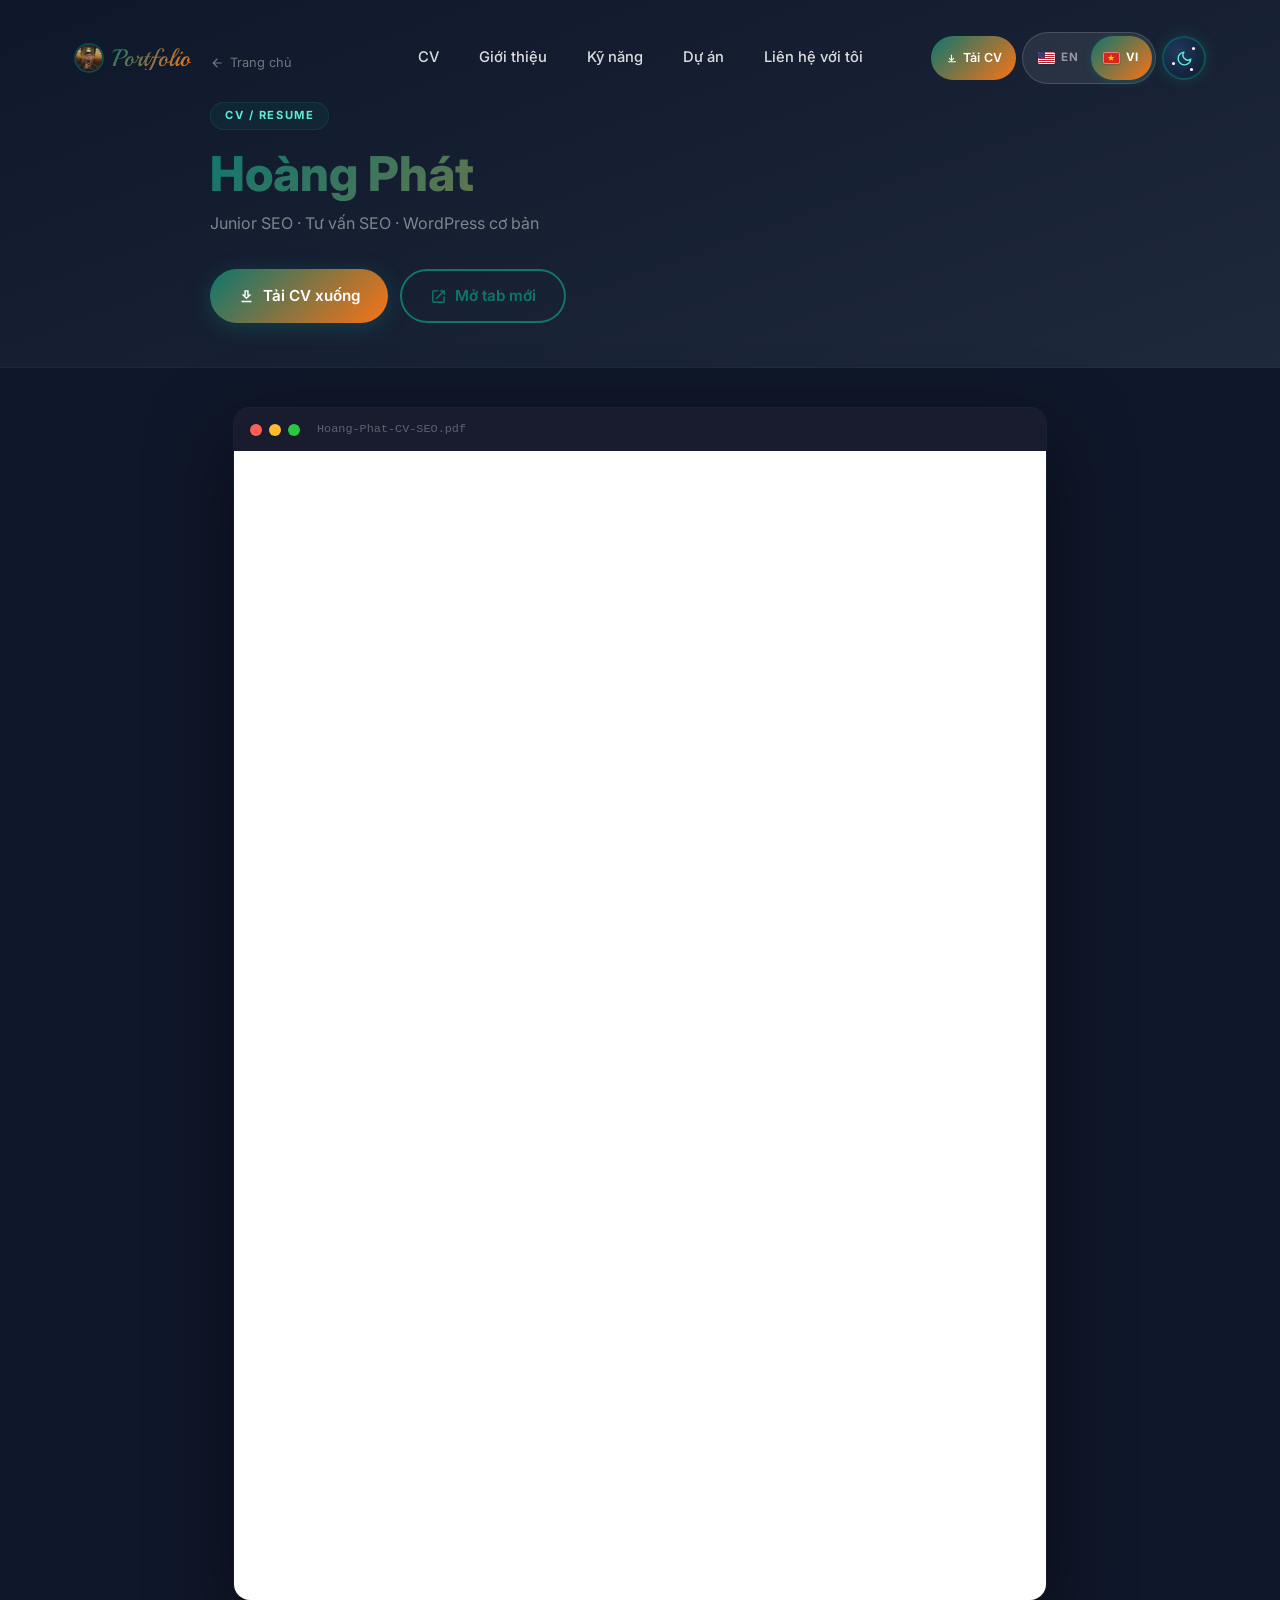
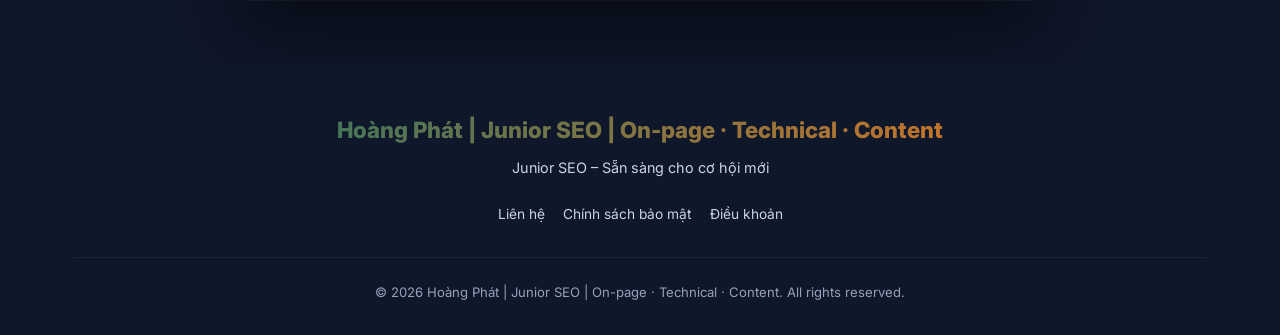
<file: cv/index.html>
<!DOCTYPE html>
<html lang="vi" itemscope itemtype="https://schema.org/WebPage">
<head>
    <meta charset="UTF-8">
    <meta name="viewport" content="width=device-width, initial-scale=1.0">
    <meta http-equiv="X-UA-Compatible" content="IE=edge">
    <meta name="theme-color" content="#0f172a" media="(prefers-color-scheme: dark)">
    <meta name="theme-color" content="#f8fafc" media="(prefers-color-scheme: light)">

    
    <!-- Primary Meta Tags -->
    <title>CV Hoàng Phát | Junior SEO</title>
    <meta name="title"       content="CV Hoàng Phát | Junior SEO">
    <meta name="description" content="Xem và tải CV Junior SEO của Hoàng Phát, bao gồm kinh nghiệm Content SEO, On-page SEO, Technical SEO, tư vấn SEO và thiết kế website WordPress cơ bản.">
    <meta name="keywords"    content="Junior SEO, chuyên gia SEO, SEO freelancer Hồ Chí Minh, tối ưu hóa công cụ tìm kiếm, On-page SEO, Technical SEO, Link Building, Google Analytics">
    <meta name="author"      content="Hoàng Phát">
    <meta name="robots"      content="index, follow, max-snippet:-1, max-image-preview:large, max-video-preview:-1">
    <link rel="canonical"    href="/cv/">
        <link rel="alternate" href="/cv/" hreflang="vi">
        <link rel="alternate" href="/cv/" hreflang="en">
            <link rel="alternate" href="/cv/" hreflang="x-default">
    
    <!-- Open Graph -->
    <meta property="og:type"        content="website">
    <meta property="og:url"         content="/cv/">
    <meta property="og:title"       content="CV Hoàng Phát | Junior SEO">
    <meta property="og:description" content="Xem và tải CV Junior SEO của Hoàng Phát, bao gồm kinh nghiệm Content SEO, On-page SEO, Technical SEO, tư vấn SEO và thiết kế website WordPress cơ bản.">
    <meta property="og:image"       content="/images/avatar_new_face.jpg">
    <meta property="og:image:width"  content="724">
    <meta property="og:image:height" content="1024">
    <meta property="og:image:alt"    content="Hoàng Phát – Junior SEO CV">
    <meta property="og:locale"      content="vi_VN">
    <meta property="og:site_name"   content="Hoàng Phát – SEO Portfolio">
    
    <!-- Twitter Card -->
    <meta name="twitter:card"        content="summary_large_image">
    <meta name="twitter:url"         content="/cv/">
    <meta name="twitter:title"       content="CV Hoàng Phát | Junior SEO">
    <meta name="twitter:description" content="Xem và tải CV Junior SEO của Hoàng Phát, bao gồm kinh nghiệm Content SEO, On-page SEO, Technical SEO, tư vấn SEO và thiết kế website WordPress cơ bản.">
    <meta name="twitter:image"       content="/images/avatar_new_face.jpg">

    <!-- JSON-LD: Person Schema -->
    <script type="application/ld+json">
    {
        "@context": "https://schema.org",
        "@type": "Person",
        "name": "Hoàng Phát",
        "url": "/",
        "image": "/images/avatar_new_face.jpg",
        "jobTitle": "Junior SEO",
        "description": "Portfolio Hoàng Phát - Junior SEO với 2+ năm kinh nghiệm tăng organic traffic, cải thiện từ khóa và tối ưu Technical SEO.",
        "address": {
            "@type": "PostalAddress",
            "addressLocality": "Hồ Chí Minh",
            "addressCountry": "VN"
        },
        "email": "tinhnghich17@gmail.com",
        "telephone": "+84939813645",
        "birthDate": "2004-05-31",
        "knowsAbout": [
            "Search Engine Optimization",
            "On-page SEO",
            "Technical SEO",
            "Link Building",
            "Content Strategy",
            "Google Analytics",
            "Google Search Console",
            "Keyword Research"
        ]
    }
    </script>

    <!-- JSON-LD: WebSite Schema -->
    <script type="application/ld+json">
    {
        "@context": "https://schema.org",
        "@type": "WebSite",
        "name": "Hoàng Phát - SEO Portfolio",
        "url": "/",
        "description": "Portfolio Hoàng Phát - Junior SEO với 2+ năm kinh nghiệm tăng organic traffic, cải thiện từ khóa và tối ưu Technical SEO.",
        "inLanguage": "vi-VN"
    }
    </script>

    <!-- Preconnect + DNS prefetch for performance -->
    <link rel="preconnect" href="https://fonts.googleapis.com">
    <link rel="preconnect" href="https://fonts.gstatic.com" crossorigin>
    <link rel="dns-prefetch" href="//favicon.im">
    <link rel="dns-prefetch" href="//img.icons8.com">
    <link rel="dns-prefetch" href="//cdn.simpleicons.org">
    <link rel="icon" href="/images/avatar_new_face.jpg" sizes="150x150" type="image/jpeg">
    <link rel="apple-touch-icon" href="/images/avatar_new_face.jpg">

    <meta name='robots' content='max-image-preview:large' />
<link rel="preload" as="image" href="/images/avatar_new_face.jpg" fetchpriority="high">
<link rel='dns-prefetch' href='//fonts.googleapis.com' />
<style id='wp-img-auto-sizes-contain-inline-css' type='text/css'>
img:is([sizes=auto i],[sizes^="auto," i]){contain-intrinsic-size:3000px 1500px}
/*# sourceURL=wp-img-auto-sizes-contain-inline-css */
</style>
<link rel='stylesheet' id='google-fonts-css' href='https://fonts.googleapis.com/css2?family=Inter:wght@300;400;500;600;700;800&#038;family=Playball&#038;family=Quantico:wght@400;700&#038;display=swap' type='text/css' media='all' />
<link rel='stylesheet' id='my-portfolio-main-css' href='/assets/css/main.css' type='text/css' media='all' />
</head>
<body class="wp-singular page-template page-template-template-cv page-template-template-cv-php page page-id-74 wp-theme-my-portfolio" itemscope itemtype="https://schema.org/WebPage">

<a class="skip-to-content" href="#main-content">Chuyển đến nội dung chính</a>

<header class="site-header" id="site-header" role="banner">
    <nav class="navbar" role="navigation" aria-label="Menu điều hướng chính">
        <div class="nav-container">
            <a href="/#hero" class="nav-logo" aria-label="Hoàng Phát - Về trang chủ">
                <img src="/images/avatar_new_face.jpg" alt="Hoàng Phát" class="nav-avatar" width="150" height="150">
                <span class="logo-text" aria-hidden="true">Portfolio</span>
            </a>
            <button class="nav-toggle" id="navToggle" aria-label="Mở/đóng menu" aria-expanded="false" aria-controls="navMenu">
                <span></span><span></span><span></span>
            </button>
                        <ul class="nav-menu" id="navMenu" role="menubar">
                <li role="none"><a href="/#cv"       class="nav-link" role="menuitem">CV</a></li>
                <li role="none"><a href="/#about"    class="nav-link" role="menuitem">Giới thiệu</a></li>
                <li role="none"><a href="/#skills"   class="nav-link" role="menuitem">Kỹ năng</a></li>
                <li role="none"><a href="/#projects" class="nav-link" role="menuitem">Dự án</a></li>
                <li role="none"><a href="mailto:tinhnghich17@gmail.com"  class="nav-link" role="menuitem">Liên hệ với tôi</a></li>
            </ul>
            <!-- Right controls: CV + language + theme -->
            <div class="nav-right">
            <a href="/cv/Hoang-Phat-CV-SEO.pdf" class="nav-cv-btn" download="Hoang-Phat-CV-SEO.pdf" aria-label="Tải CV">
                <svg viewBox="0 0 24 24" fill="currentColor" width="13" height="13" aria-hidden="true"><path d="M13 5v8.17l2.59-2.58L17 12l-5 5-5-5 1.41-1.41L11 13.17V5h2zm-7 14v-2h14v2z"/></svg>
                <span>Tải CV</span>
            </a>
            <div class="lang-nav" role="group" aria-label="Language">
            <a href="/cv/" class="lang-nav-btn" hreflang="en" aria-label="English"><span class="lang-flag lang-flag-us" aria-hidden="true"></span><span class="lang-code">EN</span></a><a href="/cv/" class="lang-nav-btn active" hreflang="vi" aria-label="Tiếng Việt"><span class="lang-flag lang-flag-vi" aria-hidden="true"></span><span class="lang-code">VI</span></a>            </div>
            <!-- 3D Flip Theme Toggle -->
            <button class="theme-toggle-3d" id="themeToggle" aria-label="Toggle dark/light mode" title="Chuyển chế độ sáng/tối">
                <div class="theme-toggle-inner">
                    <div class="theme-face theme-face-front">
                        <svg viewBox="0 0 24 24" fill="none" stroke="currentColor" stroke-width="2" stroke-linecap="round" stroke-linejoin="round" width="17" height="17"><path d="M21 12.79A9 9 0 1 1 11.21 3 7 7 0 0 0 21 12.79z"/></svg>
                        <span class="theme-stars"><i></i><i></i><i></i></span>
                    </div>
                    <div class="theme-face theme-face-back">
                        <svg viewBox="0 0 24 24" fill="none" stroke="currentColor" stroke-width="2" stroke-linecap="round" stroke-linejoin="round" width="17" height="17"><circle cx="12" cy="12" r="5"/><line x1="12" y1="1" x2="12" y2="3"/><line x1="12" y1="21" x2="12" y2="23"/><line x1="4.22" y1="4.22" x2="5.64" y2="5.64"/><line x1="18.36" y1="18.36" x2="19.78" y2="19.78"/><line x1="1" y1="12" x2="3" y2="12"/><line x1="21" y1="12" x2="23" y2="12"/><line x1="4.22" y1="19.78" x2="5.64" y2="18.36"/><line x1="18.36" y1="5.64" x2="19.78" y2="4.22"/></svg>
                    </div>
                </div>
            </button>
            </div><!-- /.nav-right -->
        </div>
    </nav>
</header>

<main id="main-content" role="main">

<div class="cvp-wrap">

    <!-- Hero -->
    <div class="cvp-hero">
        <div class="cvp-hero-inner">
            <a href="/" class="cvp-back">
                <svg xmlns="http://www.w3.org/2000/svg" viewBox="0 0 24 24" fill="currentColor" width="14" height="14" aria-hidden="true"><path d="M20 11H7.83l5.59-5.59L12 4l-8 8 8 8 1.41-1.41L7.83 13H20v-2z"/></svg>
                Trang chủ            </a>
            <div class="cvp-hero-info">
                <span class="cvp-tag">CV / Resume</span>
                <h1 class="cvp-name">Hoàng Phát</h1>
                <p class="cvp-role">Junior SEO &middot; Tư vấn SEO &middot; WordPress cơ bản</p>
            </div>
            <div class="cvp-actions">
                <a href="/cv/Hoang-Phat-CV-SEO.pdf" download="Hoang-Phat-CV-SEO.pdf" class="btn btn-primary cvp-dl-btn">
                    <svg xmlns="http://www.w3.org/2000/svg" viewBox="0 0 24 24" fill="currentColor" width="17" height="17" aria-hidden="true"><path d="M19 9h-4V3H9v6H5l7 7 7-7zm-8 2V5h2v6h1.17L12 13.17 9.83 11H11zm-6 7h14v2H5z"/></svg>
                    Tải CV xuống                </a>
                <a href="/cv/Hoang-Phat-CV-SEO.pdf" class="btn btn-outline cvp-open-btn" target="_blank" rel="noopener">
                    <svg xmlns="http://www.w3.org/2000/svg" viewBox="0 0 24 24" fill="currentColor" width="17" height="17" aria-hidden="true"><path d="M19 19H5V5h7V3H5a2 2 0 0 0-2 2v14a2 2 0 0 0 2 2h14a2 2 0 0 0 2-2v-7h-2v7zM14 3v2h3.59l-9.83 9.83 1.41 1.41L19 6.41V10h2V3h-7z"/></svg>
                    Mở tab mới                </a>
            </div>
        </div>
    </div>

    <!-- PDF Viewer -->
    <div class="cvp-viewer">
        <div class="cvp-card">
            <div class="cvp-card-bar">
                <span class="cvp-dot cvp-dot-r"></span>
                <span class="cvp-dot cvp-dot-y"></span>
                <span class="cvp-dot cvp-dot-g"></span>
                <span class="cvp-card-bar-name">Hoang-Phat-CV-SEO.pdf</span>
            </div>
            <div class="cvp-frame-wrap">
                <iframe
                    id="cvFrame"
                    src="/cv/Hoang-Phat-CV-SEO.pdf#toolbar=0&view=FitH&scrollbar=0"
                    class="cvp-iframe"
                    title="CV của Hoàng Phát - Junior SEO"
                    loading="lazy"
                ></iframe>
            </div>
        </div>
    </div>

</div><!-- /.cvp-wrap -->

<script>
(function () {
    if (localStorage.getItem('portfolio-theme') === 'light') {
        document.body.classList.add('light-mode');
        var btn = document.getElementById('themeToggle');
        if (btn) btn.classList.add('is-light');
    }
    function resizeCvFrame() {
        var frame = document.getElementById('cvFrame');
        if (!frame) return;
        var w = frame.parentElement.clientWidth;
        frame.style.height = Math.round(w * 1.415) + 'px';
    }
    resizeCvFrame();
    window.addEventListener('resize', resizeCvFrame);
})();
</script>

</main><!-- /#main-content -->

<footer class="site-footer" role="contentinfo" itemscope itemtype="https://schema.org/WPFooter">
        <div class="footer-container">
        <div class="footer-content">
            <p class="footer-name" itemprop="name">Hoàng Phát | Junior SEO | On-page · Technical · Content</p>
            <p class="footer-tagline">Junior SEO &ndash; S&#7861;n s&agrave;ng cho c&#417; h&#7897;i m&#7899;i</p>
<nav class="footer-links" aria-label="Footer links">
                <a href="mailto:tinhnghich17@gmail.com">Li&ecirc;n h&#7879;</a>
                <a href="/privacy-policy/">Ch&iacute;nh s&aacute;ch b&#7843;o m&#7853;t</a>
                <a href="/terms/">&#272;i&#7873;u kho&#7843;n</a>
            </nav>
        </div>
        <p class="footer-copy">&copy; 2026 <span itemprop="author">Hoàng Phát | Junior SEO | On-page · Technical · Content</span>. All rights reserved.</p>
    </div>
</footer>

<script type="text/javascript" id="pll_cookie_script-js-after">
/* <![CDATA[ */
(function() {
				var expirationDate = new Date();
				expirationDate.setTime( expirationDate.getTime() + 31536000 * 1000 );
				document.cookie = "pll_language=vi; expires=" + expirationDate.toUTCString() + "; path=/; secure; SameSite=Lax";
			}());

//# sourceURL=pll_cookie_script-js-after
/* ]]> */
</script>
<script type="text/javascript" id="my-portfolio-js-js-extra">
/* <![CDATA[ */
var portfolioStrings = {"wordRoll":["Junior SEO","On-page SEO","Page Speed SEO"],"formSending":"Đang gửi...","formSubmit":"Gửi tin nhắn","formSuccess":"Yêu cầu của bạn đã được mở trong ứng dụng email. Tôi sẽ phản hồi sớm.","formError":"Không gửi được yêu cầu. Vui lòng gửi email trực tiếp cho tôi.","contactEmail":"tinhnghich17@gmail.com"};
//# sourceURL=my-portfolio-js-js-extra
/* ]]> */
</script>
<script type="text/javascript" src="/assets/js/main.js" id="my-portfolio-js-js"></script>
</body>
</html>
</file>
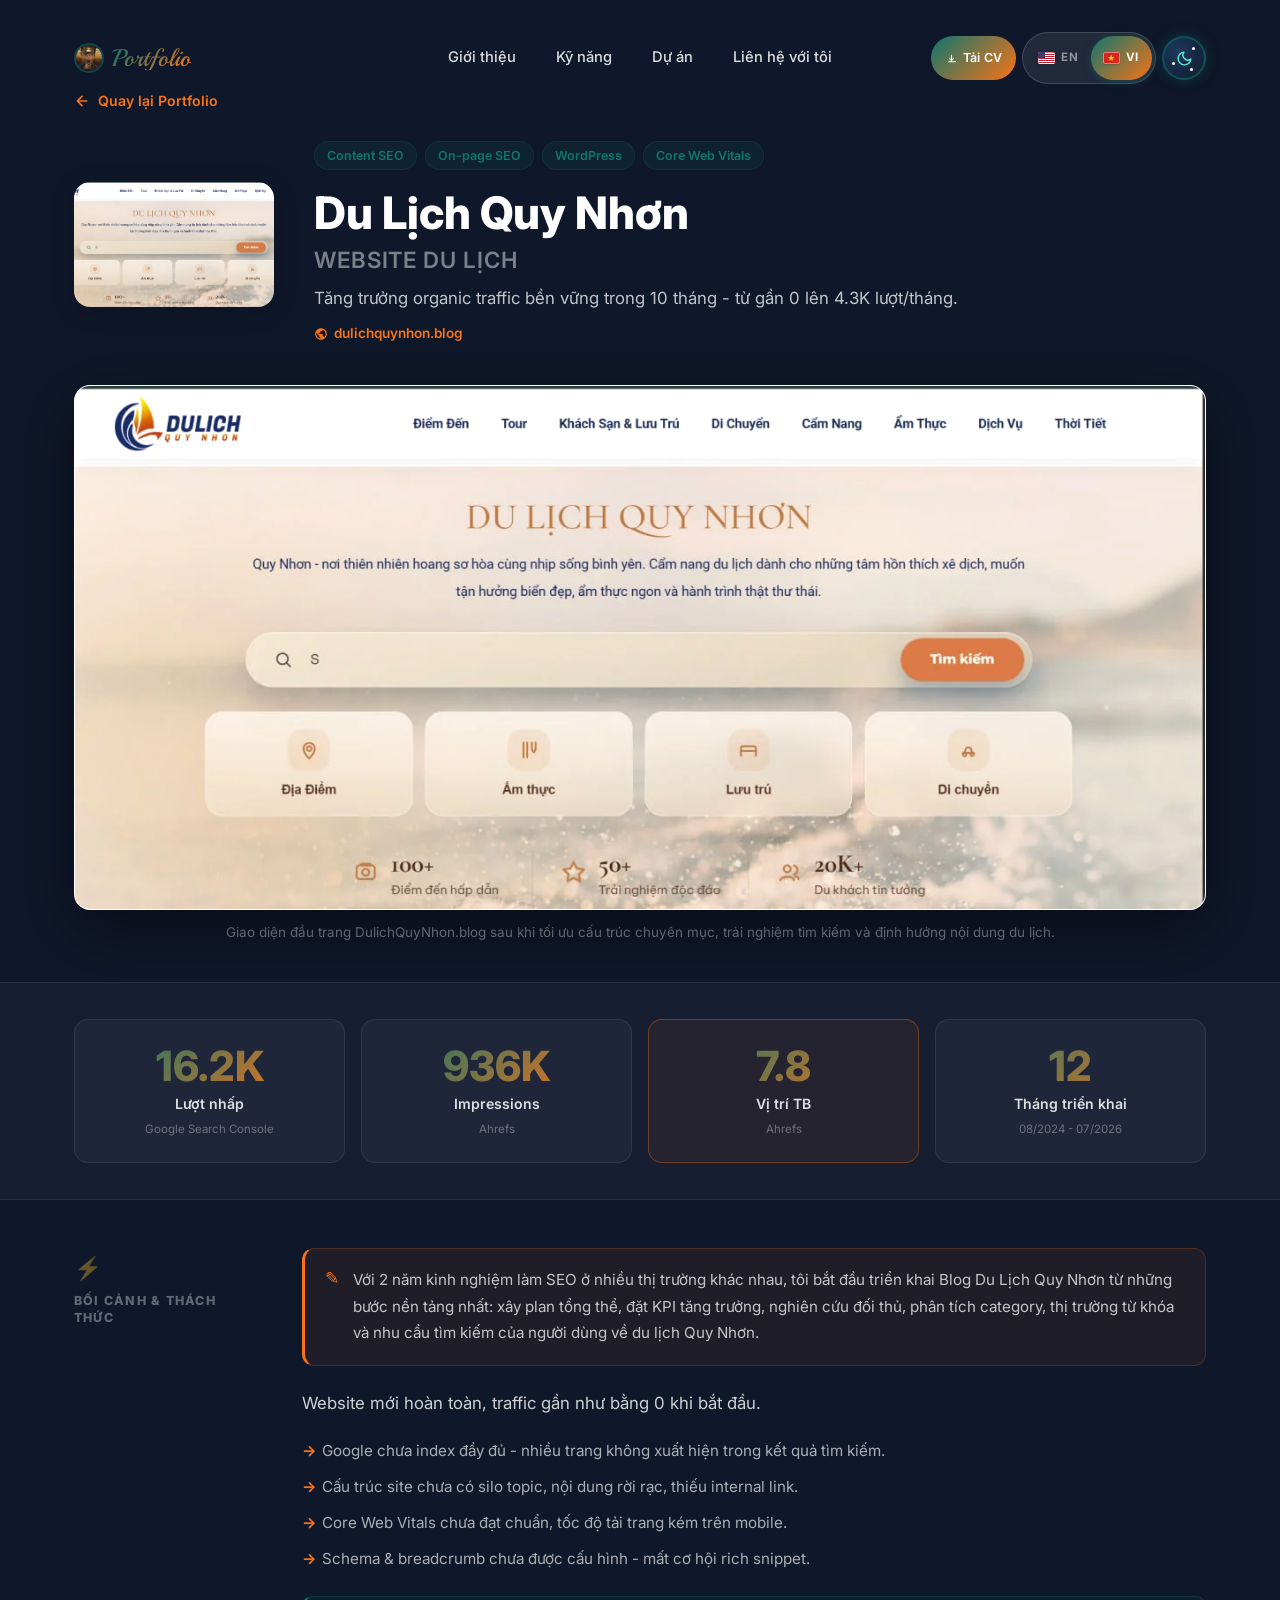
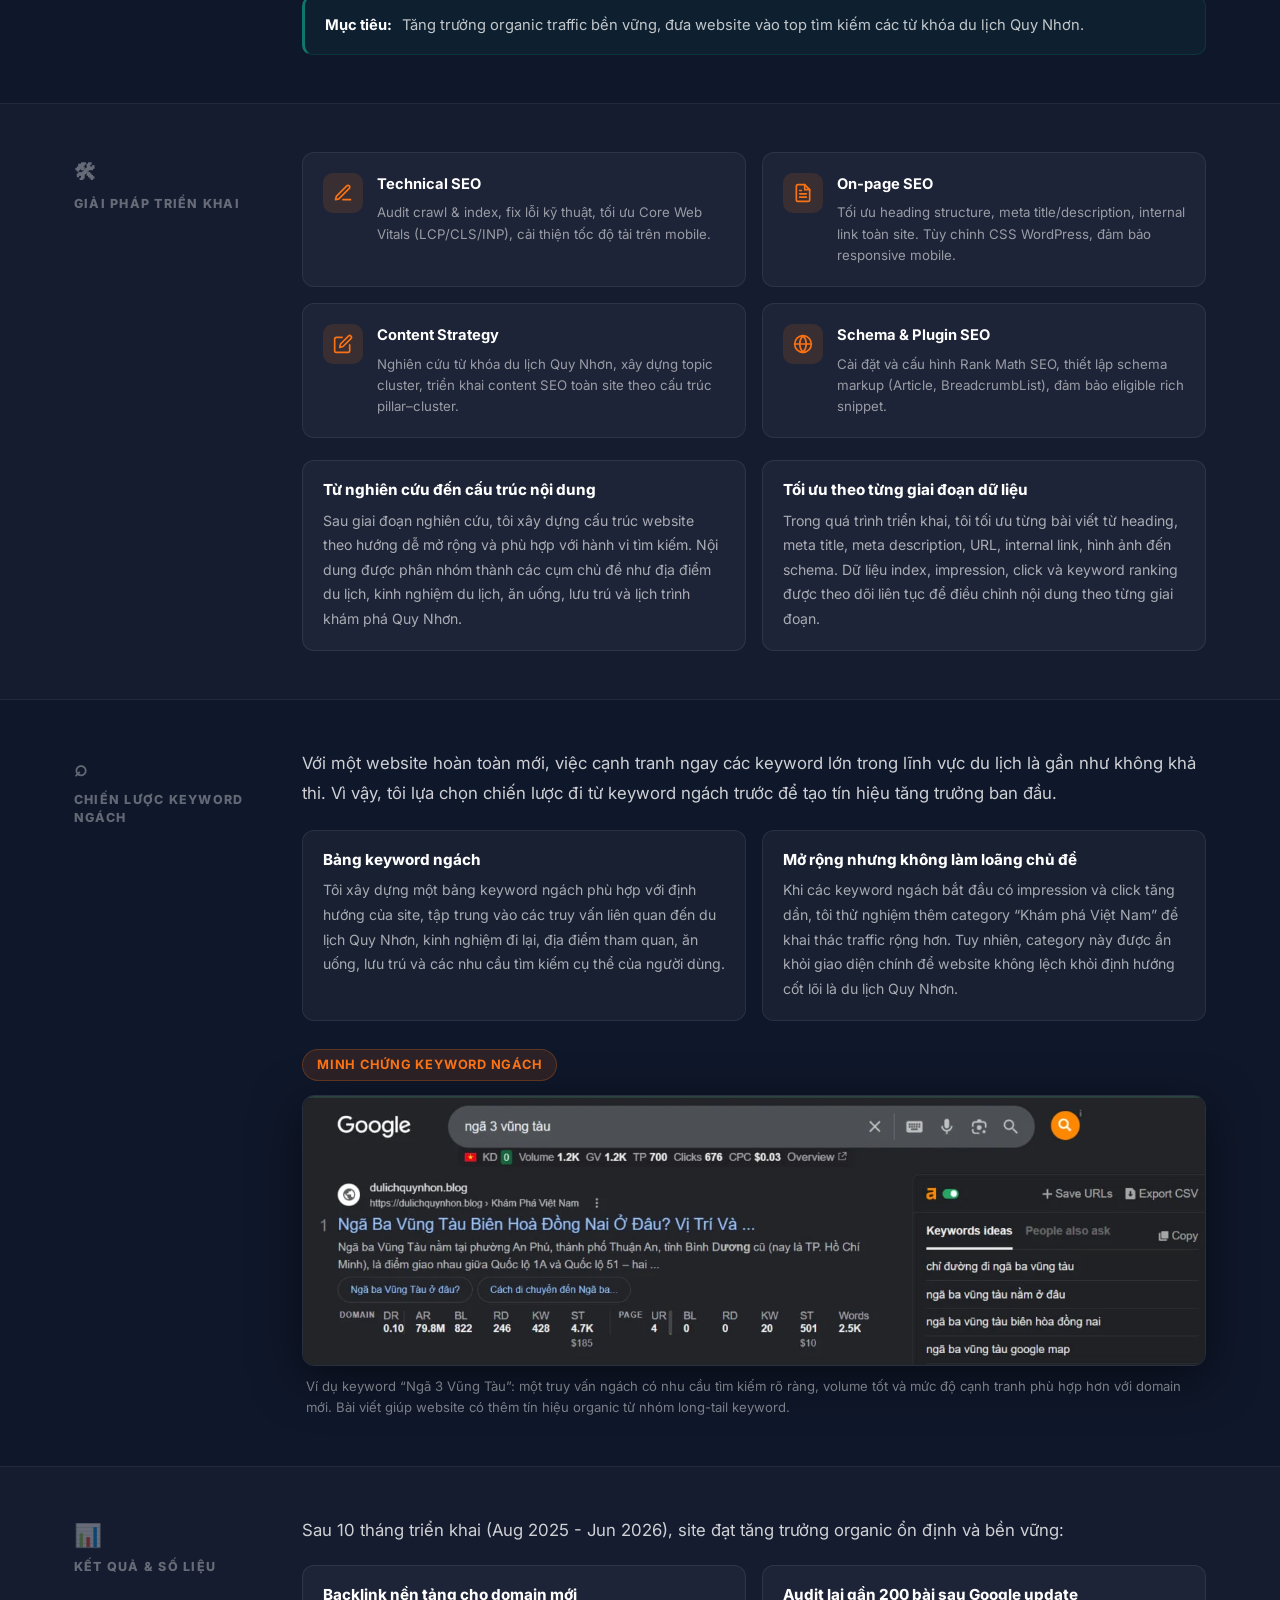
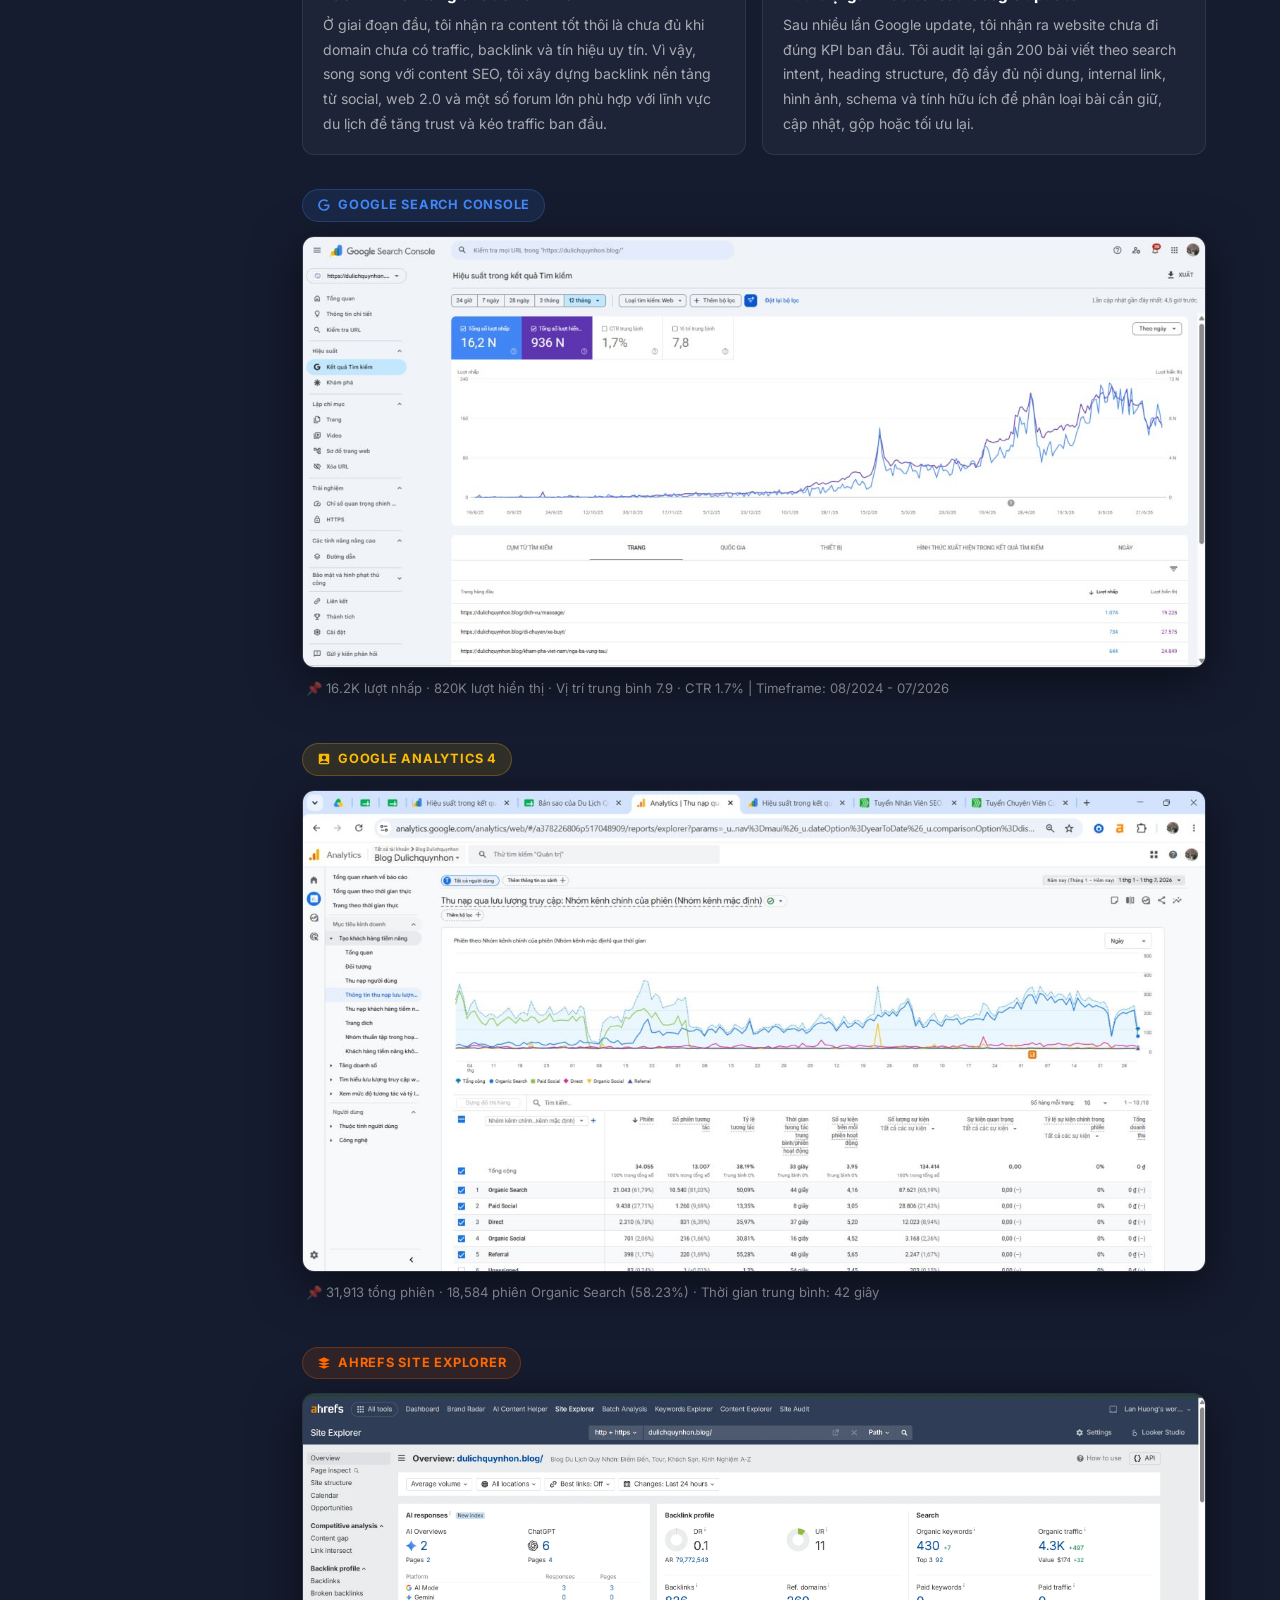
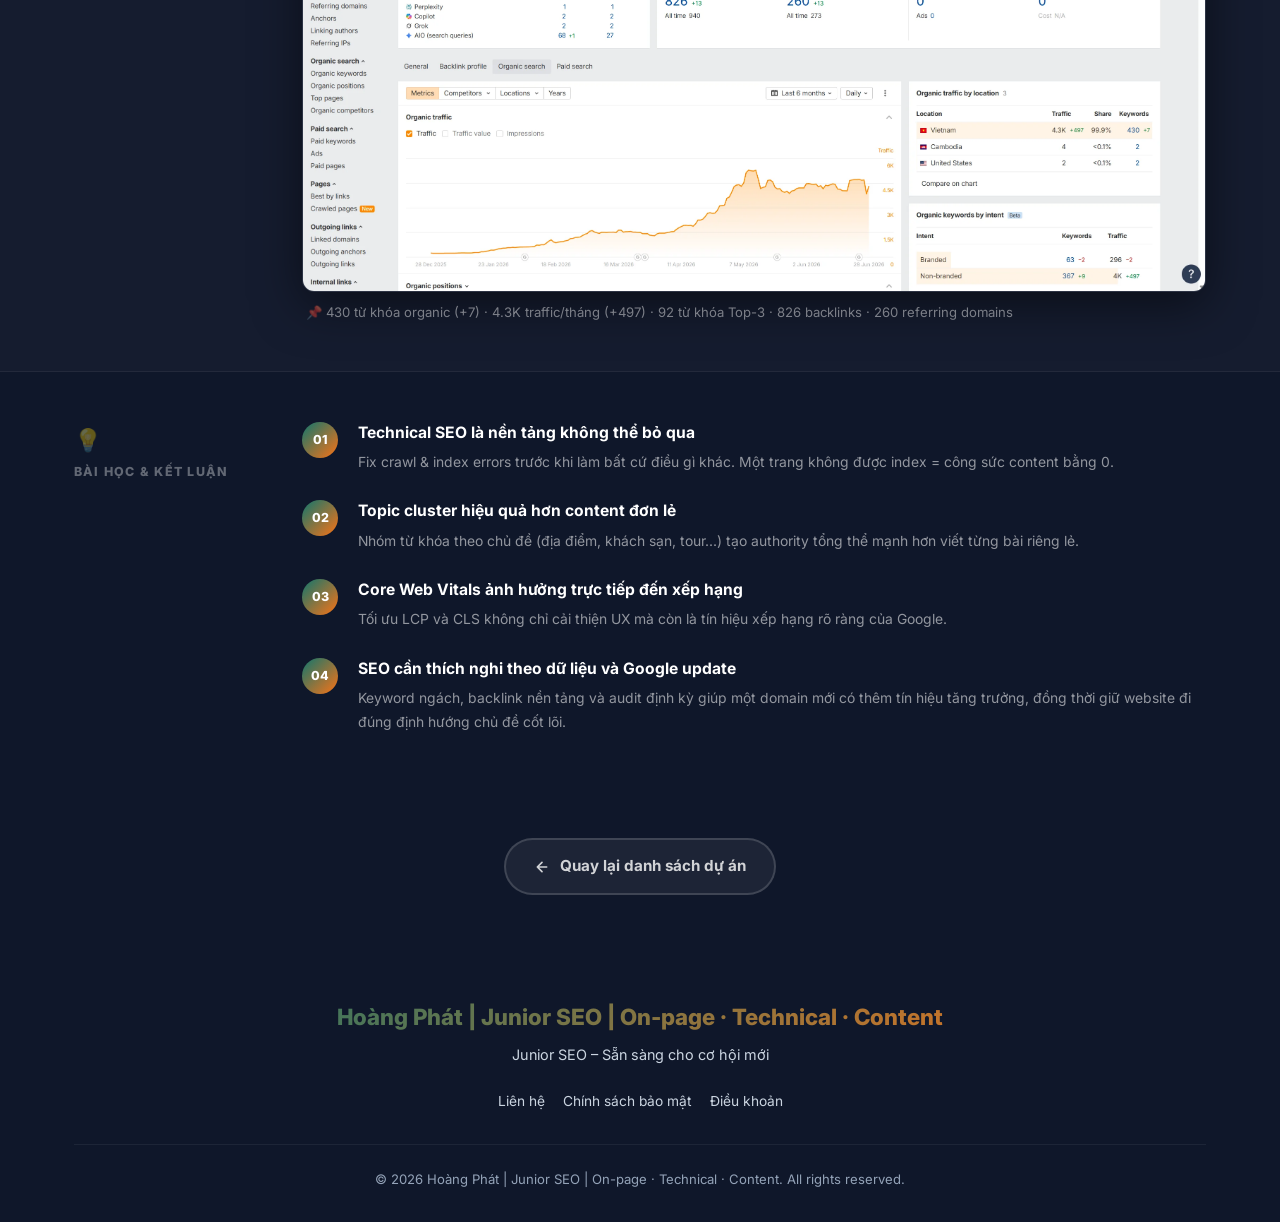
<file: du-lich-quy-nhon/index.html>
﻿<!DOCTYPE html>
<html lang="vi" itemscope itemtype="https://schema.org/WebPage">
<head>
    <meta charset="UTF-8">
    <meta name="viewport" content="width=device-width, initial-scale=1.0">
    <meta http-equiv="X-UA-Compatible" content="IE=edge">
    <meta name="theme-color" content="#0f172a" media="(prefers-color-scheme: dark)">
    <meta name="theme-color" content="#f8fafc" media="(prefers-color-scheme: light)">

    
    <!-- Primary Meta Tags -->
    <title>Case Study SEO Du Lịch Quy Nhơn | Hoàng Phát</title>
    <meta name="title"       content="Case Study SEO Du Lịch Quy Nhơn | Hoàng Phát">
    <meta name="description" content="Case study SEO cho dulichquynhon.blog: 16.2K lượt nhấp, 820K lượt hiển thị, 430 từ khóa organic và tăng trưởng bền vững trong 10 tháng.">
    <meta name="keywords"    content="case study SEO Du Lịch Quy Nhơn, Content SEO, On-page SEO, SEO WordPress, Core Web Vitals">
    <meta name="author"      content="Hoàng Phát">
    <meta name="robots"      content="index, follow, max-snippet:-1, max-image-preview:large, max-video-preview:-1">
    <link rel="canonical"    href="/du-lich-quy-nhon/">
        <link rel="alternate" href="/du-lich-quy-nhon/" hreflang="vi">
        <link rel="alternate" href="/quy-nhon-travel/" hreflang="en">
            <link rel="alternate" href="/du-lich-quy-nhon/" hreflang="x-default">
    
    <!-- Open Graph -->
    <meta property="og:type"        content="article">
    <meta property="og:url"         content="/du-lich-quy-nhon/">
    <meta property="og:title"       content="Case Study SEO Du Lịch Quy Nhơn | Hoàng Phát">
    <meta property="og:description" content="Case study SEO cho dulichquynhon.blog: 16.2K lượt nhấp, 820K lượt hiển thị, 430 từ khóa organic và tăng trưởng bền vững trong 10 tháng.">
    <meta property="og:image"       content="/images/dulichquynhonblog.webp">
    <meta property="og:image:width"  content="1280">
    <meta property="og:image:height" content="593">
    <meta property="og:image:alt"    content="Ảnh đầu trang DulichQuyNhon.blog">
    <meta property="og:locale"      content="vi_VN">
    <meta property="og:site_name"   content="Hoàng Phát – SEO Portfolio">
    
    <!-- Twitter Card -->
    <meta name="twitter:card"        content="summary_large_image">
    <meta name="twitter:url"         content="/du-lich-quy-nhon/">
    <meta name="twitter:title"       content="Case Study SEO Du Lịch Quy Nhơn | Hoàng Phát">
    <meta name="twitter:description" content="Case study SEO cho dulichquynhon.blog: 16.2K lượt nhấp, 820K lượt hiển thị, 430 từ khóa organic và tăng trưởng bền vững trong 10 tháng.">
    <meta name="twitter:image"       content="/images/dulichquynhonblog.webp">

    <!-- JSON-LD: Person Schema -->
    <script type="application/ld+json">
    {
        "@context": "https://schema.org",
        "@type": "Person",
        "name": "Hoàng Phát",
        "url": "/",
        "image": "/images/dulichquynhonblog.webp",
        "jobTitle": "Junior SEO",
        "description": "Portfolio Hoàng Phát - Junior SEO với 2+ năm kinh nghiệm tăng organic traffic, cải thiện từ khóa và tối ưu Technical SEO.",
        "address": {
            "@type": "PostalAddress",
            "addressLocality": "Hồ Chí Minh",
            "addressCountry": "VN"
        },
        "email": "tinhnghich17@gmail.com",
        "telephone": "+84939813645",
        "knowsAbout": [
            "Search Engine Optimization",
            "On-page SEO",
            "Technical SEO",
            "Link Building",
            "Content Strategy",
            "Google Analytics",
            "Google Search Console",
            "Keyword Research"
        ]
    }
    </script>

    <!-- JSON-LD: WebSite Schema -->
    <script type="application/ld+json">
    {
        "@context": "https://schema.org",
        "@type": "WebSite",
        "name": "Hoàng Phát - SEO Portfolio",
        "url": "/",
        "description": "Portfolio Hoàng Phát - Junior SEO với 2+ năm kinh nghiệm tăng organic traffic, cải thiện từ khóa và tối ưu Technical SEO.",
        "inLanguage": "vi-VN"
    }
    </script>

    <!-- Preconnect + DNS prefetch for performance -->
    <link rel="preconnect" href="https://fonts.googleapis.com">
    <link rel="preconnect" href="https://fonts.gstatic.com" crossorigin>
    <link rel="dns-prefetch" href="//favicon.im">
    <link rel="dns-prefetch" href="//img.icons8.com">
    <link rel="dns-prefetch" href="//cdn.simpleicons.org">
    <link rel="icon" href="/images/avatar_new_face.jpg" sizes="150x150" type="image/jpeg">
    <link rel="apple-touch-icon" href="/images/avatar_new_face.jpg">

    <meta name='robots' content='max-image-preview:large' />
<link rel="alternate" href="/quy-nhon-travel/" hreflang="en" />
<link rel="alternate" href="/du-lich-quy-nhon/" hreflang="vi" />
<link rel="preload" as="image" href="/images/dulichquynhonblog.webp" fetchpriority="high">
<link rel='dns-prefetch' href='//fonts.googleapis.com' />
<style id='wp-img-auto-sizes-contain-inline-css' type='text/css'>
img:is([sizes=auto i],[sizes^="auto," i]){contain-intrinsic-size:3000px 1500px}
/*# sourceURL=wp-img-auto-sizes-contain-inline-css */
</style>
<link rel='stylesheet' id='google-fonts-css' href='https://fonts.googleapis.com/css2?family=Inter:wght@300;400;500;600;700;800&#038;family=Playball&#038;family=Quantico:wght@400;700&#038;display=swap' type='text/css' media='all' />
<link rel='stylesheet' id='my-portfolio-main-css' href='/assets/css/main.css' type='text/css' media='all' />
</head>
<body class="wp-singular wp-theme-my-portfolio template-default single virtual-project-page project-du-lich-quy-nhon" itemscope itemtype="https://schema.org/WebPage">

<a class="skip-to-content" href="#main-content">Chuyển đến nội dung chính</a>

<header class="site-header" id="site-header" role="banner">
    <nav class="navbar" role="navigation" aria-label="Menu điều hướng chính">
        <div class="nav-container">
            <a href="/#hero" class="nav-logo" aria-label="Hoàng Phát - Về trang chủ">
                <img src="/images/avatar_new_face.jpg" alt="Hoàng Phát" class="nav-avatar" width="150" height="150">
                <span class="logo-text" aria-hidden="true">Portfolio</span>
            </a>
            <button class="nav-toggle" id="navToggle" aria-label="Mở/đóng menu" aria-expanded="false" aria-controls="navMenu">
                <span></span><span></span><span></span>
            </button>
                        <ul class="nav-menu" id="navMenu" role="menubar">
                <li role="none"><a href="/#about"    class="nav-link" role="menuitem">Giới thiệu</a></li>
                <li role="none"><a href="/#skills"   class="nav-link" role="menuitem">Kỹ năng</a></li>
                <li role="none"><a href="/#projects" class="nav-link" role="menuitem">Dự án</a></li>
                <li role="none"><a href="mailto:tinhnghich17@gmail.com"  class="nav-link" role="menuitem">Liên hệ với tôi</a></li>
            </ul>
            <!-- Right controls: CV + language + theme -->
            <div class="nav-right">
            <a href="/cv/Hoang-Phat-CV-SEO.pdf" class="nav-cv-btn" download="Hoang-Phat-CV-SEO.pdf" aria-label="Tải CV">
                <svg viewBox="0 0 24 24" fill="currentColor" width="13" height="13" aria-hidden="true"><path d="M13 5v8.17l2.59-2.58L17 12l-5 5-5-5 1.41-1.41L11 13.17V5h2zm-7 14v-2h14v2z"/></svg>
                <span>Tải CV</span>
            </a>
            <div class="lang-nav" role="group" aria-label="Language">
            <a href="/quy-nhon-travel/" class="lang-nav-btn" hreflang="en" aria-label="English"><span class="lang-flag lang-flag-us" aria-hidden="true"></span><span class="lang-code">EN</span></a><a href="/du-lich-quy-nhon/" class="lang-nav-btn active" hreflang="vi" aria-label="Tiếng Việt"><span class="lang-flag lang-flag-vi" aria-hidden="true"></span><span class="lang-code">VI</span></a>            </div>
            <!-- 3D Flip Theme Toggle -->
            <button class="theme-toggle-3d" id="themeToggle" aria-label="Toggle dark/light mode" title="Chuyển chế độ sáng/tối">
                <div class="theme-toggle-inner">
                    <div class="theme-face theme-face-front">
                        <svg viewBox="0 0 24 24" fill="none" stroke="currentColor" stroke-width="2" stroke-linecap="round" stroke-linejoin="round" width="17" height="17"><path d="M21 12.79A9 9 0 1 1 11.21 3 7 7 0 0 0 21 12.79z"/></svg>
                        <span class="theme-stars"><i></i><i></i><i></i></span>
                    </div>
                    <div class="theme-face theme-face-back">
                        <svg viewBox="0 0 24 24" fill="none" stroke="currentColor" stroke-width="2" stroke-linecap="round" stroke-linejoin="round" width="17" height="17"><circle cx="12" cy="12" r="5"/><line x1="12" y1="1" x2="12" y2="3"/><line x1="12" y1="21" x2="12" y2="23"/><line x1="4.22" y1="4.22" x2="5.64" y2="5.64"/><line x1="18.36" y1="18.36" x2="19.78" y2="19.78"/><line x1="1" y1="12" x2="3" y2="12"/><line x1="21" y1="12" x2="23" y2="12"/><line x1="4.22" y1="19.78" x2="5.64" y2="18.36"/><line x1="18.36" y1="5.64" x2="19.78" y2="4.22"/></svg>
                    </div>
                </div>
            </button>
            </div><!-- /.nav-right -->
        </div>
    </nav>
</header>

<main id="main-content" role="main">
<div class="cs-page">

    <!-- ① HERO -->
    <section class="cs-hero">
        <div class="container">
            <a href="/#projects" class="cs-back">
                <svg width="16" height="16" viewBox="0 0 24 24" fill="none" stroke="currentColor" stroke-width="2.5" stroke-linecap="round" stroke-linejoin="round"><path d="M19 12H5M12 5l-7 7 7 7"/></svg>
                Quay lại Portfolio            </a>

            <div class="cs-hero-inner">
                <div class="cs-logo-wrap cs-logo-shot">
                    <img src="/images/dulichquynhonblog.webp"
                         alt="Giao diện website Du Lịch Quy Nhơn" width="1280" height="593" loading="eager">
                </div>
                <div class="cs-hero-text">
                    <div class="cs-tags">
                        <span>Content SEO</span><span>On-page SEO</span>
                        <span>WordPress</span><span>Core Web Vitals</span>
                    </div>
                    <h1 class="cs-title">
                        Du Lịch Quy Nhơn                        <span class="cs-title-sub">Website du lịch</span>
                    </h1>
                    <p class="cs-hero-lead">
                        Tăng trưởng organic traffic bền vững trong 10 tháng - từ gần 0 lên 4.3K lượt/tháng.                    </p>
                    <p class="cs-domain">
                        <svg width="14" height="14" viewBox="0 0 24 24" fill="currentColor"><path d="M12 2C6.48 2 2 6.48 2 12s4.48 10 10 10 10-4.48 10-10S17.52 2 12 2zm-1 17.93c-3.95-.49-7-3.85-7-7.93 0-.62.08-1.21.21-1.79L9 15v1c0 1.1.9 2 2 2v1.93zm6.9-2.54c-.26-.81-1-1.39-1.9-1.39h-1v-3c0-.55-.45-1-1-1H8v-2h2c.55 0 1-.45 1-1V7h2c1.1 0 2-.9 2-2v-.41c2.93 1.19 5 4.06 5 7.41 0 2.08-.8 3.97-2.1 5.39z"/></svg>
                        dulichquynhon.blog
                    </p>
                </div>
            </div>

            <figure class="cs-hero-preview cs-hero-preview-quynhon">
                <img src="/images/dulichquynhonblog.webp"
                     alt="Ảnh đầu trang DulichQuyNhon.blog"
                     width="1280" height="593"
                     loading="eager"
                     fetchpriority="high">
                <figcaption>
                    Giao diện đầu trang DulichQuyNhon.blog sau khi tối ưu cấu trúc chuyên mục, trải nghiệm tìm kiếm và định hướng nội dung du lịch.                </figcaption>
            </figure>
        </div>
    </section>

    <!-- ② KEY METRICS -->
    <section class="cs-metrics">
        <div class="container">
            <div class="cs-metrics-grid">
                <div class="cs-metric-card">
                    <span class="cs-m-num">16.2K</span>
                    <span class="cs-m-label">Lượt nhấp</span>
                    <span class="cs-m-src">Google Search Console</span>
                </div>
                <div class="cs-metric-card">
                    <span class="cs-m-num">936K</span><span class="cs-m-label">Impressions</span>
                    <span class="cs-m-src">Ahrefs</span>
                </div>
                <div class="cs-metric-card cs-metric-accent">
                    <span class="cs-m-num">7.8</span><span class="cs-m-label">Vị trí TB</span>
                    <span class="cs-m-src">Ahrefs</span>
                </div>
                <div class="cs-metric-card">
                    <span class="cs-m-num">12</span><span class="cs-m-label">Tháng triển khai</span>
                    <span class="cs-m-src">08/2024 - 07/2026</span>
                </div>
            </div>
        </div>
    </section>

    <!-- ③ CHALLENGE -->
    <section class="cs-section">
        <div class="container cs-two-col">
            <div class="cs-section-label">
                <span class="cs-label-icon">⚡</span>
                Bối cảnh & Thách thức            </div>
            <div class="cs-section-body">
                <div class="cs-content-slot">
                    <span class="cs-content-slot-icon" aria-hidden="true">✎</span>
                    <div class="cs-content-slot-body">
                        <p>Với 2 năm kinh nghiệm làm SEO ở nhiều thị trường khác nhau, tôi bắt đầu triển khai Blog Du Lịch Quy Nhơn từ những bước nền tảng nhất: xây plan tổng thể, đặt KPI tăng trưởng, nghiên cứu đối thủ, phân tích category, thị trường từ khóa và nhu cầu tìm kiếm của người dùng về du lịch Quy Nhơn.</p>
                    </div>
                </div>
                <p class="cs-lead">Website mới hoàn toàn, traffic gần như bằng 0 khi bắt đầu.</p>
                <ul class="cs-list">
                    <li>Google chưa index đầy đủ - nhiều trang không xuất hiện trong kết quả tìm kiếm.</li>
                    <li>Cấu trúc site chưa có silo topic, nội dung rời rạc, thiếu internal link.</li>
                    <li>Core Web Vitals chưa đạt chuẩn, tốc độ tải trang kém trên mobile.</li>
                    <li>Schema & breadcrumb chưa được cấu hình - mất cơ hội rich snippet.</li>
                </ul>
                <div class="cs-goal-box">
                    <strong>Mục tiêu:</strong>
                    Tăng trưởng organic traffic bền vững, đưa website vào top tìm kiếm các từ khóa du lịch Quy Nhơn.                </div>
            </div>
        </div>
    </section>

    <!-- ④ SOLUTION -->
    <section class="cs-section cs-section-alt">
        <div class="container cs-two-col">
            <div class="cs-section-label">
                <span class="cs-label-icon">🛠</span>
                Giải pháp triển khai            </div>
            <div class="cs-section-body">
                <div class="cs-solution-grid">
                    <div class="cs-sol-card">
                        <div class="cs-sol-icon">
                            <svg viewBox="0 0 24 24" fill="none" stroke="currentColor" stroke-width="2" stroke-linecap="round" stroke-linejoin="round" width="20" height="20"><path d="M12 20h9"/><path d="M16.5 3.5a2.121 2.121 0 013 3L7 19l-4 1 1-4L16.5 3.5z"/></svg>
                        </div>
                        <div>
                            <h3>Technical SEO</h3>
                            <p>Audit crawl & index, fix lỗi kỹ thuật, tối ưu Core Web Vitals (LCP/CLS/INP), cải thiện tốc độ tải trên mobile.</p>
                        </div>
                    </div>
                    <div class="cs-sol-card">
                        <div class="cs-sol-icon">
                            <svg viewBox="0 0 24 24" fill="none" stroke="currentColor" stroke-width="2" stroke-linecap="round" stroke-linejoin="round" width="20" height="20"><path d="M14 2H6a2 2 0 00-2 2v16a2 2 0 002 2h12a2 2 0 002-2V8z"/><polyline points="14 2 14 8 20 8"/><line x1="16" y1="13" x2="8" y2="13"/><line x1="16" y1="17" x2="8" y2="17"/><polyline points="10 9 9 9 8 9"/></svg>
                        </div>
                        <div>
                            <h3>On-page SEO</h3>
                            <p>Tối ưu heading structure, meta title/description, internal link toàn site. Tùy chỉnh CSS WordPress, đảm bảo responsive mobile.</p>
                        </div>
                    </div>
                    <div class="cs-sol-card">
                        <div class="cs-sol-icon">
                            <svg viewBox="0 0 24 24" fill="none" stroke="currentColor" stroke-width="2" stroke-linecap="round" stroke-linejoin="round" width="20" height="20"><path d="M11 4H4a2 2 0 00-2 2v14a2 2 0 002 2h14a2 2 0 002-2v-7"/><path d="M18.5 2.5a2.121 2.121 0 013 3L12 15l-4 1 1-4 9.5-9.5z"/></svg>
                        </div>
                        <div>
                            <h3>Content Strategy</h3>
                            <p>Nghiên cứu từ khóa du lịch Quy Nhơn, xây dựng topic cluster, triển khai content SEO toàn site theo cấu trúc pillar–cluster.</p>
                        </div>
                    </div>
                    <div class="cs-sol-card">
                        <div class="cs-sol-icon">
                            <svg viewBox="0 0 24 24" fill="none" stroke="currentColor" stroke-width="2" stroke-linecap="round" stroke-linejoin="round" width="20" height="20"><circle cx="12" cy="12" r="10"/><line x1="2" y1="12" x2="22" y2="12"/><path d="M12 2a15.3 15.3 0 014 10 15.3 15.3 0 01-4 10 15.3 15.3 0 01-4-10 15.3 15.3 0 014-10z"/></svg>
                        </div>
                        <div>
                            <h3>Schema & Plugin SEO</h3>
                            <p>Cài đặt và cấu hình Rank Math SEO, thiết lập schema markup (Article, BreadcrumbList), đảm bảo eligible rich snippet.</p>
                        </div>
                    </div>
                </div>
                <div class="cs-story-grid">
                    <div class="cs-story-card">
                        <h3>Từ nghiên cứu đến cấu trúc nội dung</h3>
                        <p>Sau giai đoạn nghiên cứu, tôi xây dựng cấu trúc website theo hướng dễ mở rộng và phù hợp với hành vi tìm kiếm. Nội dung được phân nhóm thành các cụm chủ đề như địa điểm du lịch, kinh nghiệm du lịch, ăn uống, lưu trú và lịch trình khám phá Quy Nhơn.</p>
                    </div>
                    <div class="cs-story-card">
                        <h3>Tối ưu theo từng giai đoạn dữ liệu</h3>
                        <p>Trong quá trình triển khai, tôi tối ưu từng bài viết từ heading, meta title, meta description, URL, internal link, hình ảnh đến schema. Dữ liệu index, impression, click và keyword ranking được theo dõi liên tục để điều chỉnh nội dung theo từng giai đoạn.</p>
                    </div>
                </div>
            </div>
        </div>
    </section>

    <!-- KEYWORD STRATEGY -->
    <section class="cs-section">
        <div class="container cs-two-col">
            <div class="cs-section-label">
                <span class="cs-label-icon">⌕</span>
                Chiến lược keyword ngách            </div>
            <div class="cs-section-body">
                <p class="cs-lead">Với một website hoàn toàn mới, việc cạnh tranh ngay các keyword lớn trong lĩnh vực du lịch là gần như không khả thi. Vì vậy, tôi lựa chọn chiến lược đi từ keyword ngách trước để tạo tín hiệu tăng trưởng ban đầu.</p>
                <div class="cs-story-grid">
                    <div class="cs-story-card">
                        <h3>Bảng keyword ngách</h3>
                        <p>Tôi xây dựng một bảng keyword ngách phù hợp với định hướng của site, tập trung vào các truy vấn liên quan đến du lịch Quy Nhơn, kinh nghiệm đi lại, địa điểm tham quan, ăn uống, lưu trú và các nhu cầu tìm kiếm cụ thể của người dùng.</p>
                    </div>
                    <div class="cs-story-card">
                        <h3>Mở rộng nhưng không làm loãng chủ đề</h3>
                        <p>Khi các keyword ngách bắt đầu có impression và click tăng dần, tôi thử nghiệm thêm category “Khám phá Việt Nam” để khai thác traffic rộng hơn. Tuy nhiên, category này được ẩn khỏi giao diện chính để website không lệch khỏi định hướng cốt lõi là du lịch Quy Nhơn.</p>
                    </div>
                </div>
                <div class="cs-screenshot-block cs-keyword-proof">
                    <div class="cs-screenshot-badge cs-badge-site">
                        Minh chứng keyword ngách                    </div>
                    <figure class="cs-fig">
                        <img src="/images/nga3vungtau.webp"
                             alt="Minh chứng keyword ngách Ngã 3 Vũng Tàu trên Google"
                             loading="lazy">
                        <figcaption>
                            Ví dụ keyword “Ngã 3 Vũng Tàu”: một truy vấn ngách có nhu cầu tìm kiếm rõ ràng, volume tốt và mức độ cạnh tranh phù hợp hơn với domain mới. Bài viết giúp website có thêm tín hiệu organic từ nhóm long-tail keyword.                        </figcaption>
                    </figure>
                </div>
            </div>
        </div>
    </section>

    <!-- ⑤ RESULTS + IMAGES -->
    <section class="cs-section cs-section-alt">
        <div class="container cs-two-col">
            <div class="cs-section-label">
                <span class="cs-label-icon">📊</span>
                Kết quả & Số liệu            </div>
            <div class="cs-section-body">
                <p class="cs-lead">Sau 10 tháng triển khai (Aug 2025 - Jun 2026), site đạt tăng trưởng organic ổn định và bền vững:</p>

                <div class="cs-story-grid cs-story-grid-results">
                    <div class="cs-story-card">
                        <h3>Backlink nền tảng cho domain mới</h3>
                        <p>Ở giai đoạn đầu, tôi nhận ra content tốt thôi là chưa đủ khi domain chưa có traffic, backlink và tín hiệu uy tín. Vì vậy, song song với content SEO, tôi xây dựng backlink nền tảng từ social, web 2.0 và một số forum lớn phù hợp với lĩnh vực du lịch để tăng trust và kéo traffic ban đầu.</p>
                    </div>
                    <div class="cs-story-card">
                        <h3>Audit lại gần 200 bài sau Google update</h3>
                        <p>Sau nhiều lần Google update, tôi nhận ra website chưa đi đúng KPI ban đầu. Tôi audit lại gần 200 bài viết theo search intent, heading structure, độ đầy đủ nội dung, internal link, hình ảnh, schema và tính hữu ích để phân loại bài cần giữ, cập nhật, gộp hoặc tối ưu lại.</p>
                    </div>
                </div>

                <!-- GSC -->
                <div class="cs-screenshot-block">
                    <div class="cs-screenshot-badge cs-badge-gsc">
                        <svg viewBox="0 0 24 24" fill="currentColor" width="14" height="14"><path d="M21.35 11.1h-9.17v2.73h6.51c-.33 3.81-3.5 5.44-6.5 5.44C8.36 19.27 5 16.28 5 12c0-4.2 3.29-7.27 7.19-7.27 3.09 0 4.9 1.97 4.9 1.97L19 4.72S16.56 2 12.1 2C6.42 2 2.03 6.8 2.03 12c0 5.05 4.13 10 10.22 10 5.35 0 9.25-3.67 9.25-9.09 0-1.15-.15-1.81-.15-1.81z"/></svg>
                        Google Search Console
                    </div>
                    <figure class="cs-fig">
                        <img src="/images/quynhon-gsc.jpg"
                             alt="GSC – Du Lịch Quy Nhơn"
                             loading="lazy">
                        <figcaption>
                            📌 16.2K lượt nhấp · 820K lượt hiển thị · Vị trí trung bình 7.9 · CTR 1.7% | Timeframe: 08/2024 - 07/2026                        </figcaption>
                    </figure>
                </div>

                <!-- GA4 -->
                <div class="cs-screenshot-block">
                    <div class="cs-screenshot-badge cs-badge-ga">
                        <svg viewBox="0 0 24 24" fill="currentColor" width="14" height="14"><path d="M19 3H5c-1.1 0-2 .9-2 2v14c0 1.1.9 2 2 2h14c1.1 0 2-.9 2-2V5c0-1.1-.9-2-2-2zm-7 3c1.93 0 3.5 1.57 3.5 3.5S13.93 13 12 13s-3.5-1.57-3.5-3.5S10.07 6 12 6zm7 13H5v-.23c0-.62.28-1.2.76-1.58C7.47 15.82 9.64 15 12 15s4.53.82 6.24 2.19c.48.38.76.97.76 1.58V19z"/></svg>
                        Google Analytics 4
                    </div>
                    <figure class="cs-fig">
                        <img src="/images/quynhon-ga4.jpg"
                             alt="GA4 – Du Lịch Quy Nhơn"
                             loading="lazy">
                        <figcaption>
                            📌 31,913 tổng phiên · 18,584 phiên Organic Search (58.23%) · Thời gian trung bình: 42 giây                        </figcaption>
                    </figure>
                </div>

                <!-- Ahrefs -->
                <div class="cs-screenshot-block">
                    <div class="cs-screenshot-badge cs-badge-ahrefs">
                        <svg viewBox="0 0 24 24" fill="currentColor" width="14" height="14"><path d="M12 2L2 7l10 5 10-5-10-5zM2 17l10 5 10-5M2 12l10 5 10-5"/></svg>
                        Ahrefs Site Explorer
                    </div>
                    <figure class="cs-fig">
                        <img src="/images/dulichquynhon-ahrefs.webp"
                             alt="Ahrefs – Du Lịch Quy Nhơn"
                             loading="lazy">
                        <figcaption>
                            📌 430 từ khóa organic (+7) · 4.3K traffic/tháng (+497) · 92 từ khóa Top-3 · 826 backlinks · 260 referring domains                        </figcaption>
                    </figure>
                </div>

            </div>
        </div>
    </section>

    <!-- ⑥ LESSONS -->
    <section class="cs-section">
        <div class="container cs-two-col">
            <div class="cs-section-label">
                <span class="cs-label-icon">💡</span>
                Bài học & Kết luận            </div>
            <div class="cs-section-body">
                <div class="cs-lessons">
                    <div class="cs-lesson-item">
                        <span class="cs-lesson-num">01</span>
                        <div>
                            <h4>Technical SEO là nền tảng không thể bỏ qua</h4>
                            <p>Fix crawl & index errors trước khi làm bất cứ điều gì khác. Một trang không được index = công sức content bằng 0.</p>
                        </div>
                    </div>
                    <div class="cs-lesson-item">
                        <span class="cs-lesson-num">02</span>
                        <div>
                            <h4>Topic cluster hiệu quả hơn content đơn lẻ</h4>
                            <p>Nhóm từ khóa theo chủ đề (địa điểm, khách sạn, tour...) tạo authority tổng thể mạnh hơn viết từng bài riêng lẻ.</p>
                        </div>
                    </div>
                    <div class="cs-lesson-item">
                        <span class="cs-lesson-num">03</span>
                        <div>
                            <h4>Core Web Vitals ảnh hưởng trực tiếp đến xếp hạng</h4>
                            <p>Tối ưu LCP và CLS không chỉ cải thiện UX mà còn là tín hiệu xếp hạng rõ ràng của Google.</p>
                        </div>
                    </div>
                    <div class="cs-lesson-item">
                        <span class="cs-lesson-num">04</span>
                        <div>
                            <h4>SEO cần thích nghi theo dữ liệu và Google update</h4>
                            <p>Keyword ngách, backlink nền tảng và audit định kỳ giúp một domain mới có thêm tín hiệu tăng trưởng, đồng thời giữ website đi đúng định hướng chủ đề cốt lõi.</p>
                        </div>
                    </div>
                </div>
            </div>
        </div>
    </section>

    <!-- CTA -->
    <section class="cs-cta">
        <div class="container">
            <a href="/#projects" class="cs-cta-btn">
                <svg width="16" height="16" viewBox="0 0 24 24" fill="none" stroke="currentColor" stroke-width="2.5" stroke-linecap="round" stroke-linejoin="round"><path d="M19 12H5M12 5l-7 7 7 7"/></svg>
                Quay lại danh sách dự án            </a>
        </div>
    </section>

</div><!-- /.cs-page -->
</main><!-- /#main-content -->

<footer class="site-footer" role="contentinfo" itemscope itemtype="https://schema.org/WPFooter">
        <div class="footer-container">
        <div class="footer-content">
            <p class="footer-name" itemprop="name">Hoàng Phát | Junior SEO | On-page · Technical · Content</p>
            <p class="footer-tagline">Junior SEO &ndash; S&#7861;n s&agrave;ng cho c&#417; h&#7897;i m&#7899;i</p>
<nav class="footer-links" aria-label="Footer links">
                <a href="mailto:tinhnghich17@gmail.com">Li&ecirc;n h&#7879;</a>
                <a href="/privacy-policy/">Ch&iacute;nh s&aacute;ch b&#7843;o m&#7853;t</a>
                <a href="/terms/">&#272;i&#7873;u kho&#7843;n</a>
            </nav>
        </div>
        <p class="footer-copy">&copy; 2026 <span itemprop="author">Hoàng Phát | Junior SEO | On-page · Technical · Content</span>. All rights reserved.</p>
    </div>
</footer>

<script type="text/javascript" id="pll_cookie_script-js-after">
/* <![CDATA[ */
(function() {
				var expirationDate = new Date();
				expirationDate.setTime( expirationDate.getTime() + 31536000 * 1000 );
				document.cookie = "pll_language=vi; expires=" + expirationDate.toUTCString() + "; path=/; secure; SameSite=Lax";
			}());

//# sourceURL=pll_cookie_script-js-after
/* ]]> */
</script>
<script type="text/javascript" id="my-portfolio-js-js-extra">
/* <![CDATA[ */
var portfolioStrings = {"wordRoll":["Junior SEO","On-page SEO","Page Speed SEO"],"formSending":"Đang gửi...","formSubmit":"Gửi tin nhắn","formSuccess":"Yêu cầu của bạn đã được mở trong ứng dụng email. Tôi sẽ phản hồi sớm.","formError":"Không gửi được yêu cầu. Vui lòng gửi email trực tiếp cho tôi.","contactEmail":"tinhnghich17@gmail.com"};
//# sourceURL=my-portfolio-js-js-extra
/* ]]> */
</script>
<script type="text/javascript" src="/assets/js/main.js" id="my-portfolio-js-js"></script>
</body>
</html>
</file>
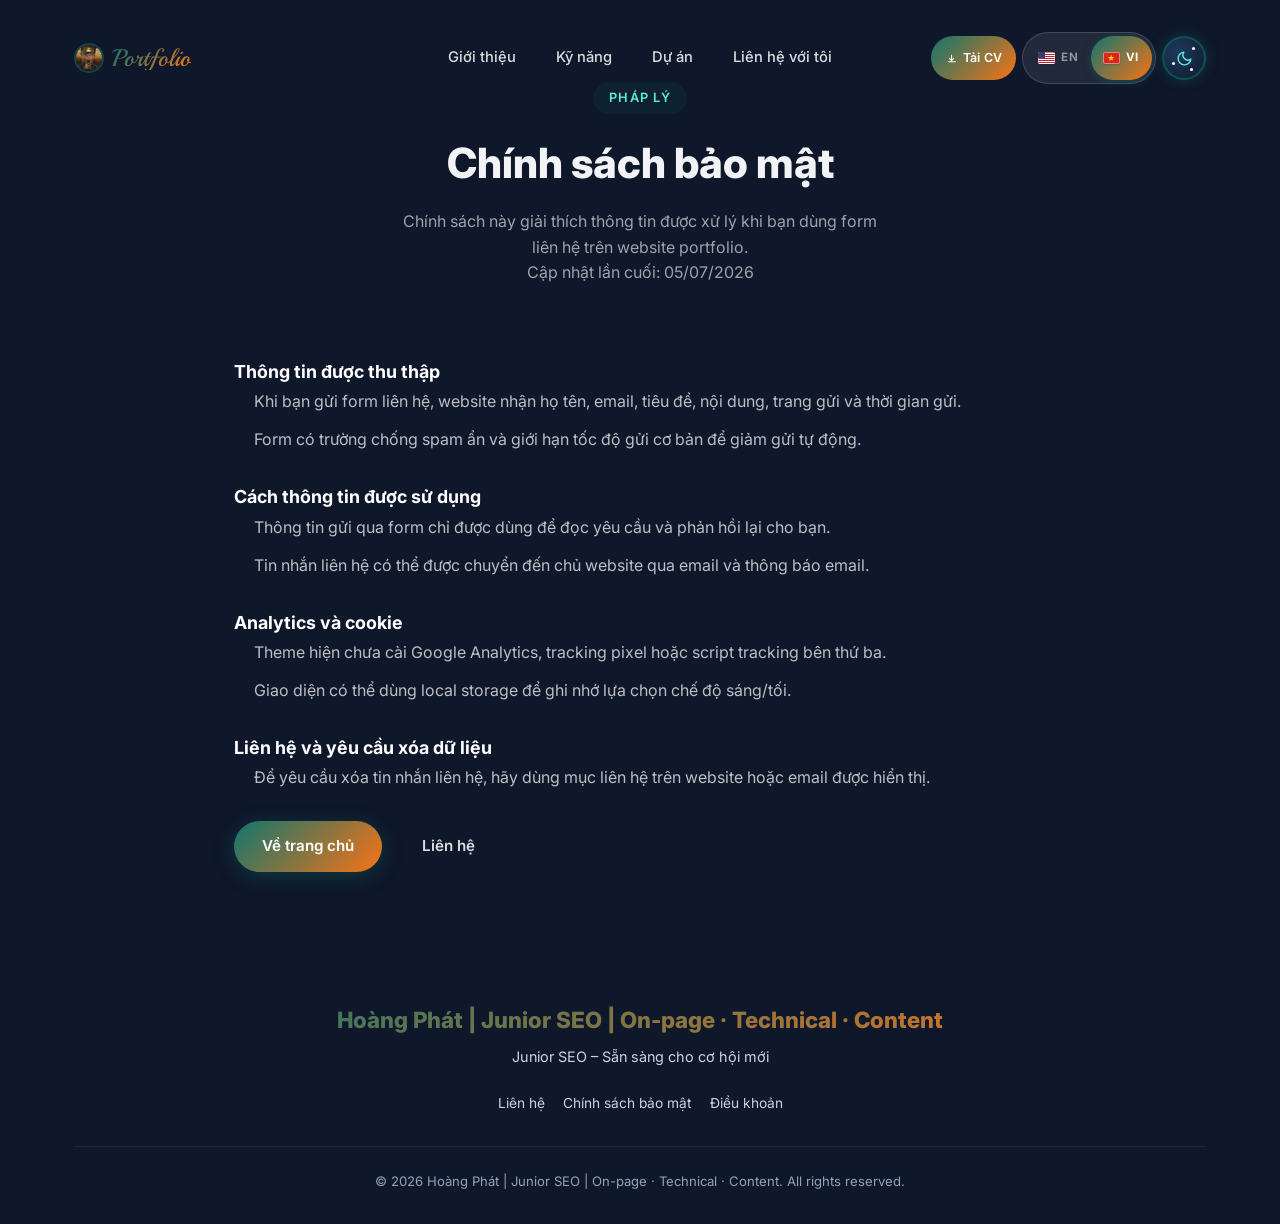
<file: privacy-policy/index.html>
<!DOCTYPE html>
<html lang="vi" itemscope itemtype="https://schema.org/WebPage">
<head>
    <meta charset="UTF-8">
    <meta name="viewport" content="width=device-width, initial-scale=1.0">
    <meta http-equiv="X-UA-Compatible" content="IE=edge">
    <meta name="theme-color" content="#0f172a" media="(prefers-color-scheme: dark)">
    <meta name="theme-color" content="#f8fafc" media="(prefers-color-scheme: light)">

    
    <!-- Primary Meta Tags -->
    <title>Chính sách bảo mật | Hoàng Phát</title>
    <meta name="title"       content="Chính sách bảo mật | Hoàng Phát">
    <meta name="description" content="Chính sách bảo mật cho website portfolio của Hoàng Phát, bao gồm dữ liệu form liên hệ và liên kết ngoài.">
    <meta name="keywords"    content="Junior SEO, chuyên gia SEO, SEO freelancer Hồ Chí Minh, tối ưu hóa công cụ tìm kiếm, On-page SEO, Technical SEO, Link Building, Google Analytics">
    <meta name="author"      content="Hoàng Phát">
    <meta name="robots"      content="index, follow, max-snippet:-1, max-image-preview:large, max-video-preview:-1">
    <link rel="canonical"    href="/privacy-policy/">
        <link rel="alternate" href="/privacy-policy/" hreflang="vi">
        <link rel="alternate" href="/privacy-policy/" hreflang="en">
            <link rel="alternate" href="/privacy-policy/" hreflang="x-default">
    
    <!-- Open Graph -->
    <meta property="og:type"        content="website">
    <meta property="og:url"         content="/privacy-policy/">
    <meta property="og:title"       content="Chính sách bảo mật | Hoàng Phát">
    <meta property="og:description" content="Chính sách bảo mật cho website portfolio của Hoàng Phát, bao gồm dữ liệu form liên hệ và liên kết ngoài.">
    <meta property="og:image"       content="/images/avatar_new_face.jpg">
    <meta property="og:image:width"  content="768">
    <meta property="og:image:height" content="1152">
    <meta property="og:image:alt"    content="Hoàng Phát – Junior SEO Portfolio">
    <meta property="og:locale"      content="vi_VN">
    <meta property="og:site_name"   content="Hoàng Phát – SEO Portfolio">
    
    <!-- Twitter Card -->
    <meta name="twitter:card"        content="summary_large_image">
    <meta name="twitter:url"         content="/privacy-policy/">
    <meta name="twitter:title"       content="Chính sách bảo mật | Hoàng Phát">
    <meta name="twitter:description" content="Chính sách bảo mật cho website portfolio của Hoàng Phát, bao gồm dữ liệu form liên hệ và liên kết ngoài.">
    <meta name="twitter:image"       content="/images/avatar_new_face.jpg">

    <!-- JSON-LD: Person Schema -->
    <script type="application/ld+json">
    {
        "@context": "https://schema.org",
        "@type": "Person",
        "name": "Hoàng Phát",
        "url": "/",
        "image": "/images/avatar_new_face.jpg",
        "jobTitle": "Junior SEO",
        "description": "Portfolio Hoàng Phát - Junior SEO với 2+ năm kinh nghiệm tăng organic traffic, cải thiện từ khóa và tối ưu Technical SEO.",
        "address": {
            "@type": "PostalAddress",
            "addressLocality": "Hồ Chí Minh",
            "addressCountry": "VN"
        },
        "email": "tinhnghich17@gmail.com",
        "telephone": "+84939813645",
        "knowsAbout": [
            "Search Engine Optimization",
            "On-page SEO",
            "Technical SEO",
            "Link Building",
            "Content Strategy",
            "Google Analytics",
            "Google Search Console",
            "Keyword Research"
        ]
    }
    </script>

    <!-- JSON-LD: WebSite Schema -->
    <script type="application/ld+json">
    {
        "@context": "https://schema.org",
        "@type": "WebSite",
        "name": "Hoàng Phát - SEO Portfolio",
        "url": "/",
        "description": "Portfolio Hoàng Phát - Junior SEO với 2+ năm kinh nghiệm tăng organic traffic, cải thiện từ khóa và tối ưu Technical SEO.",
        "inLanguage": "vi-VN"
    }
    </script>

    <!-- Preconnect + DNS prefetch for performance -->
    <link rel="preconnect" href="https://fonts.googleapis.com">
    <link rel="preconnect" href="https://fonts.gstatic.com" crossorigin>
    <link rel="dns-prefetch" href="//favicon.im">
    <link rel="dns-prefetch" href="//img.icons8.com">
    <link rel="dns-prefetch" href="//cdn.simpleicons.org">
    <link rel="icon" href="/images/avatar_new_face.jpg" sizes="150x150" type="image/jpeg">
    <link rel="apple-touch-icon" href="/images/avatar_new_face.jpg">

    <meta name='robots' content='max-image-preview:large' />
<link rel="preload" as="image" href="/images/avatar_new_face.jpg" fetchpriority="high">
<link rel='dns-prefetch' href='//fonts.googleapis.com' />
<link rel="alternate" type="application/rss+xml" title="Hoàng Phát | Junior SEO | On-page · Technical · Content &raquo; Privacy Policy Dòng bình luận" href="/?page_id=3/feed/" />
<style id='wp-img-auto-sizes-contain-inline-css' type='text/css'>
img:is([sizes=auto i],[sizes^="auto," i]){contain-intrinsic-size:3000px 1500px}
/*# sourceURL=wp-img-auto-sizes-contain-inline-css */
</style>
<link rel='stylesheet' id='google-fonts-css' href='https://fonts.googleapis.com/css2?family=Inter:wght@300;400;500;600;700;800&#038;family=Playball&#038;family=Quantico:wght@400;700&#038;display=swap' type='text/css' media='all' />
<link rel='stylesheet' id='my-portfolio-main-css' href='/assets/css/main.css' type='text/css' media='all' />
</head>
<body class="wp-singular wp-theme-my-portfolio page-template-default page virtual-legal-page legal-privacy-policy" itemscope itemtype="https://schema.org/WebPage">

<a class="skip-to-content" href="#main-content">Chuyển đến nội dung chính</a>

<header class="site-header" id="site-header" role="banner">
    <nav class="navbar" role="navigation" aria-label="Menu điều hướng chính">
        <div class="nav-container">
            <a href="/#hero" class="nav-logo" aria-label="Hoàng Phát - Về trang chủ">
                <img src="/images/avatar_new_face.jpg" alt="Hoàng Phát" class="nav-avatar" width="150" height="150">
                <span class="logo-text" aria-hidden="true">Portfolio</span>
            </a>
            <button class="nav-toggle" id="navToggle" aria-label="Mở/đóng menu" aria-expanded="false" aria-controls="navMenu">
                <span></span><span></span><span></span>
            </button>
                        <ul class="nav-menu" id="navMenu" role="menubar">
                <li role="none"><a href="/#about"    class="nav-link" role="menuitem">Giới thiệu</a></li>
                <li role="none"><a href="/#skills"   class="nav-link" role="menuitem">Kỹ năng</a></li>
                <li role="none"><a href="/#projects" class="nav-link" role="menuitem">Dự án</a></li>
                <li role="none"><a href="mailto:tinhnghich17@gmail.com"  class="nav-link" role="menuitem">Liên hệ với tôi</a></li>
            </ul>
            <!-- Right controls: CV + language + theme -->
            <div class="nav-right">
            <a href="/cv/Hoang-Phat-CV-SEO.pdf" class="nav-cv-btn" download="Hoang-Phat-CV-SEO.pdf" aria-label="Tải CV">
                <svg viewBox="0 0 24 24" fill="currentColor" width="13" height="13" aria-hidden="true"><path d="M13 5v8.17l2.59-2.58L17 12l-5 5-5-5 1.41-1.41L11 13.17V5h2zm-7 14v-2h14v2z"/></svg>
                <span>Tải CV</span>
            </a>
            <div class="lang-nav" role="group" aria-label="Language">
            <a href="/privacy-policy/" class="lang-nav-btn" hreflang="en" aria-label="English"><span class="lang-flag lang-flag-us" aria-hidden="true"></span><span class="lang-code">EN</span></a><a href="/privacy-policy/" class="lang-nav-btn active" hreflang="vi" aria-label="Tiếng Việt"><span class="lang-flag lang-flag-vi" aria-hidden="true"></span><span class="lang-code">VI</span></a>            </div>
            <!-- 3D Flip Theme Toggle -->
            <button class="theme-toggle-3d" id="themeToggle" aria-label="Toggle dark/light mode" title="Chuyển chế độ sáng/tối">
                <div class="theme-toggle-inner">
                    <div class="theme-face theme-face-front">
                        <svg viewBox="0 0 24 24" fill="none" stroke="currentColor" stroke-width="2" stroke-linecap="round" stroke-linejoin="round" width="17" height="17"><path d="M21 12.79A9 9 0 1 1 11.21 3 7 7 0 0 0 21 12.79z"/></svg>
                        <span class="theme-stars"><i></i><i></i><i></i></span>
                    </div>
                    <div class="theme-face theme-face-back">
                        <svg viewBox="0 0 24 24" fill="none" stroke="currentColor" stroke-width="2" stroke-linecap="round" stroke-linejoin="round" width="17" height="17"><circle cx="12" cy="12" r="5"/><line x1="12" y1="1" x2="12" y2="3"/><line x1="12" y1="21" x2="12" y2="23"/><line x1="4.22" y1="4.22" x2="5.64" y2="5.64"/><line x1="18.36" y1="18.36" x2="19.78" y2="19.78"/><line x1="1" y1="12" x2="3" y2="12"/><line x1="21" y1="12" x2="23" y2="12"/><line x1="4.22" y1="19.78" x2="5.64" y2="18.36"/><line x1="18.36" y1="5.64" x2="19.78" y2="4.22"/></svg>
                    </div>
                </div>
            </button>
            </div><!-- /.nav-right -->
        </div>
    </nav>
</header>

<main id="main-content" role="main">

<section class="legal-page section" aria-labelledby="legal-heading">
    <div class="legal-container">
        <header class="section-header">
            <span class="section-tag">Pháp lý</span>
            <h1 class="section-title" id="legal-heading">Chính sách bảo mật</h1>
            <p class="section-subtitle">Chính sách này giải thích thông tin được xử lý khi bạn dùng form liên hệ trên website portfolio.</p>
            <p class="section-subtitle">Cập nhật lần cuối: 05/07/2026</p>
        </header>

        <div class="legal-content">
                            <section>
                    <h2>Thông tin được thu thập</h2>
                    <ul>
                                                    <li>Khi bạn gửi form liên hệ, website nhận họ tên, email, tiêu đề, nội dung, trang gửi và thời gian gửi.</li>
                                                    <li>Form có trường chống spam ẩn và giới hạn tốc độ gửi cơ bản để giảm gửi tự động.</li>
                                            </ul>
                </section>
                            <section>
                    <h2>Cách thông tin được sử dụng</h2>
                    <ul>
                                                    <li>Thông tin gửi qua form chỉ được dùng để đọc yêu cầu và phản hồi lại cho bạn.</li>
                                                    <li>Tin nhắn liên hệ có thể được chuyển đến chủ website qua email và thông báo email.</li>
                                            </ul>
                </section>
                            <section>
                    <h2>Analytics và cookie</h2>
                    <ul>
                                                    <li>Theme hiện chưa cài Google Analytics, tracking pixel hoặc script tracking bên thứ ba.</li>
                                                    <li>Giao diện có thể dùng local storage để ghi nhớ lựa chọn chế độ sáng/tối.</li>
                                            </ul>
                </section>
                            <section>
                    <h2>Liên hệ và yêu cầu xóa dữ liệu</h2>
                    <ul>
                                                    <li>Để yêu cầu xóa tin nhắn liên hệ, hãy dùng mục liên hệ trên website hoặc email được hiển thị.</li>
                                            </ul>
                </section>
                    </div>

        <div class="legal-actions">
            <a class="btn btn-primary" href="/">Về trang chủ</a>
            <a class="btn btn-secondary" href="mailto:tinhnghich17@gmail.com">Liên hệ</a>
        </div>
    </div>
</section>

</main><!-- /#main-content -->

<footer class="site-footer" role="contentinfo" itemscope itemtype="https://schema.org/WPFooter">
        <div class="footer-container">
        <div class="footer-content">
            <p class="footer-name" itemprop="name">Hoàng Phát | Junior SEO | On-page · Technical · Content</p>
            <p class="footer-tagline">Junior SEO &ndash; S&#7861;n s&agrave;ng cho c&#417; h&#7897;i m&#7899;i</p>
<nav class="footer-links" aria-label="Footer links">
                <a href="mailto:tinhnghich17@gmail.com">Li&ecirc;n h&#7879;</a>
                <a href="/privacy-policy/">Ch&iacute;nh s&aacute;ch b&#7843;o m&#7853;t</a>
                <a href="/terms/">&#272;i&#7873;u kho&#7843;n</a>
            </nav>
        </div>
        <p class="footer-copy">&copy; 2026 <span itemprop="author">Hoàng Phát | Junior SEO | On-page · Technical · Content</span>. All rights reserved.</p>
    </div>
</footer>

<script type="text/javascript" id="pll_cookie_script-js-after">
/* <![CDATA[ */
(function() {
				var expirationDate = new Date();
				expirationDate.setTime( expirationDate.getTime() + 31536000 * 1000 );
				document.cookie = "pll_language=vi; expires=" + expirationDate.toUTCString() + "; path=/; secure; SameSite=Lax";
			}());

//# sourceURL=pll_cookie_script-js-after
/* ]]> */
</script>
<script type="text/javascript" id="my-portfolio-js-js-extra">
/* <![CDATA[ */
var portfolioStrings = {"wordRoll":["Junior SEO","On-page SEO","Page Speed SEO"],"formSending":"Đang gửi...","formSubmit":"Gửi tin nhắn","formSuccess":"Yêu cầu của bạn đã được mở trong ứng dụng email. Tôi sẽ phản hồi sớm.","formError":"Không gửi được yêu cầu. Vui lòng gửi email trực tiếp cho tôi.","contactEmail":"tinhnghich17@gmail.com"};
//# sourceURL=my-portfolio-js-js-extra
/* ]]> */
</script>
<script type="text/javascript" src="/assets/js/main.js" id="my-portfolio-js-js"></script>
</body>
</html>
</file>
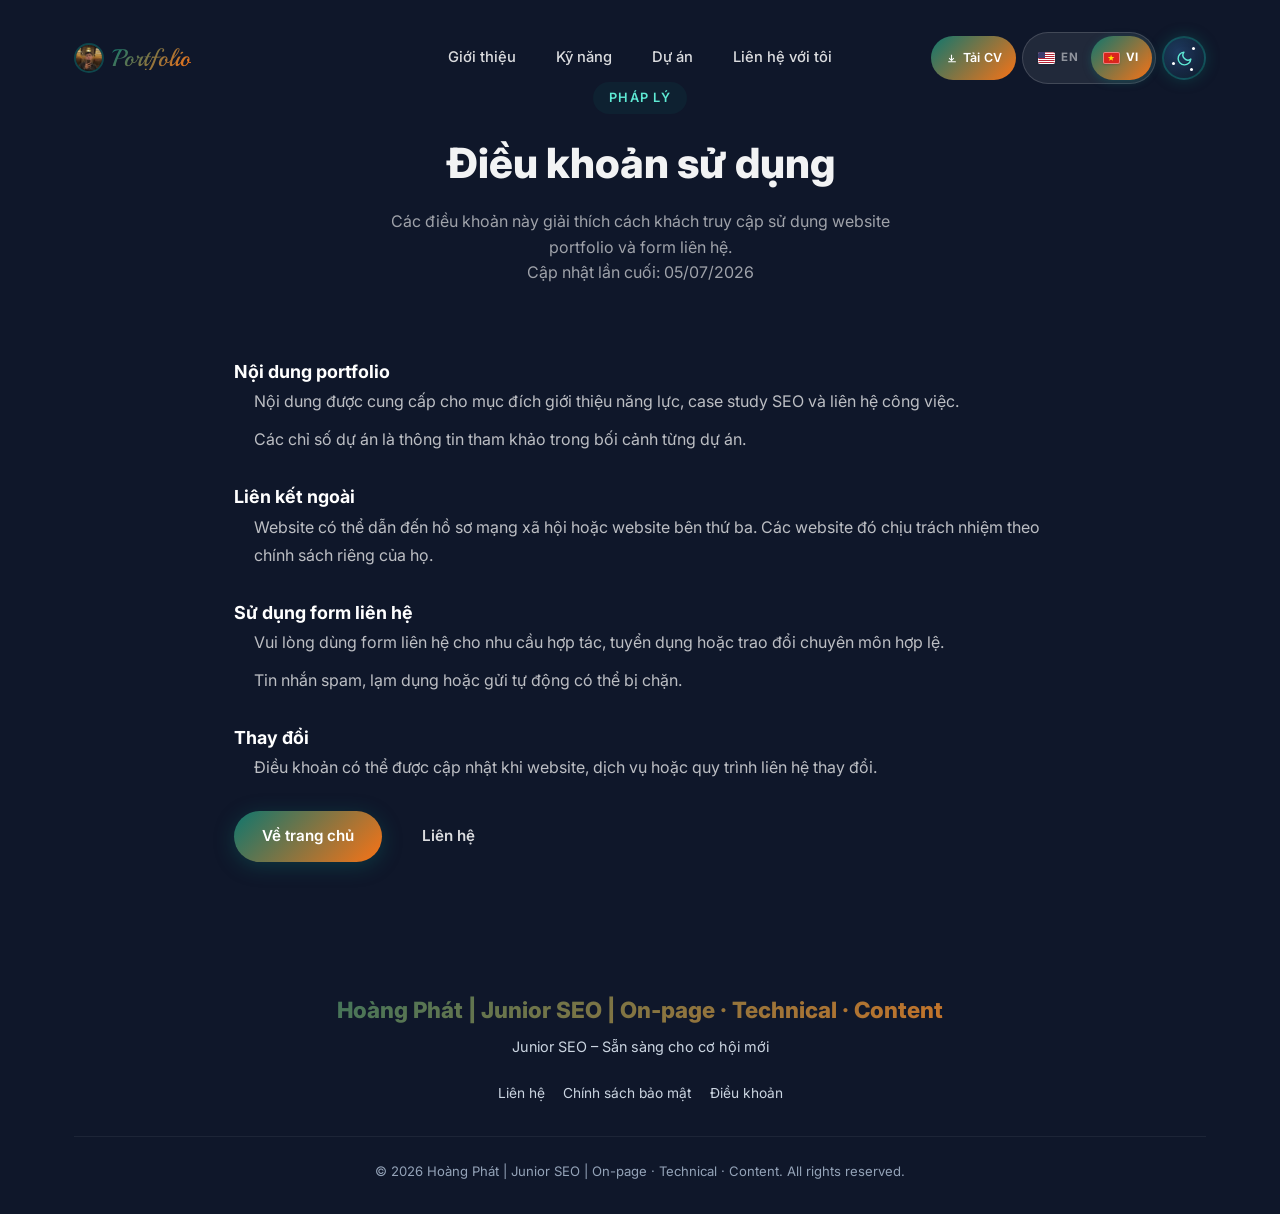
<file: terms/index.html>
<!DOCTYPE html>
<html lang="vi" itemscope itemtype="https://schema.org/WebPage">
<head>
    <meta charset="UTF-8">
    <meta name="viewport" content="width=device-width, initial-scale=1.0">
    <meta http-equiv="X-UA-Compatible" content="IE=edge">
    <meta name="theme-color" content="#0f172a" media="(prefers-color-scheme: dark)">
    <meta name="theme-color" content="#f8fafc" media="(prefers-color-scheme: light)">

    
    <!-- Primary Meta Tags -->
    <title>Điều khoản sử dụng | Hoàng Phát</title>
    <meta name="title"       content="Điều khoản sử dụng | Hoàng Phát">
    <meta name="description" content="Điều khoản sử dụng website portfolio của Hoàng Phát, bao gồm nội dung, liên kết ngoài và form liên hệ.">
    <meta name="keywords"    content="Junior SEO, chuyên gia SEO, SEO freelancer Hồ Chí Minh, tối ưu hóa công cụ tìm kiếm, On-page SEO, Technical SEO, Link Building, Google Analytics">
    <meta name="author"      content="Hoàng Phát">
    <meta name="robots"      content="index, follow, max-snippet:-1, max-image-preview:large, max-video-preview:-1">
    <link rel="canonical"    href="/terms/">
        <link rel="alternate" href="/terms/" hreflang="vi">
        <link rel="alternate" href="/terms/" hreflang="en">
            <link rel="alternate" href="/terms/" hreflang="x-default">
    
    <!-- Open Graph -->
    <meta property="og:type"        content="website">
    <meta property="og:url"         content="/terms/">
    <meta property="og:title"       content="Điều khoản sử dụng | Hoàng Phát">
    <meta property="og:description" content="Điều khoản sử dụng website portfolio của Hoàng Phát, bao gồm nội dung, liên kết ngoài và form liên hệ.">
    <meta property="og:image"       content="/images/avatar_new_face.jpg">
    <meta property="og:image:width"  content="768">
    <meta property="og:image:height" content="1152">
    <meta property="og:image:alt"    content="Hoàng Phát – Junior SEO Portfolio">
    <meta property="og:locale"      content="vi_VN">
    <meta property="og:site_name"   content="Hoàng Phát – SEO Portfolio">
    
    <!-- Twitter Card -->
    <meta name="twitter:card"        content="summary_large_image">
    <meta name="twitter:url"         content="/terms/">
    <meta name="twitter:title"       content="Điều khoản sử dụng | Hoàng Phát">
    <meta name="twitter:description" content="Điều khoản sử dụng website portfolio của Hoàng Phát, bao gồm nội dung, liên kết ngoài và form liên hệ.">
    <meta name="twitter:image"       content="/images/avatar_new_face.jpg">

    <!-- JSON-LD: Person Schema -->
    <script type="application/ld+json">
    {
        "@context": "https://schema.org",
        "@type": "Person",
        "name": "Hoàng Phát",
        "url": "/",
        "image": "/images/avatar_new_face.jpg",
        "jobTitle": "Junior SEO",
        "description": "Portfolio Hoàng Phát - Junior SEO với 2+ năm kinh nghiệm tăng organic traffic, cải thiện từ khóa và tối ưu Technical SEO.",
        "address": {
            "@type": "PostalAddress",
            "addressLocality": "Hồ Chí Minh",
            "addressCountry": "VN"
        },
        "email": "tinhnghich17@gmail.com",
        "telephone": "+84939813645",
        "knowsAbout": [
            "Search Engine Optimization",
            "On-page SEO",
            "Technical SEO",
            "Link Building",
            "Content Strategy",
            "Google Analytics",
            "Google Search Console",
            "Keyword Research"
        ]
    }
    </script>

    <!-- JSON-LD: WebSite Schema -->
    <script type="application/ld+json">
    {
        "@context": "https://schema.org",
        "@type": "WebSite",
        "name": "Hoàng Phát - SEO Portfolio",
        "url": "/",
        "description": "Portfolio Hoàng Phát - Junior SEO với 2+ năm kinh nghiệm tăng organic traffic, cải thiện từ khóa và tối ưu Technical SEO.",
        "inLanguage": "vi-VN"
    }
    </script>

    <!-- Preconnect + DNS prefetch for performance -->
    <link rel="preconnect" href="https://fonts.googleapis.com">
    <link rel="preconnect" href="https://fonts.gstatic.com" crossorigin>
    <link rel="dns-prefetch" href="//favicon.im">
    <link rel="dns-prefetch" href="//img.icons8.com">
    <link rel="dns-prefetch" href="//cdn.simpleicons.org">
    <link rel="icon" href="/images/avatar_new_face.jpg" sizes="150x150" type="image/jpeg">
    <link rel="apple-touch-icon" href="/images/avatar_new_face.jpg">

    <meta name='robots' content='max-image-preview:large' />
<link rel="preload" as="image" href="/images/avatar_new_face.jpg" fetchpriority="high">
<link rel='dns-prefetch' href='//fonts.googleapis.com' />
<style id='wp-img-auto-sizes-contain-inline-css' type='text/css'>
img:is([sizes=auto i],[sizes^="auto," i]){contain-intrinsic-size:3000px 1500px}
/*# sourceURL=wp-img-auto-sizes-contain-inline-css */
</style>
<link rel='stylesheet' id='google-fonts-css' href='https://fonts.googleapis.com/css2?family=Inter:wght@300;400;500;600;700;800&#038;family=Playball&#038;family=Quantico:wght@400;700&#038;display=swap' type='text/css' media='all' />
<link rel='stylesheet' id='my-portfolio-main-css' href='/assets/css/main.css' type='text/css' media='all' />
</head>
<body class="wp-singular wp-theme-my-portfolio page-template-default page virtual-legal-page legal-terms" itemscope itemtype="https://schema.org/WebPage">

<a class="skip-to-content" href="#main-content">Chuyển đến nội dung chính</a>

<header class="site-header" id="site-header" role="banner">
    <nav class="navbar" role="navigation" aria-label="Menu điều hướng chính">
        <div class="nav-container">
            <a href="/#hero" class="nav-logo" aria-label="Hoàng Phát - Về trang chủ">
                <img src="/images/avatar_new_face.jpg" alt="Hoàng Phát" class="nav-avatar" width="150" height="150">
                <span class="logo-text" aria-hidden="true">Portfolio</span>
            </a>
            <button class="nav-toggle" id="navToggle" aria-label="Mở/đóng menu" aria-expanded="false" aria-controls="navMenu">
                <span></span><span></span><span></span>
            </button>
                        <ul class="nav-menu" id="navMenu" role="menubar">
                <li role="none"><a href="/#about"    class="nav-link" role="menuitem">Giới thiệu</a></li>
                <li role="none"><a href="/#skills"   class="nav-link" role="menuitem">Kỹ năng</a></li>
                <li role="none"><a href="/#projects" class="nav-link" role="menuitem">Dự án</a></li>
                <li role="none"><a href="mailto:tinhnghich17@gmail.com"  class="nav-link" role="menuitem">Liên hệ với tôi</a></li>
            </ul>
            <!-- Right controls: CV + language + theme -->
            <div class="nav-right">
            <a href="/cv/Hoang-Phat-CV-SEO.pdf" class="nav-cv-btn" download="Hoang-Phat-CV-SEO.pdf" aria-label="Tải CV">
                <svg viewBox="0 0 24 24" fill="currentColor" width="13" height="13" aria-hidden="true"><path d="M13 5v8.17l2.59-2.58L17 12l-5 5-5-5 1.41-1.41L11 13.17V5h2zm-7 14v-2h14v2z"/></svg>
                <span>Tải CV</span>
            </a>
            <div class="lang-nav" role="group" aria-label="Language">
            <a href="/terms/" class="lang-nav-btn" hreflang="en" aria-label="English"><span class="lang-flag lang-flag-us" aria-hidden="true"></span><span class="lang-code">EN</span></a><a href="/terms/" class="lang-nav-btn active" hreflang="vi" aria-label="Tiếng Việt"><span class="lang-flag lang-flag-vi" aria-hidden="true"></span><span class="lang-code">VI</span></a>            </div>
            <!-- 3D Flip Theme Toggle -->
            <button class="theme-toggle-3d" id="themeToggle" aria-label="Toggle dark/light mode" title="Chuyển chế độ sáng/tối">
                <div class="theme-toggle-inner">
                    <div class="theme-face theme-face-front">
                        <svg viewBox="0 0 24 24" fill="none" stroke="currentColor" stroke-width="2" stroke-linecap="round" stroke-linejoin="round" width="17" height="17"><path d="M21 12.79A9 9 0 1 1 11.21 3 7 7 0 0 0 21 12.79z"/></svg>
                        <span class="theme-stars"><i></i><i></i><i></i></span>
                    </div>
                    <div class="theme-face theme-face-back">
                        <svg viewBox="0 0 24 24" fill="none" stroke="currentColor" stroke-width="2" stroke-linecap="round" stroke-linejoin="round" width="17" height="17"><circle cx="12" cy="12" r="5"/><line x1="12" y1="1" x2="12" y2="3"/><line x1="12" y1="21" x2="12" y2="23"/><line x1="4.22" y1="4.22" x2="5.64" y2="5.64"/><line x1="18.36" y1="18.36" x2="19.78" y2="19.78"/><line x1="1" y1="12" x2="3" y2="12"/><line x1="21" y1="12" x2="23" y2="12"/><line x1="4.22" y1="19.78" x2="5.64" y2="18.36"/><line x1="18.36" y1="5.64" x2="19.78" y2="4.22"/></svg>
                    </div>
                </div>
            </button>
            </div><!-- /.nav-right -->
        </div>
    </nav>
</header>

<main id="main-content" role="main">

<section class="legal-page section" aria-labelledby="legal-heading">
    <div class="legal-container">
        <header class="section-header">
            <span class="section-tag">Pháp lý</span>
            <h1 class="section-title" id="legal-heading">Điều khoản sử dụng</h1>
            <p class="section-subtitle">Các điều khoản này giải thích cách khách truy cập sử dụng website portfolio và form liên hệ.</p>
            <p class="section-subtitle">Cập nhật lần cuối: 05/07/2026</p>
        </header>

        <div class="legal-content">
                            <section>
                    <h2>Nội dung portfolio</h2>
                    <ul>
                                                    <li>Nội dung được cung cấp cho mục đích giới thiệu năng lực, case study SEO và liên hệ công việc.</li>
                                                    <li>Các chỉ số dự án là thông tin tham khảo trong bối cảnh từng dự án.</li>
                                            </ul>
                </section>
                            <section>
                    <h2>Liên kết ngoài</h2>
                    <ul>
                                                    <li>Website có thể dẫn đến hồ sơ mạng xã hội hoặc website bên thứ ba. Các website đó chịu trách nhiệm theo chính sách riêng của họ.</li>
                                            </ul>
                </section>
                            <section>
                    <h2>Sử dụng form liên hệ</h2>
                    <ul>
                                                    <li>Vui lòng dùng form liên hệ cho nhu cầu hợp tác, tuyển dụng hoặc trao đổi chuyên môn hợp lệ.</li>
                                                    <li>Tin nhắn spam, lạm dụng hoặc gửi tự động có thể bị chặn.</li>
                                            </ul>
                </section>
                            <section>
                    <h2>Thay đổi</h2>
                    <ul>
                                                    <li>Điều khoản có thể được cập nhật khi website, dịch vụ hoặc quy trình liên hệ thay đổi.</li>
                                            </ul>
                </section>
                    </div>

        <div class="legal-actions">
            <a class="btn btn-primary" href="/">Về trang chủ</a>
            <a class="btn btn-secondary" href="mailto:tinhnghich17@gmail.com">Liên hệ</a>
        </div>
    </div>
</section>

</main><!-- /#main-content -->

<footer class="site-footer" role="contentinfo" itemscope itemtype="https://schema.org/WPFooter">
        <div class="footer-container">
        <div class="footer-content">
            <p class="footer-name" itemprop="name">Hoàng Phát | Junior SEO | On-page · Technical · Content</p>
            <p class="footer-tagline">Junior SEO &ndash; S&#7861;n s&agrave;ng cho c&#417; h&#7897;i m&#7899;i</p>
<nav class="footer-links" aria-label="Footer links">
                <a href="mailto:tinhnghich17@gmail.com">Li&ecirc;n h&#7879;</a>
                <a href="/privacy-policy/">Ch&iacute;nh s&aacute;ch b&#7843;o m&#7853;t</a>
                <a href="/terms/">&#272;i&#7873;u kho&#7843;n</a>
            </nav>
        </div>
        <p class="footer-copy">&copy; 2026 <span itemprop="author">Hoàng Phát | Junior SEO | On-page · Technical · Content</span>. All rights reserved.</p>
    </div>
</footer>

<script type="text/javascript" id="pll_cookie_script-js-after">
/* <![CDATA[ */
(function() {
				var expirationDate = new Date();
				expirationDate.setTime( expirationDate.getTime() + 31536000 * 1000 );
				document.cookie = "pll_language=vi; expires=" + expirationDate.toUTCString() + "; path=/; secure; SameSite=Lax";
			}());

//# sourceURL=pll_cookie_script-js-after
/* ]]> */
</script>
<script type="text/javascript" id="my-portfolio-js-js-extra">
/* <![CDATA[ */
var portfolioStrings = {"wordRoll":["Junior SEO","On-page SEO","Page Speed SEO"],"formSending":"Đang gửi...","formSubmit":"Gửi tin nhắn","formSuccess":"Yêu cầu của bạn đã được mở trong ứng dụng email. Tôi sẽ phản hồi sớm.","formError":"Không gửi được yêu cầu. Vui lòng gửi email trực tiếp cho tôi.","contactEmail":"tinhnghich17@gmail.com"};
//# sourceURL=my-portfolio-js-js-extra
/* ]]> */
</script>
<script type="text/javascript" src="/assets/js/main.js" id="my-portfolio-js-js"></script>
</body>
</html>
</file>
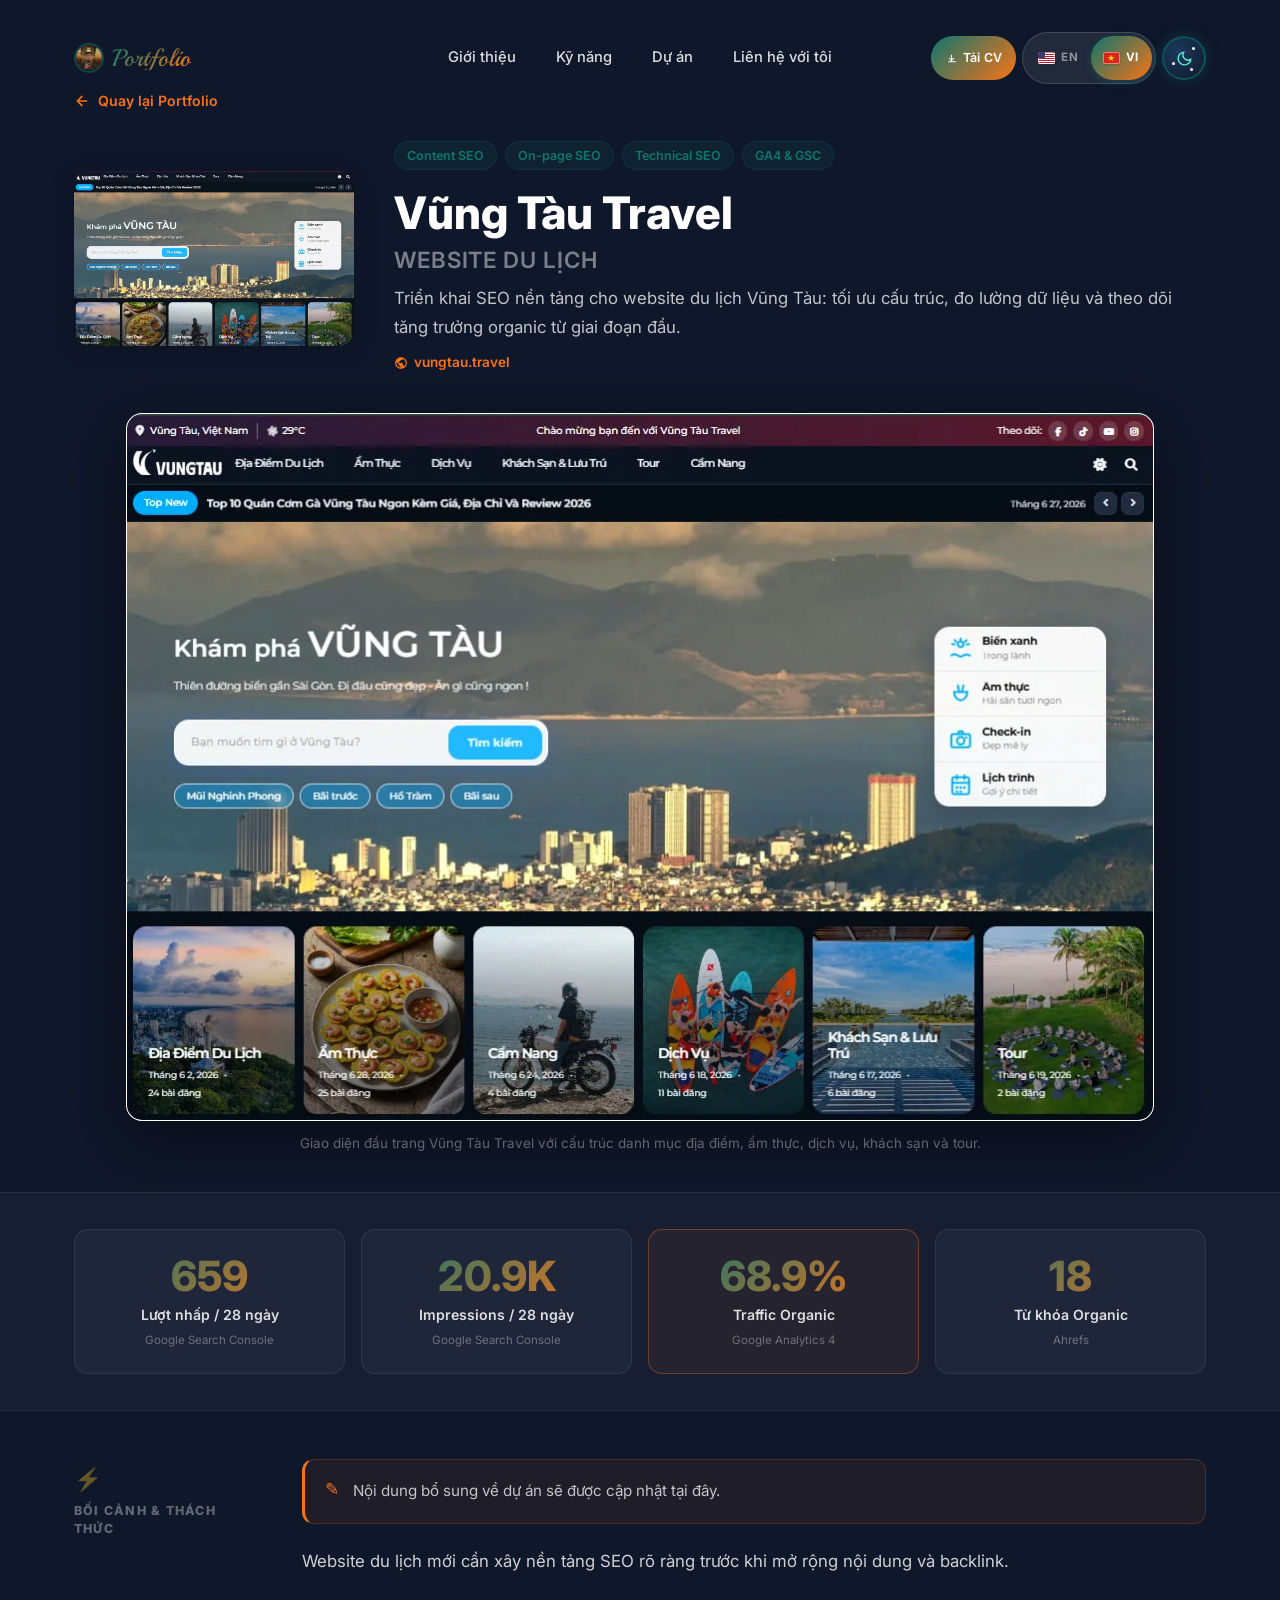
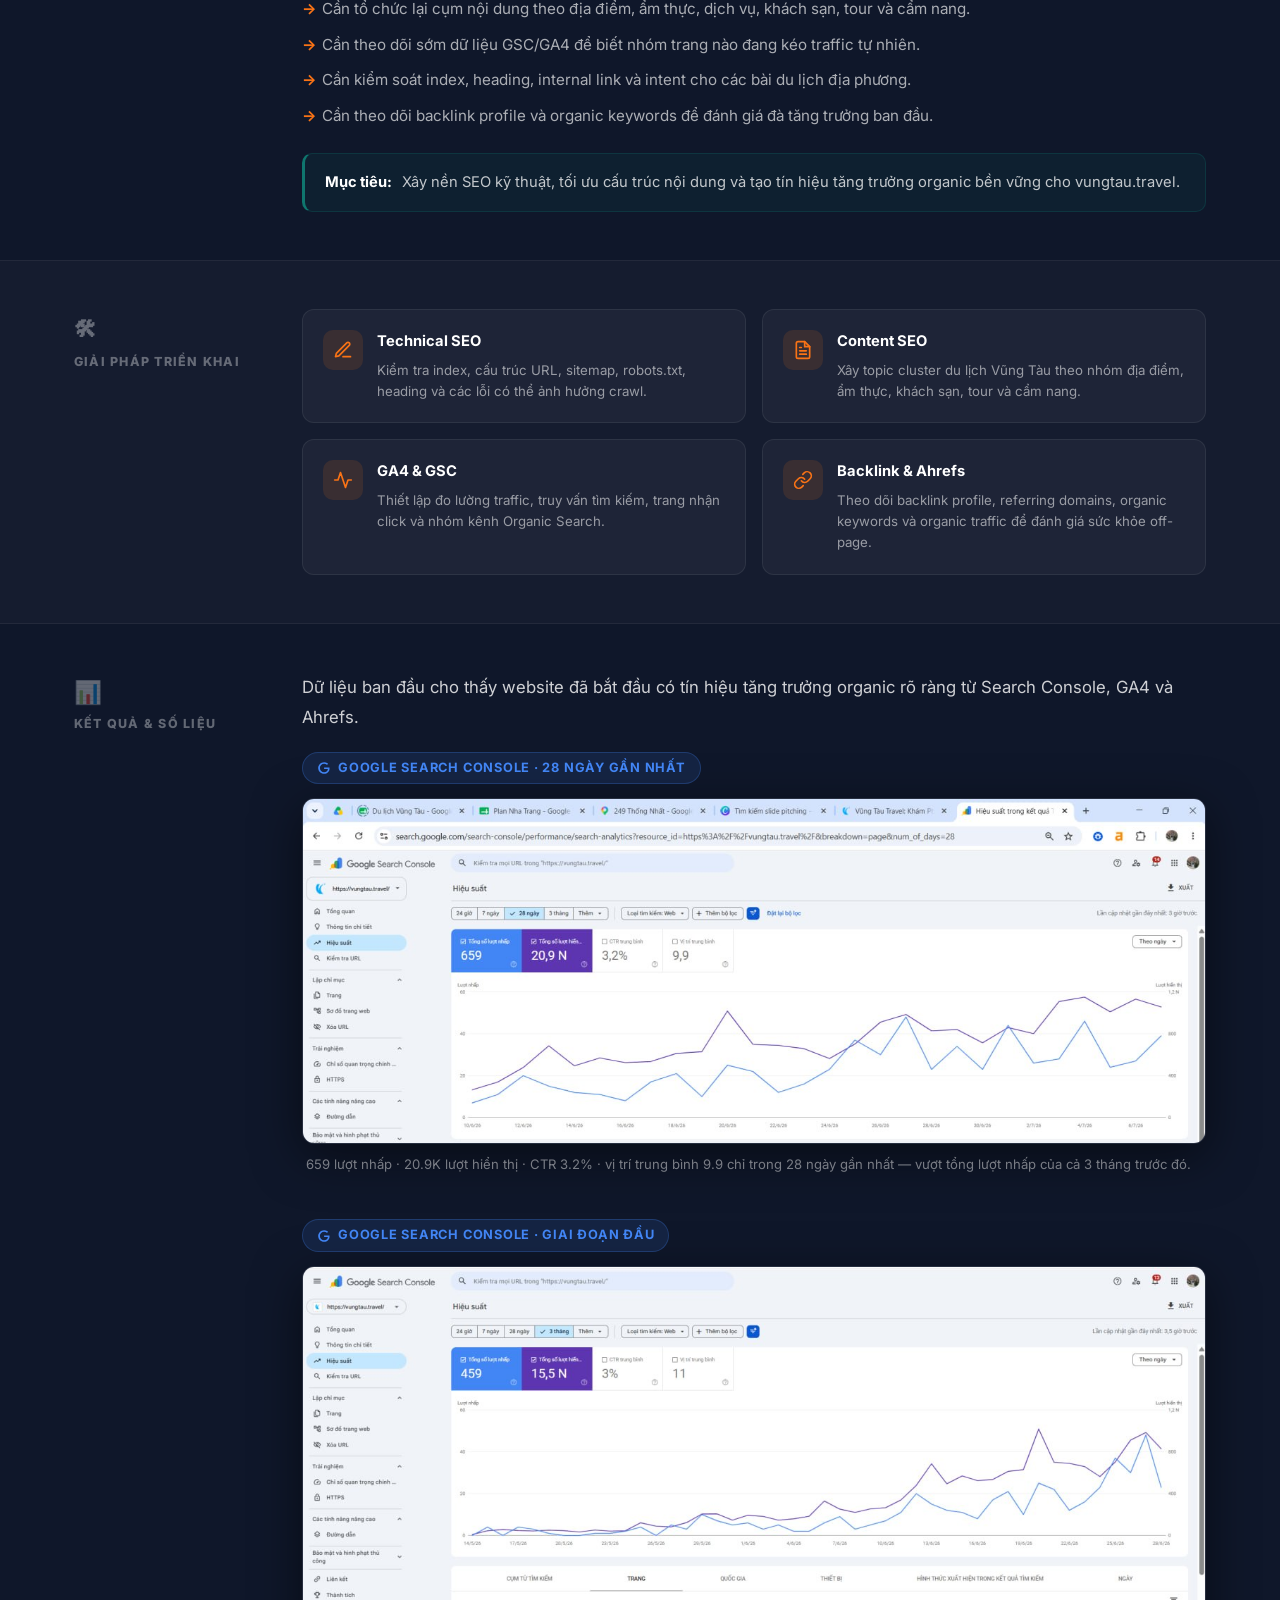
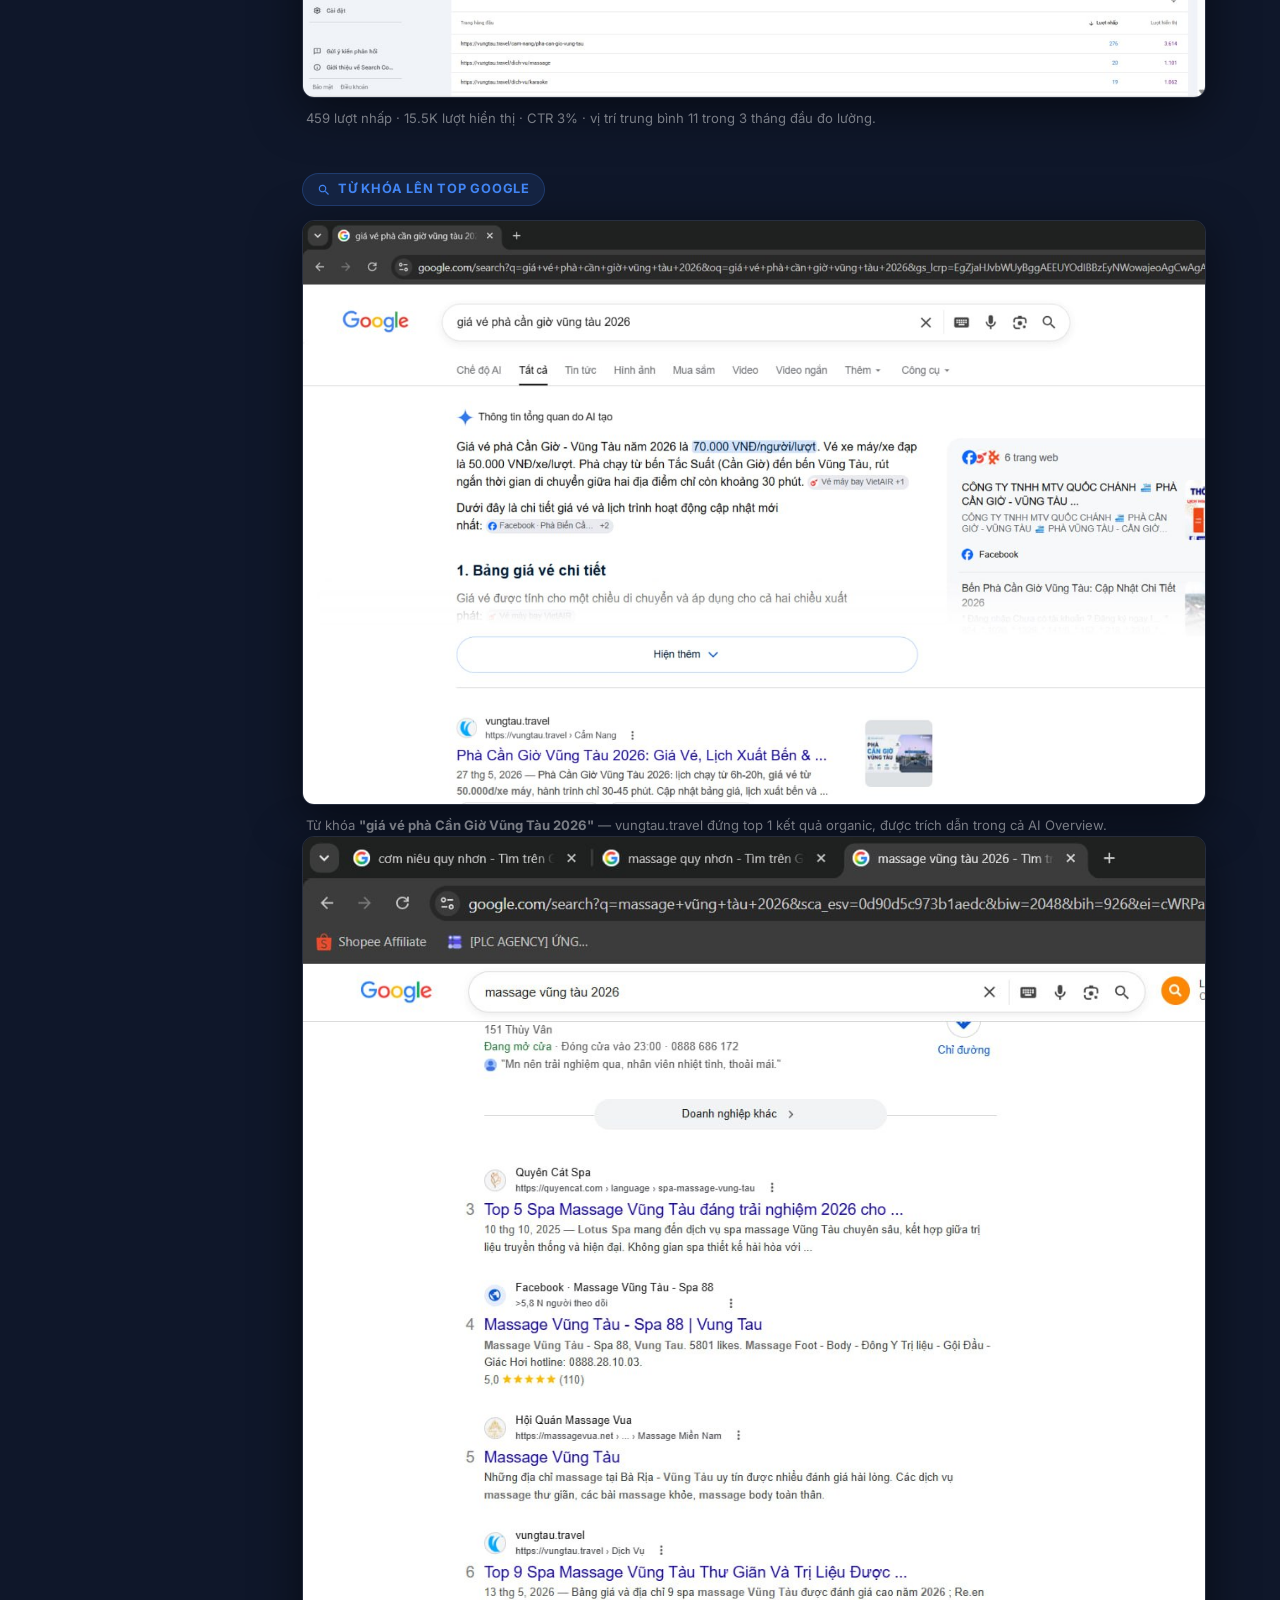
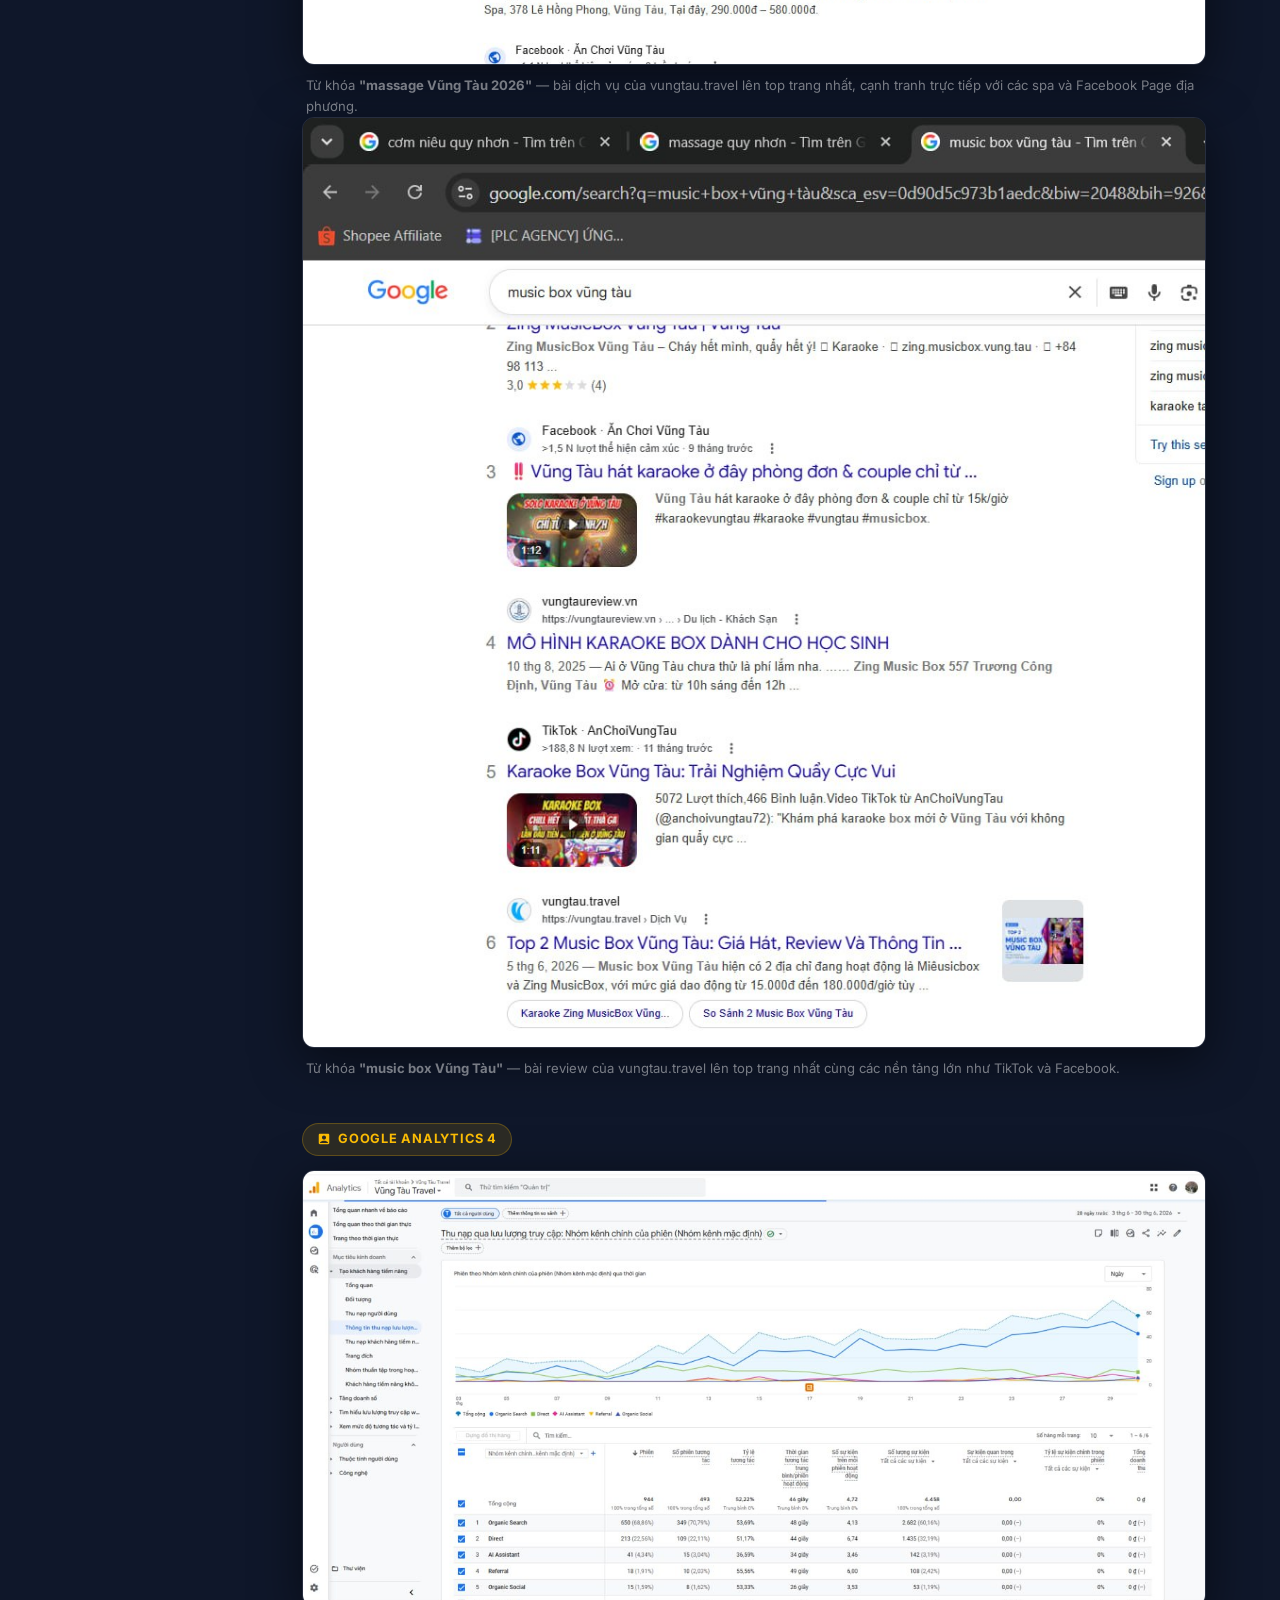
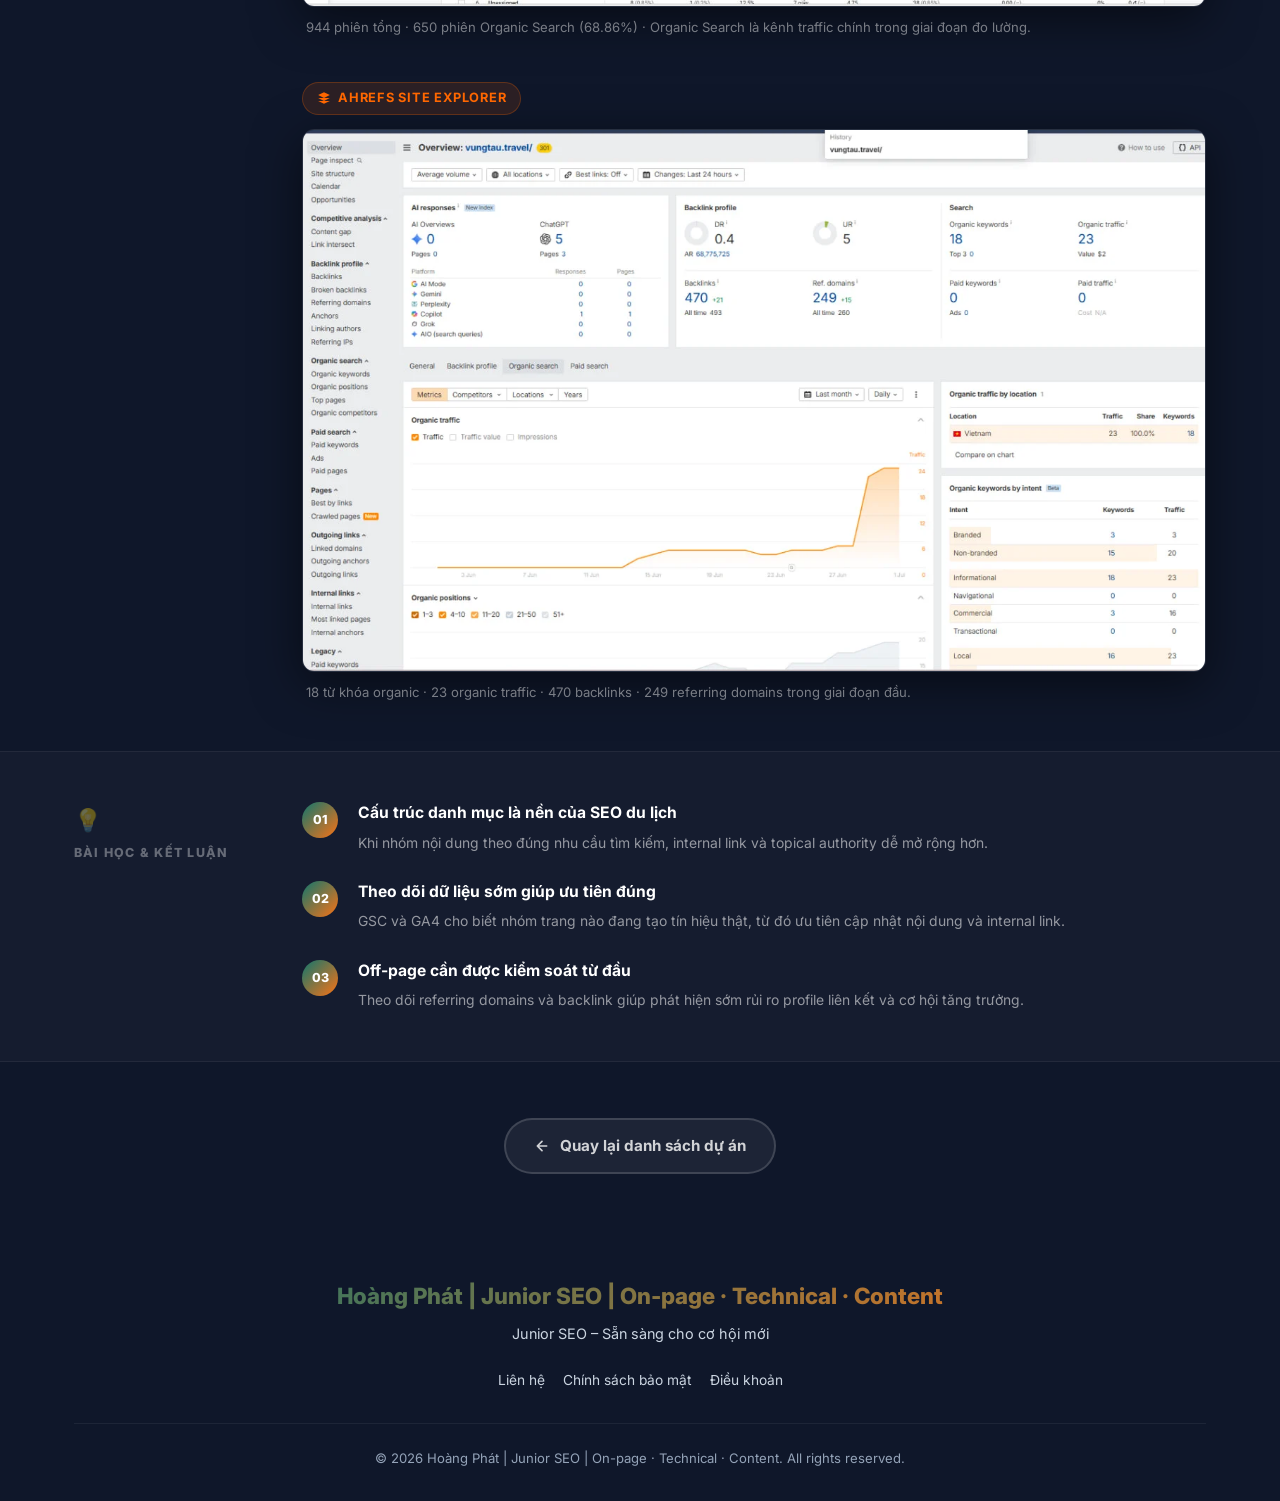
<file: vung-tau-travel/index.html>
﻿<!DOCTYPE html>
<html lang="vi" itemscope itemtype="https://schema.org/WebPage">
<head>
    <meta charset="UTF-8">
    <meta name="viewport" content="width=device-width, initial-scale=1.0">
    <meta http-equiv="X-UA-Compatible" content="IE=edge">
    <meta name="theme-color" content="#0f172a" media="(prefers-color-scheme: dark)">
    <meta name="theme-color" content="#f8fafc" media="(prefers-color-scheme: light)">

    
    <!-- Primary Meta Tags -->
    <title>Case Study SEO Vũng Tàu Travel | Hoàng Phát</title>
    <meta name="title"       content="Case Study SEO Vũng Tàu Travel | Hoàng Phát">
    <meta name="description" content="Case study SEO cho vungtau.travel: 659 lượt nhấp/28 ngày, 20.9K lượt hiển thị, từ khóa top 1 Google và theo dõi tăng trưởng qua GSC, GA4, Ahrefs.">
    <meta name="keywords"    content="case study SEO Vũng Tàu Travel, Content SEO, Technical SEO, GA4, Google Search Console, Ahrefs">
    <meta name="author"      content="Hoàng Phát">
    <meta name="robots"      content="index, follow, max-snippet:-1, max-image-preview:large, max-video-preview:-1">
    <link rel="canonical"    href="/vung-tau-travel/">
        <link rel="alternate" href="/vung-tau-travel/" hreflang="vi">
        <link rel="alternate" href="/vung-tau-travel/" hreflang="en">
            <link rel="alternate" href="/vung-tau-travel/" hreflang="x-default">
    
    <!-- Open Graph -->
    <meta property="og:type"        content="article">
    <meta property="og:url"         content="/vung-tau-travel/">
    <meta property="og:title"       content="Case Study SEO Vũng Tàu Travel | Hoàng Phát">
    <meta property="og:description" content="Case study SEO cho vungtau.travel: 659 lượt nhấp/28 ngày, 20.9K lượt hiển thị, từ khóa top 1 Google và theo dõi tăng trưởng qua GSC, GA4, Ahrefs.">
    <meta property="og:image"       content="/images/vungtautravel.webp">
    <meta property="og:image:width"  content="1028">
    <meta property="og:image:height" content="707">
    <meta property="og:image:alt"    content="Giao diện đầu trang Vũng Tàu Travel">
    <meta property="og:locale"      content="vi_VN">
    <meta property="og:site_name"   content="Hoàng Phát – SEO Portfolio">
    
    <!-- Twitter Card -->
    <meta name="twitter:card"        content="summary_large_image">
    <meta name="twitter:url"         content="/vung-tau-travel/">
    <meta name="twitter:title"       content="Case Study SEO Vũng Tàu Travel | Hoàng Phát">
    <meta name="twitter:description" content="Case study SEO cho vungtau.travel: 659 lượt nhấp/28 ngày, 20.9K lượt hiển thị, từ khóa top 1 Google và theo dõi tăng trưởng qua GSC, GA4, Ahrefs.">
    <meta name="twitter:image"       content="/images/vungtautravel.webp">

    <!-- JSON-LD: Person Schema -->
    <script type="application/ld+json">
    {
        "@context": "https://schema.org",
        "@type": "Person",
        "name": "Hoàng Phát",
        "url": "/",
        "image": "/images/vungtautravel.webp",
        "jobTitle": "Junior SEO",
        "description": "Portfolio Hoàng Phát - Junior SEO với 2+ năm kinh nghiệm tăng organic traffic, cải thiện từ khóa và tối ưu Technical SEO.",
        "address": {
            "@type": "PostalAddress",
            "addressLocality": "Hồ Chí Minh",
            "addressCountry": "VN"
        },
        "email": "tinhnghich17@gmail.com",
        "telephone": "+84939813645",
        "knowsAbout": [
            "Search Engine Optimization",
            "On-page SEO",
            "Technical SEO",
            "Link Building",
            "Content Strategy",
            "Google Analytics",
            "Google Search Console",
            "Keyword Research"
        ]
    }
    </script>

    <!-- JSON-LD: WebSite Schema -->
    <script type="application/ld+json">
    {
        "@context": "https://schema.org",
        "@type": "WebSite",
        "name": "Hoàng Phát - SEO Portfolio",
        "url": "/",
        "description": "Portfolio Hoàng Phát - Junior SEO với 2+ năm kinh nghiệm tăng organic traffic, cải thiện từ khóa và tối ưu Technical SEO.",
        "inLanguage": "vi-VN"
    }
    </script>

    <!-- Preconnect + DNS prefetch for performance -->
    <link rel="preconnect" href="https://fonts.googleapis.com">
    <link rel="preconnect" href="https://fonts.gstatic.com" crossorigin>
    <link rel="dns-prefetch" href="//favicon.im">
    <link rel="dns-prefetch" href="//img.icons8.com">
    <link rel="dns-prefetch" href="//cdn.simpleicons.org">
    <link rel="icon" href="/images/avatar_new_face.jpg" sizes="150x150" type="image/jpeg">
    <link rel="apple-touch-icon" href="/images/avatar_new_face.jpg">

    <meta name='robots' content='max-image-preview:large' />
<link rel="preload" as="image" href="/images/vungtautravel.webp" fetchpriority="high">
<link rel='dns-prefetch' href='//fonts.googleapis.com' />
<style id='wp-img-auto-sizes-contain-inline-css' type='text/css'>
img:is([sizes=auto i],[sizes^="auto," i]){contain-intrinsic-size:3000px 1500px}
/*# sourceURL=wp-img-auto-sizes-contain-inline-css */
</style>
<link rel='stylesheet' id='google-fonts-css' href='https://fonts.googleapis.com/css2?family=Inter:wght@300;400;500;600;700;800&#038;family=Playball&#038;family=Quantico:wght@400;700&#038;display=swap' type='text/css' media='all' />
<link rel='stylesheet' id='my-portfolio-main-css' href='/assets/css/main.css' type='text/css' media='all' />
</head>
<body class="wp-singular wp-theme-my-portfolio template-default single virtual-project-page project-vung-tau-travel" itemscope itemtype="https://schema.org/WebPage">

<a class="skip-to-content" href="#main-content">Chuyển đến nội dung chính</a>

<header class="site-header" id="site-header" role="banner">
    <nav class="navbar" role="navigation" aria-label="Menu điều hướng chính">
        <div class="nav-container">
            <a href="/#hero" class="nav-logo" aria-label="Hoàng Phát - Về trang chủ">
                <img src="/images/avatar_new_face.jpg" alt="Hoàng Phát" class="nav-avatar" width="150" height="150">
                <span class="logo-text" aria-hidden="true">Portfolio</span>
            </a>
            <button class="nav-toggle" id="navToggle" aria-label="Mở/đóng menu" aria-expanded="false" aria-controls="navMenu">
                <span></span><span></span><span></span>
            </button>
                        <ul class="nav-menu" id="navMenu" role="menubar">
                <li role="none"><a href="/#about"    class="nav-link" role="menuitem">Giới thiệu</a></li>
                <li role="none"><a href="/#skills"   class="nav-link" role="menuitem">Kỹ năng</a></li>
                <li role="none"><a href="/#projects" class="nav-link" role="menuitem">Dự án</a></li>
                <li role="none"><a href="mailto:tinhnghich17@gmail.com"  class="nav-link" role="menuitem">Liên hệ với tôi</a></li>
            </ul>
            <!-- Right controls: CV + language + theme -->
            <div class="nav-right">
            <a href="/cv/Hoang-Phat-CV-SEO.pdf" class="nav-cv-btn" download="Hoang-Phat-CV-SEO.pdf" aria-label="Tải CV">
                <svg viewBox="0 0 24 24" fill="currentColor" width="13" height="13" aria-hidden="true"><path d="M13 5v8.17l2.59-2.58L17 12l-5 5-5-5 1.41-1.41L11 13.17V5h2zm-7 14v-2h14v2z"/></svg>
                <span>Tải CV</span>
            </a>
            <div class="lang-nav" role="group" aria-label="Language">
            <a href="/vung-tau-travel/" class="lang-nav-btn" hreflang="en" aria-label="English"><span class="lang-flag lang-flag-us" aria-hidden="true"></span><span class="lang-code">EN</span></a><a href="/vung-tau-travel/" class="lang-nav-btn active" hreflang="vi" aria-label="Tiếng Việt"><span class="lang-flag lang-flag-vi" aria-hidden="true"></span><span class="lang-code">VI</span></a>            </div>
            <!-- 3D Flip Theme Toggle -->
            <button class="theme-toggle-3d" id="themeToggle" aria-label="Toggle dark/light mode" title="Chuyển chế độ sáng/tối">
                <div class="theme-toggle-inner">
                    <div class="theme-face theme-face-front">
                        <svg viewBox="0 0 24 24" fill="none" stroke="currentColor" stroke-width="2" stroke-linecap="round" stroke-linejoin="round" width="17" height="17"><path d="M21 12.79A9 9 0 1 1 11.21 3 7 7 0 0 0 21 12.79z"/></svg>
                        <span class="theme-stars"><i></i><i></i><i></i></span>
                    </div>
                    <div class="theme-face theme-face-back">
                        <svg viewBox="0 0 24 24" fill="none" stroke="currentColor" stroke-width="2" stroke-linecap="round" stroke-linejoin="round" width="17" height="17"><circle cx="12" cy="12" r="5"/><line x1="12" y1="1" x2="12" y2="3"/><line x1="12" y1="21" x2="12" y2="23"/><line x1="4.22" y1="4.22" x2="5.64" y2="5.64"/><line x1="18.36" y1="18.36" x2="19.78" y2="19.78"/><line x1="1" y1="12" x2="3" y2="12"/><line x1="21" y1="12" x2="23" y2="12"/><line x1="4.22" y1="19.78" x2="5.64" y2="18.36"/><line x1="18.36" y1="5.64" x2="19.78" y2="4.22"/></svg>
                    </div>
                </div>
            </button>
            </div><!-- /.nav-right -->
        </div>
    </nav>
</header>

<main id="main-content" role="main">
<div class="cs-page">

    <!-- ① HERO -->
    <section class="cs-hero">
        <div class="container">
            <a href="/#projects" class="cs-back">
                <svg width="16" height="16" viewBox="0 0 24 24" fill="none" stroke="currentColor" stroke-width="2.5" stroke-linecap="round" stroke-linejoin="round"><path d="M19 12H5M12 5l-7 7 7 7"/></svg>
                Quay lại Portfolio            </a>

            <div class="cs-hero-inner cs-hero-inner-wide-logo">
                <div class="cs-logo-wrap cs-logo-wide cs-logo-shot">
                    <img src="/images/vungtautravel.webp"
                         alt="Giao diện website Vũng Tàu Travel" width="1024" height="577" loading="eager">
                </div>
                <div class="cs-hero-text">
                    <div class="cs-tags">
                        <span>Content SEO</span><span>On-page SEO</span>
                        <span>Technical SEO</span><span>GA4 &amp; GSC</span>
                    </div>
                    <h1 class="cs-title">
                        Vũng Tàu Travel                        <span class="cs-title-sub">Website du lịch</span>
                    </h1>
                    <p class="cs-hero-lead">
                        Triển khai SEO nền tảng cho website du lịch Vũng Tàu: tối ưu cấu trúc, đo lường dữ liệu và theo dõi tăng trưởng organic từ giai đoạn đầu.                    </p>
                    <p class="cs-domain">
                        <svg width="14" height="14" viewBox="0 0 24 24" fill="currentColor"><path d="M12 2C6.48 2 2 6.48 2 12s4.48 10 10 10 10-4.48 10-10S17.52 2 12 2zm-1 17.93c-3.95-.49-7-3.85-7-7.93 0-.62.08-1.21.21-1.79L9 15v1c0 1.1.9 2 2 2v1.93zm6.9-2.54c-.26-.81-1-1.39-1.9-1.39h-1v-3c0-.55-.45-1-1-1H8v-2h2c.55 0 1-.45 1-1V7h2c1.1 0 2-.9 2-2v-.41c2.93 1.19 5 4.06 5 7.41 0 2.08-.8 3.97-2.1 5.39z"/></svg>
                        vungtau.travel
                    </p>
                </div>
            </div>

            <figure class="cs-hero-preview cs-hero-preview-vungtau">
                <img src="/images/vungtautravel.webp"
                     alt="Giao diện đầu trang Vũng Tàu Travel"
                     width="1024" height="577"
                     loading="eager"
                     fetchpriority="high">
                <figcaption>
                    Giao diện đầu trang Vũng Tàu Travel với cấu trúc danh mục địa điểm, ẩm thực, dịch vụ, khách sạn và tour.                </figcaption>
            </figure>
        </div>
    </section>

    <!-- ② KEY METRICS -->
    <section class="cs-metrics">
        <div class="container">
            <div class="cs-metrics-grid">
                <div class="cs-metric-card">
                    <span class="cs-m-num">659</span>
                    <span class="cs-m-label">Lượt nhấp / 28 ngày</span>
                    <span class="cs-m-src">Google Search Console</span>
                </div>
                <div class="cs-metric-card">
                    <span class="cs-m-num">20.9K</span>
                    <span class="cs-m-label">Impressions / 28 ngày</span>
                    <span class="cs-m-src">Google Search Console</span>
                </div>
                <div class="cs-metric-card cs-metric-accent">
                    <span class="cs-m-num">68.9%</span><span class="cs-m-label">Traffic Organic</span>
                    <span class="cs-m-src">Google Analytics 4</span>
                </div>
                <div class="cs-metric-card">
                    <span class="cs-m-num">18</span>
                    <span class="cs-m-label">Từ khóa Organic</span>
                    <span class="cs-m-src">Ahrefs</span>
                </div>
            </div>
        </div>
    </section>

    <!-- ③ CHALLENGE -->
    <section class="cs-section">
        <div class="container cs-two-col">
            <div class="cs-section-label">
                <span class="cs-label-icon">⚡</span>
                Bối cảnh & Thách thức            </div>
            <div class="cs-section-body">
                <div class="cs-content-slot">
                    <span class="cs-content-slot-icon" aria-hidden="true">✎</span>
                    <div class="cs-content-slot-body">
                        <p>Nội dung bổ sung về dự án sẽ được cập nhật tại đây.</p>                    </div>
                </div>
                <p class="cs-lead">Website du lịch mới cần xây nền tảng SEO rõ ràng trước khi mở rộng nội dung và backlink.</p>
                <ul class="cs-list">
                    <li>Cần tổ chức lại cụm nội dung theo địa điểm, ẩm thực, dịch vụ, khách sạn, tour và cẩm nang.</li>
                    <li>Cần theo dõi sớm dữ liệu GSC/GA4 để biết nhóm trang nào đang kéo traffic tự nhiên.</li>
                    <li>Cần kiểm soát index, heading, internal link và intent cho các bài du lịch địa phương.</li>
                    <li>Cần theo dõi backlink profile và organic keywords để đánh giá đà tăng trưởng ban đầu.</li>
                </ul>
                <div class="cs-goal-box">
                    <strong>Mục tiêu:</strong>
                    Xây nền SEO kỹ thuật, tối ưu cấu trúc nội dung và tạo tín hiệu tăng trưởng organic bền vững cho vungtau.travel.                </div>
            </div>
        </div>
    </section>

    <!-- ④ SOLUTION -->
    <section class="cs-section cs-section-alt">
        <div class="container cs-two-col">
            <div class="cs-section-label">
                <span class="cs-label-icon">🛠</span>
                Giải pháp triển khai            </div>
            <div class="cs-section-body">
                <div class="cs-solution-grid">
                    <div class="cs-sol-card">
                        <div class="cs-sol-icon">
                            <svg viewBox="0 0 24 24" fill="none" stroke="currentColor" stroke-width="2" stroke-linecap="round" stroke-linejoin="round" width="20" height="20"><path d="M12 20h9"/><path d="M16.5 3.5a2.121 2.121 0 013 3L7 19l-4 1 1-4L16.5 3.5z"/></svg>
                        </div>
                        <div>
                            <h3>Technical SEO</h3>
                            <p>Kiểm tra index, cấu trúc URL, sitemap, robots.txt, heading và các lỗi có thể ảnh hưởng crawl.</p>
                        </div>
                    </div>
                    <div class="cs-sol-card">
                        <div class="cs-sol-icon">
                            <svg viewBox="0 0 24 24" fill="none" stroke="currentColor" stroke-width="2" stroke-linecap="round" stroke-linejoin="round" width="20" height="20"><path d="M14 2H6a2 2 0 00-2 2v16a2 2 0 002 2h12a2 2 0 002-2V8z"/><polyline points="14 2 14 8 20 8"/><line x1="16" y1="13" x2="8" y2="13"/><line x1="16" y1="17" x2="8" y2="17"/><polyline points="10 9 9 9 8 9"/></svg>
                        </div>
                        <div>
                            <h3>Content SEO</h3>
                            <p>Xây topic cluster du lịch Vũng Tàu theo nhóm địa điểm, ẩm thực, khách sạn, tour và cẩm nang.</p>
                        </div>
                    </div>
                    <div class="cs-sol-card">
                        <div class="cs-sol-icon">
                            <svg viewBox="0 0 24 24" fill="none" stroke="currentColor" stroke-width="2" stroke-linecap="round" stroke-linejoin="round" width="20" height="20"><polyline points="22 12 18 12 15 21 9 3 6 12 2 12"/></svg>
                        </div>
                        <div>
                            <h3>GA4 &amp; GSC</h3>
                            <p>Thiết lập đo lường traffic, truy vấn tìm kiếm, trang nhận click và nhóm kênh Organic Search.</p>
                        </div>
                    </div>
                    <div class="cs-sol-card">
                        <div class="cs-sol-icon">
                            <svg viewBox="0 0 24 24" fill="none" stroke="currentColor" stroke-width="2" stroke-linecap="round" stroke-linejoin="round" width="20" height="20"><path d="M10 13a5 5 0 007.54.54l3-3a5 5 0 00-7.07-7.07l-1.72 1.71"/><path d="M14 11a5 5 0 00-7.54-.54l-3 3a5 5 0 007.07 7.07l1.71-1.71"/></svg>
                        </div>
                        <div>
                            <h3>Backlink &amp; Ahrefs</h3>
                            <p>Theo dõi backlink profile, referring domains, organic keywords và organic traffic để đánh giá sức khỏe off-page.</p>
                        </div>
                    </div>
                </div>
            </div>
        </div>
    </section>

    <!-- ⑤ RESULTS + IMAGES -->
    <section class="cs-section">
        <div class="container cs-two-col">
            <div class="cs-section-label">
                <span class="cs-label-icon">📊</span>
                Kết quả & Số liệu            </div>
            <div class="cs-section-body">
                <p class="cs-lead">Dữ liệu ban đầu cho thấy website đã bắt đầu có tín hiệu tăng trưởng organic rõ ràng từ Search Console, GA4 và Ahrefs.</p>

                <div class="cs-screenshot-block">
                    <div class="cs-screenshot-badge cs-badge-gsc">
                        <svg viewBox="0 0 24 24" fill="currentColor" width="14" height="14"><path d="M21.35 11.1h-9.17v2.73h6.51c-.33 3.81-3.5 5.44-6.5 5.44C8.36 19.27 5 16.28 5 12c0-4.2 3.29-7.27 7.19-7.27 3.09 0 4.9 1.97 4.9 1.97L19 4.72S16.56 2 12.1 2C6.42 2 2.03 6.8 2.03 12c0 5.05 4.13 10 10.22 10 5.35 0 9.25-3.67 9.25-9.09 0-1.15-.15-1.81-.15-1.81z"/></svg>
                        Google Search Console · 28 ngày gần nhất
                    </div>
                    <figure class="cs-fig">
                        <img src="/images/gsc-vung-tau-click-1-thang.jpg"
                             alt="GSC 28 ngày gần nhất – Vũng Tàu Travel: 659 lượt nhấp, 20.9K hiển thị"
                             width="1280" height="488"
                             loading="lazy">
                        <figcaption>
                            659 lượt nhấp · 20.9K lượt hiển thị · CTR 3.2% · vị trí trung bình 9.9 chỉ trong 28 ngày gần nhất — vượt tổng lượt nhấp của cả 3 tháng trước đó.                        </figcaption>
                    </figure>
                </div>

                <div class="cs-screenshot-block">
                    <div class="cs-screenshot-badge cs-badge-gsc">
                        <svg viewBox="0 0 24 24" fill="currentColor" width="14" height="14"><path d="M21.35 11.1h-9.17v2.73h6.51c-.33 3.81-3.5 5.44-6.5 5.44C8.36 19.27 5 16.28 5 12c0-4.2 3.29-7.27 7.19-7.27 3.09 0 4.9 1.97 4.9 1.97L19 4.72S16.56 2 12.1 2C6.42 2 2.03 6.8 2.03 12c0 5.05 4.13 10 10.22 10 5.35 0 9.25-3.67 9.25-9.09 0-1.15-.15-1.81-.15-1.81z"/></svg>
                        Google Search Console · Giai đoạn đầu
                    </div>
                    <figure class="cs-fig">
                        <img src="/images/vungtau-gsc.jpg"
                             alt="GSC – Vũng Tàu Travel"
                             width="1280" height="611"
                             loading="lazy">
                        <figcaption>
                            459 lượt nhấp · 15.5K lượt hiển thị · CTR 3% · vị trí trung bình 11 trong 3 tháng đầu đo lường.                        </figcaption>
                    </figure>
                </div>

                <div class="cs-screenshot-block">
                    <div class="cs-screenshot-badge cs-badge-gsc">
                        <svg viewBox="0 0 24 24" fill="currentColor" width="14" height="14"><path d="M15.5 14h-.79l-.28-.27a6.5 6.5 0 1 0-.7.7l.27.28v.79l5 4.99L20.49 19l-4.99-5zm-6 0A4.5 4.5 0 1 1 14 9.5 4.5 4.5 0 0 1 9.5 14z"/></svg>
                        Từ khóa lên top Google
                    </div>
                    <figure class="cs-fig">
                        <img src="/images/gia-ve-pha-can-gio-vung-tau-2026.jpg"
                             alt="vungtau.travel top 1 Google từ khóa giá vé phà Cần Giờ Vũng Tàu 2026"
                             width="1280" height="828"
                             loading="lazy">
                        <figcaption>
                            Từ khóa <strong>"giá vé phà Cần Giờ Vũng Tàu 2026"</strong> — vungtau.travel đứng top 1 kết quả organic, được trích dẫn trong cả AI Overview.                        </figcaption>
                    </figure>
                    <figure class="cs-fig">
                        <img src="/images/massage-vung-tau.jpg"
                             alt="vungtau.travel top Google từ khóa massage Vũng Tàu 2026"
                             width="1075" height="985"
                             loading="lazy">
                        <figcaption>
                            Từ khóa <strong>"massage Vũng Tàu 2026"</strong> — bài dịch vụ của vungtau.travel lên top trang nhất, cạnh tranh trực tiếp với các spa và Facebook Page địa phương.                        </figcaption>
                    </figure>
                    <figure class="cs-fig">
                        <img src="/images/music-box-vung-tau.jpg"
                             alt="vungtau.travel top Google từ khóa music box Vũng Tàu"
                             width="956" height="985"
                             loading="lazy">
                        <figcaption>
                            Từ khóa <strong>"music box Vũng Tàu"</strong> — bài review của vungtau.travel lên top trang nhất cùng các nền tảng lớn như TikTok và Facebook.                        </figcaption>
                    </figure>
                </div>

                <div class="cs-screenshot-block">
                    <div class="cs-screenshot-badge cs-badge-ga">
                        <svg viewBox="0 0 24 24" fill="currentColor" width="14" height="14"><path d="M19 3H5c-1.1 0-2 .9-2 2v14c0 1.1.9 2 2 2h14c1.1 0 2-.9 2-2V5c0-1.1-.9-2-2-2zm-7 3c1.93 0 3.5 1.57 3.5 3.5S13.93 13 12 13s-3.5-1.57-3.5-3.5S10.07 6 12 6zm7 13H5v-.23c0-.62.28-1.2.76-1.58C7.47 15.82 9.64 15 12 15s4.53.82 6.24 2.19c.48.38.76.97.76 1.58V19z"/></svg>
                        Google Analytics 4
                    </div>
                    <figure class="cs-fig">
                        <img src="/images/vungtau-ga4.jpg"
                             alt="GA4 – Vũng Tàu Travel"
                             width="1280" height="618"
                             loading="lazy">
                        <figcaption>
                            944 phiên tổng · 650 phiên Organic Search (68.86%) · Organic Search là kênh traffic chính trong giai đoạn đo lường.                        </figcaption>
                    </figure>
                </div>

                <div class="cs-screenshot-block">
                    <div class="cs-screenshot-badge cs-badge-ahrefs">
                        <svg viewBox="0 0 24 24" fill="currentColor" width="14" height="14"><path d="M12 2L2 7l10 5 10-5-10-5zM2 17l10 5 10-5M2 12l10 5 10-5"/></svg>
                        Ahrefs Site Explorer
                    </div>
                    <figure class="cs-fig">
                        <img src="/images/ahref-vungtautravel.webp"
                             alt="Ahrefs – Vũng Tàu Travel"
                             width="1280" height="769"
                             loading="lazy">
                        <figcaption>
                            18 từ khóa organic · 23 organic traffic · 470 backlinks · 249 referring domains trong giai đoạn đầu.                        </figcaption>
                    </figure>
                </div>

            </div>
        </div>
    </section>

    <!-- ⑥ LESSONS -->
    <section class="cs-section cs-section-alt">
        <div class="container cs-two-col">
            <div class="cs-section-label">
                <span class="cs-label-icon">💡</span>
                Bài học & Kết luận            </div>
            <div class="cs-section-body">
                <div class="cs-lessons">
                    <div class="cs-lesson-item">
                        <span class="cs-lesson-num">01</span>
                        <div>
                            <h4>Cấu trúc danh mục là nền của SEO du lịch</h4>
                            <p>Khi nhóm nội dung theo đúng nhu cầu tìm kiếm, internal link và topical authority dễ mở rộng hơn.</p>
                        </div>
                    </div>
                    <div class="cs-lesson-item">
                        <span class="cs-lesson-num">02</span>
                        <div>
                            <h4>Theo dõi dữ liệu sớm giúp ưu tiên đúng</h4>
                            <p>GSC và GA4 cho biết nhóm trang nào đang tạo tín hiệu thật, từ đó ưu tiên cập nhật nội dung và internal link.</p>
                        </div>
                    </div>
                    <div class="cs-lesson-item">
                        <span class="cs-lesson-num">03</span>
                        <div>
                            <h4>Off-page cần được kiểm soát từ đầu</h4>
                            <p>Theo dõi referring domains và backlink giúp phát hiện sớm rủi ro profile liên kết và cơ hội tăng trưởng.</p>
                        </div>
                    </div>
                </div>
            </div>
        </div>
    </section>

    <!-- CTA -->
    <section class="cs-cta">
        <div class="container">
            <a href="/#projects" class="cs-cta-btn">
                <svg width="16" height="16" viewBox="0 0 24 24" fill="none" stroke="currentColor" stroke-width="2.5" stroke-linecap="round" stroke-linejoin="round"><path d="M19 12H5M12 5l-7 7 7 7"/></svg>
                Quay lại danh sách dự án            </a>
        </div>
    </section>

</div><!-- /.cs-page -->
</main><!-- /#main-content -->

<footer class="site-footer" role="contentinfo" itemscope itemtype="https://schema.org/WPFooter">
        <div class="footer-container">
        <div class="footer-content">
            <p class="footer-name" itemprop="name">Hoàng Phát | Junior SEO | On-page · Technical · Content</p>
            <p class="footer-tagline">Junior SEO &ndash; S&#7861;n s&agrave;ng cho c&#417; h&#7897;i m&#7899;i</p>
<nav class="footer-links" aria-label="Footer links">
                <a href="mailto:tinhnghich17@gmail.com">Li&ecirc;n h&#7879;</a>
                <a href="/privacy-policy/">Ch&iacute;nh s&aacute;ch b&#7843;o m&#7853;t</a>
                <a href="/terms/">&#272;i&#7873;u kho&#7843;n</a>
            </nav>
        </div>
        <p class="footer-copy">&copy; 2026 <span itemprop="author">Hoàng Phát | Junior SEO | On-page · Technical · Content</span>. All rights reserved.</p>
    </div>
</footer>

<script type="text/javascript" id="pll_cookie_script-js-after">
/* <![CDATA[ */
(function() {
				var expirationDate = new Date();
				expirationDate.setTime( expirationDate.getTime() + 31536000 * 1000 );
				document.cookie = "pll_language=vi; expires=" + expirationDate.toUTCString() + "; path=/; secure; SameSite=Lax";
			}());

//# sourceURL=pll_cookie_script-js-after
/* ]]> */
</script>
<script type="text/javascript" id="my-portfolio-js-js-extra">
/* <![CDATA[ */
var portfolioStrings = {"wordRoll":["Junior SEO","On-page SEO","Page Speed SEO"],"formSending":"Đang gửi...","formSubmit":"Gửi tin nhắn","formSuccess":"Yêu cầu của bạn đã được mở trong ứng dụng email. Tôi sẽ phản hồi sớm.","formError":"Không gửi được yêu cầu. Vui lòng gửi email trực tiếp cho tôi.","contactEmail":"tinhnghich17@gmail.com"};
//# sourceURL=my-portfolio-js-js-extra
/* ]]> */
</script>
<script type="text/javascript" src="/assets/js/main.js" id="my-portfolio-js-js"></script>
</body>
</html>
</file>
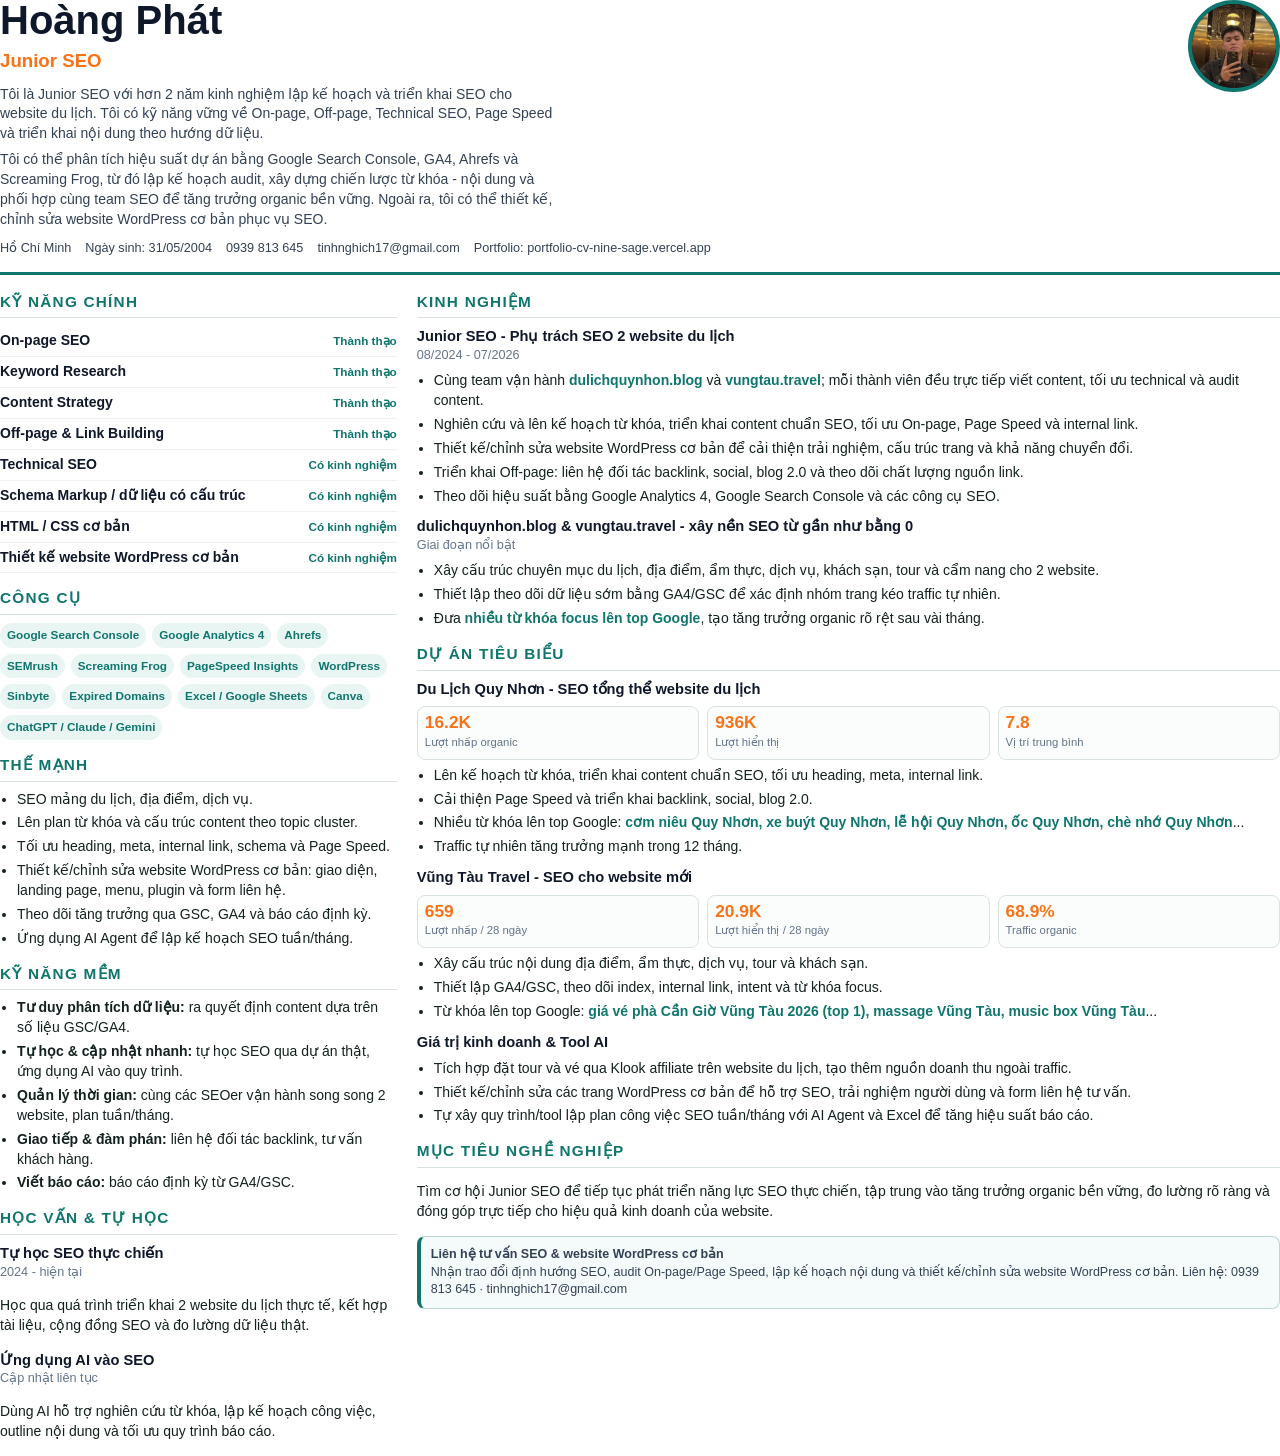
<file: cv/Hoang-Phat-CV-SEO.html>
<!DOCTYPE html>
<html lang="vi">
<head>
  <meta charset="UTF-8">
  <meta name="viewport" content="width=device-width, initial-scale=1.0">
  <title>Hoang Phat - CV SEO</title>
  <style>
    @page {
      size: A4;
      margin: 12mm;
    }

    * {
      box-sizing: border-box;
    }

    body {
      margin: 0;
      color: #12211f;
      background: #ffffff;
      font-family: Arial, "Helvetica Neue", sans-serif;
      font-size: 10.5pt;
      line-height: 1.42;
    }

    .page {
      width: 100%;
      min-height: 100vh;
      background: #ffffff;
    }

    .top {
      display: grid;
      grid-template-columns: 1fr auto;
      gap: 20px;
      padding-bottom: 14px;
      border-bottom: 3px solid #0f766e;
    }

    .name {
      margin: 0;
      font-size: 30pt;
      line-height: 1;
      letter-spacing: 0;
      color: #0f172a;
    }

    .role {
      margin: 8px 0 10px;
      color: #f97316;
      font-size: 14pt;
      font-weight: 700;
    }

    .summary {
      max-width: 560px;
      margin: 0;
      color: #334155;
      font-size: 10.5pt;
    }

    .summary + .summary {
      margin-top: 6px;
    }

    .avatar {
      width: 92px;
      height: 92px;
      border-radius: 50%;
      object-fit: cover;
      object-position: center 36%;
      background: #0f172a;
      border: 4px solid #0f766e;
    }

    .contact {
      display: flex;
      flex-wrap: wrap;
      gap: 6px 14px;
      margin-top: 10px;
      color: #334155;
      font-size: 9.5pt;
    }

    .contact span {
      white-space: nowrap;
    }

    .layout {
      display: grid;
      grid-template-columns: 31% 1fr;
      gap: 20px;
      margin-top: 16px;
    }

    h2 {
      margin: 0 0 8px;
      color: #0f766e;
      font-size: 11.5pt;
      text-transform: uppercase;
      letter-spacing: 0.08em;
      border-bottom: 1px solid #d8e3e1;
      padding-bottom: 5px;
    }

    h3 {
      margin: 0;
      color: #0f172a;
      font-size: 11pt;
    }

    .section {
      margin-bottom: 14px;
      break-inside: avoid;
    }

    .item {
      margin-bottom: 10px;
      break-inside: avoid;
    }

    .muted {
      color: #64748b;
      font-size: 9.5pt;
    }

    ul {
      margin: 6px 0 0;
      padding-left: 17px;
    }

    li {
      margin-bottom: 4px;
    }

    .pill-list {
      display: flex;
      flex-wrap: wrap;
      gap: 6px;
      margin-top: 8px;
    }

    .pill {
      padding: 4px 7px;
      border-radius: 999px;
      background: #e8f5f3;
      color: #0f766e;
      font-weight: 700;
      font-size: 8.8pt;
    }

    .level {
      display: grid;
      grid-template-columns: 1fr auto;
      gap: 8px;
      align-items: baseline;
      padding: 5px 0;
      border-bottom: 1px solid #edf2f1;
    }

    .level strong {
      color: #0f172a;
    }

    .level span {
      color: #0f766e;
      font-size: 8.8pt;
      font-weight: 700;
    }

    .metric-grid {
      display: grid;
      grid-template-columns: repeat(3, 1fr);
      gap: 8px;
      margin: 7px 0 6px;
    }

    .metric {
      border: 1px solid #d8e3e1;
      border-radius: 8px;
      padding: 7px;
      background: #fbfdfc;
    }

    .metric strong {
      display: block;
      color: #f97316;
      font-size: 13pt;
      line-height: 1;
    }

    .metric span {
      color: #64748b;
      font-size: 8.5pt;
    }

    .highlight {
      color: #0f766e;
      font-weight: 700;
    }

    .footer-note {
      margin-top: 8px;
      color: #64748b;
      font-size: 8.8pt;
    }

    .consult-box {
      margin-top: 8px;
      border: 1px solid #b9d8d4;
      border-left: 4px solid #0f766e;
      border-radius: 8px;
      padding: 9px 10px;
      background: #f4fbfa;
      break-inside: avoid;
    }

    .consult-title {
      margin: 0 0 4px;
      color: #0f172a;
      font-size: 10.5pt;
      font-weight: 700;
    }

    .consult-box p {
      margin: 0;
      color: #334155;
      font-size: 9.4pt;
    }
  </style>
</head>
<body>
  <main class="page">
    <header class="top">
      <div>
        <h1 class="name">Hoàng Phát</h1>
        <p class="role">Junior SEO</p>
        <p class="summary">
          Tôi là Junior SEO với hơn 2 năm kinh nghiệm lập kế hoạch và triển khai SEO
          cho website du lịch. Tôi có kỹ năng vững về On-page, Off-page, Technical SEO, Page Speed
          và triển khai nội dung theo hướng dữ liệu.
        </p>
        <p class="summary">
          Tôi có thể phân tích hiệu suất dự án bằng Google Search Console, GA4, Ahrefs và Screaming Frog,
          từ đó lập kế hoạch audit, xây dựng chiến lược từ khóa - nội dung và phối hợp cùng team SEO
          để tăng trưởng organic bền vững. Ngoài ra, tôi có thể thiết kế, chỉnh sửa website WordPress cơ bản phục vụ SEO.
        </p>
        <div class="contact">
          <span>Hồ Chí Minh</span>
          <span>Ngày sinh: 31/05/2004</span>
          <span>0939 813 645</span>
          <span>tinhnghich17@gmail.com</span>
          <span>Portfolio: portfolio-cv-nine-sage.vercel.app</span>
        </div>
      </div>
      <img class="avatar" src="../images/avatar_new_face.jpg" alt="Hoàng Phát">
    </header>

    <div class="layout">
      <aside>
        <section class="section">
          <h2>Kỹ năng chính</h2>
          <div class="level"><strong>On-page SEO</strong><span>Thành thạo</span></div>
          <div class="level"><strong>Keyword Research</strong><span>Thành thạo</span></div>
          <div class="level"><strong>Content Strategy</strong><span>Thành thạo</span></div>
          <div class="level"><strong>Off-page & Link Building</strong><span>Thành thạo</span></div>
          <div class="level"><strong>Technical SEO</strong><span>Có kinh nghiệm</span></div>
          <div class="level"><strong>Schema Markup / dữ liệu có cấu trúc</strong><span>Có kinh nghiệm</span></div>
          <div class="level"><strong>HTML / CSS cơ bản</strong><span>Có kinh nghiệm</span></div>
          <div class="level"><strong>Thiết kế website WordPress cơ bản</strong><span>Có kinh nghiệm</span></div>
        </section>

        <section class="section">
          <h2>Công cụ</h2>
          <div class="pill-list">
            <span class="pill">Google Search Console</span>
            <span class="pill">Google Analytics 4</span>
            <span class="pill">Ahrefs</span>
            <span class="pill">SEMrush</span>
            <span class="pill">Screaming Frog</span>
            <span class="pill">PageSpeed Insights</span>
            <span class="pill">WordPress</span>
            <span class="pill">Sinbyte</span>
            <span class="pill">Expired Domains</span>
            <span class="pill">Excel / Google Sheets</span>
            <span class="pill">Canva</span>
            <span class="pill">ChatGPT / Claude / Gemini</span>
          </div>
        </section>

        <section class="section">
          <h2>Thế mạnh</h2>
          <ul>
            <li>SEO mảng du lịch, địa điểm, dịch vụ.</li>
            <li>Lên plan từ khóa và cấu trúc content theo topic cluster.</li>
            <li>Tối ưu heading, meta, internal link, schema và Page Speed.</li>
            <li>Thiết kế/chỉnh sửa website WordPress cơ bản: giao diện, landing page, menu, plugin và form liên hệ.</li>
            <li>Theo dõi tăng trưởng qua GSC, GA4 và báo cáo định kỳ.</li>
            <li>Ứng dụng AI Agent để lập kế hoạch SEO tuần/tháng.</li>
          </ul>
        </section>

        <section class="section">
          <h2>Kỹ năng mềm</h2>
          <ul>
            <li><strong>Tư duy phân tích dữ liệu:</strong> ra quyết định content dựa trên số liệu GSC/GA4.</li>
            <li><strong>Tự học &amp; cập nhật nhanh:</strong> tự học SEO qua dự án thật, ứng dụng AI vào quy trình.</li>
            <li><strong>Quản lý thời gian:</strong> cùng các SEOer vận hành song song 2 website, plan tuần/tháng.</li>
            <li><strong>Giao tiếp &amp; đàm phán:</strong> liên hệ đối tác backlink, tư vấn khách hàng.</li>
            <li><strong>Viết báo cáo:</strong> báo cáo định kỳ từ GA4/GSC.</li>
          </ul>
        </section>

        <section class="section">
          <h2>Học vấn & tự học</h2>
          <div class="item">
            <h3>Tự học SEO thực chiến</h3>
            <div class="muted">2024 - hiện tại</div>
            <p>Học qua quá trình triển khai 2 website du lịch thực tế, kết hợp tài liệu, cộng đồng SEO và đo lường dữ liệu thật.</p>
          </div>
          <div class="item">
            <h3>Ứng dụng AI vào SEO</h3>
            <div class="muted">Cập nhật liên tục</div>
            <p>Dùng AI hỗ trợ nghiên cứu từ khóa, lập kế hoạch công việc, outline nội dung và tối ưu quy trình báo cáo.</p>
          </div>
        </section>
      </aside>

      <section>
        <section class="section">
          <h2>Kinh nghiệm</h2>
          <div class="item">
            <h3>Junior SEO - Phụ trách SEO 2 website du lịch</h3>
            <div class="muted">08/2024 - 07/2026</div>
            <ul>
              <li>Cùng team vận hành <span class="highlight">dulichquynhon.blog</span> và <span class="highlight">vungtau.travel</span>; mỗi thành viên đều trực tiếp viết content, tối ưu technical và audit content.</li>
              <li>Nghiên cứu và lên kế hoạch từ khóa, triển khai content chuẩn SEO, tối ưu On-page, Page Speed và internal link.</li>
              <li>Thiết kế/chỉnh sửa website WordPress cơ bản để cải thiện trải nghiệm, cấu trúc trang và khả năng chuyển đổi.</li>
              <li>Triển khai Off-page: liên hệ đối tác backlink, social, blog 2.0 và theo dõi chất lượng nguồn link.</li>
              <li>Theo dõi hiệu suất bằng Google Analytics 4, Google Search Console và các công cụ SEO.</li>
            </ul>
          </div>
          <div class="item">
            <h3>dulichquynhon.blog & vungtau.travel - xây nền SEO từ gần như bằng 0</h3>
            <div class="muted">Giai đoạn nổi bật</div>
            <ul>
              <li>Xây cấu trúc chuyên mục du lịch, địa điểm, ẩm thực, dịch vụ, khách sạn, tour và cẩm nang cho 2 website.</li>
              <li>Thiết lập theo dõi dữ liệu sớm bằng GA4/GSC để xác định nhóm trang kéo traffic tự nhiên.</li>
              <li>Đưa <span class="highlight">nhiều từ khóa focus lên top Google</span>, tạo tăng trưởng organic rõ rệt sau vài tháng.</li>
            </ul>
          </div>
        </section>

        <section class="section">
          <h2>Dự án tiêu biểu</h2>
          <div class="item">
            <h3>Du Lịch Quy Nhơn - SEO tổng thể website du lịch</h3>
            <div class="metric-grid">
              <div class="metric"><strong>16.2K</strong><span>Lượt nhấp organic</span></div>
              <div class="metric"><strong>936K</strong><span>Lượt hiển thị</span></div>
              <div class="metric"><strong>7.8</strong><span>Vị trí trung bình</span></div>
            </div>
            <ul>
              <li>Lên kế hoạch từ khóa, triển khai content chuẩn SEO, tối ưu heading, meta, internal link.</li>
              <li>Cải thiện Page Speed và triển khai backlink, social, blog 2.0.</li>
              <li>Nhiều từ khóa lên top Google: <span class="highlight">cơm niêu Quy Nhơn, xe buýt Quy Nhơn, lễ hội Quy Nhơn, ốc Quy Nhơn, chè nhớ Quy Nhơn</span>...</li>
              <li>Traffic tự nhiên tăng trưởng mạnh trong 12 tháng.</li>
            </ul>
          </div>

          <div class="item">
            <h3>Vũng Tàu Travel - SEO cho website mới</h3>
            <div class="metric-grid">
              <div class="metric"><strong>659</strong><span>Lượt nhấp / 28 ngày</span></div>
              <div class="metric"><strong>20.9K</strong><span>Lượt hiển thị / 28 ngày</span></div>
              <div class="metric"><strong>68.9%</strong><span>Traffic organic</span></div>
            </div>
            <ul>
              <li>Xây cấu trúc nội dung địa điểm, ẩm thực, dịch vụ, tour và khách sạn.</li>
              <li>Thiết lập GA4/GSC, theo dõi index, internal link, intent và từ khóa focus.</li>
              <li>Từ khóa lên top Google: <span class="highlight">giá vé phà Cần Giờ Vũng Tàu 2026 (top 1), massage Vũng Tàu, music box Vũng Tàu</span>...</li>
            </ul>
          </div>

          <div class="item">
            <h3>Giá trị kinh doanh & Tool AI</h3>
            <ul>
              <li>Tích hợp đặt tour và vé qua Klook affiliate trên website du lịch, tạo thêm nguồn doanh thu ngoài traffic.</li>
              <li>Thiết kế/chỉnh sửa các trang WordPress cơ bản để hỗ trợ SEO, trải nghiệm người dùng và form liên hệ tư vấn.</li>
              <li>Tự xây quy trình/tool lập plan công việc SEO tuần/tháng với AI Agent và Excel để tăng hiệu suất báo cáo.</li>
            </ul>
          </div>
        </section>

        <section class="section">
          <h2>Mục tiêu nghề nghiệp</h2>
          <p>
            Tìm cơ hội Junior SEO để tiếp tục phát triển năng lực SEO thực chiến, tập trung vào tăng trưởng organic bền vững,
            đo lường rõ ràng và đóng góp trực tiếp cho hiệu quả kinh doanh của website.
          </p>
          <div class="consult-box">
            <p class="consult-title">Liên hệ tư vấn SEO & website WordPress cơ bản</p>
            <p>Nhận trao đổi định hướng SEO, audit On-page/Page Speed, lập kế hoạch nội dung và thiết kế/chỉnh sửa website WordPress cơ bản. Liên hệ: 0939 813 645 · tinhnghich17@gmail.com</p>
          </div>
        </section>
      </section>
    </div>
  </main>
</body>
</html>
</file>
<file: assets/css/main.css>
/* ==================== RESET & BASE ==================== */
*, *::before, *::after { box-sizing: border-box; margin: 0; padding: 0; }
html { scroll-behavior: smooth; font-size: 16px; max-width: 100%; overflow-x: hidden; }
body { font-family: 'Inter', -apple-system, BlinkMacSystemFont, sans-serif; color: rgba(255,255,255,0.85); background: var(--dark); line-height: 1.6; overflow-x: hidden; max-width: 100%; }
img { max-width: 100%; height: auto; display: block; }
a { text-decoration: none; color: inherit; }
ul, ol { list-style: none; }

/* Screen reader only */
.sr-only { position: absolute; width: 1px; height: 1px; padding: 0; margin: -1px; overflow: hidden; clip: rect(0,0,0,0); white-space: nowrap; border: 0; }

/* Skip to content – accessibility & SEO */
.skip-to-content { position: absolute; top: -100%; left: 16px; min-height: 44px; display: inline-flex; align-items: center; background: var(--primary); color: #fff; padding: 10px 20px; border-radius: 0 0 8px 8px; font-weight: 600; font-size: 0.9rem; z-index: 9999; transition: top 0.2s; }
.skip-to-content:focus { top: 0; }

/* Focus visible – accessibility */
:focus-visible { outline: 3px solid var(--primary); outline-offset: 3px; border-radius: 4px; }

/* ==================== VARIABLES ==================== */
:root {
    --primary: #0f766e;
    --primary-dark: #115e59;
    --primary-light: #5eead4;
    --accent: #f97316;
    --dark: #0f172a;
    --dark2: #1e293b;
    --gray: #64748b;
    --gray-light: #f1f5f9;
    --gray-border: #e2e8f0;
    --white: #ffffff;
    --gradient: linear-gradient(135deg, #0f766e 0%, #f97316 100%);
    --shadow: 0 4px 24px rgba(15,118,110,0.10);
    --shadow-lg: 0 12px 40px rgba(15,118,110,0.18);
    --radius: 12px;
    --radius-lg: 20px;
    --transition: all 0.3s ease;
}

/* ==================== CONTAINER ==================== */
.container { max-width: 1180px; margin: 0 auto; padding: 0 24px; }
.section { padding: 96px 0; }
.section-alt { background: var(--dark2); }

/* ==================== SECTION HEADER ==================== */
.section-header { text-align: center; margin-bottom: 60px; }
.section-tag { display: inline-block; background: rgba(15,118,110,0.1); color: var(--primary); font-size: 0.8rem; font-weight: 600; letter-spacing: 0.1em; text-transform: uppercase; padding: 6px 16px; border-radius: 50px; margin-bottom: 16px; }
.section-title { font-size: clamp(1.8rem, 4vw, 2.6rem); font-weight: 800; color: var(--dark); margin-bottom: 12px; }
.section-subtitle { font-size: 1rem; color: var(--gray); max-width: 500px; margin: 0 auto; }

/* ==================== BUTTONS ==================== */
.btn { display: inline-flex; align-items: center; gap: 8px; padding: 13px 28px; border-radius: 50px; font-weight: 600; font-size: 0.95rem; cursor: pointer; border: none; transition: var(--transition); }
.btn-primary { background: var(--gradient); color: #fff; box-shadow: 0 4px 20px rgba(15,118,110,0.35); }
.btn-primary:hover { transform: translateY(-2px); box-shadow: 0 8px 28px rgba(15,118,110,0.45); }
.btn-outline { background: transparent; color: var(--primary); border: 2px solid var(--primary); }
.btn-outline:hover { background: var(--primary); color: #fff; transform: translateY(-2px); }
.btn-full { width: 100%; justify-content: center; }

/* ==================== NAVBAR ==================== */
.site-header { position: fixed; top: 12px; left: 0; right: 0; z-index: 1000; transition: var(--transition); }
.site-header.scrolled { background: rgba(255,255,255,0.95); backdrop-filter: blur(12px); box-shadow: 0 2px 20px rgba(0,0,0,0.08); top: 0; }
.navbar { padding: 20px 0; transition: var(--transition); }
.site-header.scrolled .navbar { padding: 14px 0; }
.nav-container { max-width: 1180px; margin: 0 auto; padding: 0 24px; display: flex; align-items: center; }
.nav-right { display: flex; align-items: center; gap: 6px; flex: 1; justify-content: flex-end; }
.nav-logo { font-family: 'Playball', cursive; font-size: 1.5rem; font-weight: 400; min-height: 44px; display: flex; align-items: center; gap: 8px; flex: 1; flex-shrink: 0; }
.logo-text { background: var(--gradient); -webkit-background-clip: text; -webkit-text-fill-color: transparent; background-clip: text; line-height: 1; }
.nav-avatar { width: 30px; height: 30px; border-radius: 50%; object-fit: cover; border: 2px solid rgba(15,118,110,0.5); flex-shrink: 0; transition: var(--transition); }
.nav-logo:hover .nav-avatar { border-color: rgba(15,118,110,0.9); transform: scale(1.05); }
.nav-cv-btn { display: inline-flex; align-items: center; justify-content: center; gap: 5px; min-height: 44px; padding: 7px 14px; border-radius: 50px; background: var(--gradient); color: #fff !important; -webkit-text-fill-color: #fff; font-size: 0.78rem; font-weight: 600; white-space: nowrap; letter-spacing: 0.02em; transition: var(--transition); flex-shrink: 0; }
.nav-cv-btn:hover { transform: translateY(-1px); box-shadow: 0 4px 16px rgba(15,118,110,0.4); opacity: 0.92; }
.nav-cv-btn svg { flex-shrink: 0; }
.nav-menu { display: flex; align-items: center; gap: 8px; }
.nav-link { display: inline-flex; align-items: center; justify-content: center; min-height: 44px; color: rgba(255,255,255,0.85); font-weight: 500; padding: 8px 16px; border-radius: 8px; transition: var(--transition); font-size: 0.92rem; }
.nav-link:hover { color: #fff; background: rgba(255,255,255,0.1); }
.site-header.scrolled .nav-link { color: var(--dark2); }
.site-header.scrolled .nav-link:hover { color: var(--primary); background: rgba(15,118,110,0.06); }
.nav-cta { background: var(--gradient); color: #fff !important; padding: 9px 22px; border-radius: 50px; margin-left: 8px; -webkit-text-fill-color: #fff; }
.nav-cta:hover { transform: translateY(-1px); box-shadow: 0 4px 16px rgba(15,118,110,0.35); background: rgba(0,0,0,0); background: var(--gradient); }
.nav-toggle { display: none; flex-direction: column; gap: 5px; cursor: pointer; background: none; border: none; padding: 4px; }
.nav-toggle span { display: block; width: 24px; height: 2px; background: rgba(255,255,255,0.85); border-radius: 2px; transition: var(--transition); }
.site-header.scrolled .nav-toggle span { background: var(--dark2); }

/* ==================== HERO ==================== */
.hero { min-height: min(100vh, 980px); display: flex; align-items: flex-start; background: var(--dark); position: relative; overflow-x: hidden; overflow-y: visible; padding-top: 72px; padding-bottom: 24px; }
.admin-bar .hero { min-height: min(calc(100vh - 32px), 948px); padding-top: 104px; }
.hero-bg { position: absolute; inset: 0; background: radial-gradient(ellipse at 70% 50%, rgba(15,118,110,0.25) 0%, transparent 60%), radial-gradient(ellipse at 20% 80%, rgba(249,115,22,0.2) 0%, transparent 50%); }
.hero .container { position: relative; z-index: 1; }
.hero-content { display: grid; grid-template-columns: 1fr 1fr; align-items: center; gap: 32px; padding: 4px 0 8px; }

/* ── Hero Banner ── */
.hero-banner { display: flex; flex-direction: column; align-items: center; padding: 8px 0 4px; gap: 4px; }
.hero-banner-top { display: flex; align-items: center; gap: 14px; }
.hero-banner-year-box { border: 1.5px solid rgba(255,255,255,0.35); padding: 3px 12px; border-radius: 4px; font-size: 0.72rem; font-weight: 600; letter-spacing: 0.1em; color: rgba(255,255,255,0.65); font-family: 'Inter', sans-serif; }
.hero-banner-subtitle { font-size: 0.72rem; font-weight: 400; letter-spacing: 0.1em; color: rgba(255,255,255,0.4); font-family: 'Inter', sans-serif; }
.hero-banner-title-wrap { position: relative; display: flex; align-items: baseline; line-height: 1; gap: 0; font-size: 0; }
.banner-script-p { font-family: 'Quantico', sans-serif; font-size: clamp(2.8rem, 10vw, 9rem); font-weight: 700; line-height: 1; background: linear-gradient(135deg, #0f766e 0%, #f97316 100%); -webkit-background-clip: text; -webkit-text-fill-color: transparent; background-clip: text; }
.banner-geo-text { font-family: 'Quantico', sans-serif; font-size: clamp(2.8rem, 10vw, 9rem); font-weight: 700; letter-spacing: 0; line-height: 1; background: linear-gradient(135deg, #0f766e 20%, #f97316 100%); -webkit-background-clip: text; -webkit-text-fill-color: transparent; background-clip: text; }
.banner-name-script { position: absolute; bottom: -4rem; right: -5.5rem; display: flex; flex-direction: column; align-items: flex-end; font-family: 'Inter', sans-serif; color: #f97316; gap: 3px; }
.wr-item { display: block; line-height: 1.35; white-space: nowrap; transition: all 0.45s cubic-bezier(0.4,0,0.2,1); transform-origin: right center; font-size: 0.6rem; opacity: 0.12; filter: blur(3px); transform: scale(0.6); font-weight: 400; }
.wr-item.wr-near { font-size: 0.85rem; opacity: 0.42; filter: blur(1.2px); transform: scale(0.82); }
.wr-item.wr-active { font-size: clamp(0.85rem, 1.4vw, 1.15rem); opacity: 1; filter: none; transform: scale(1); font-weight: 600; text-shadow: 0 0 18px rgba(249,115,22,0.55); letter-spacing: 0.03em; }
.hero-text { min-width: 0; overflow: hidden; }
.hero-greeting { color: var(--accent); font-size: 1rem; font-weight: 600; letter-spacing: 0.05em; margin-bottom: 6px; }
.hero-name { font-size: clamp(1.8rem, 3.8vw, 3.2rem); font-weight: 800; color: #fff; line-height: 1.1; margin-bottom: 4px; white-space: nowrap; }
.hero-title { font-size: clamp(1.1rem, 2.5vw, 1.5rem); font-weight: 400; color: var(--primary-light); margin-bottom: 12px; min-height: 1.4em; }
.typed-text { font-weight: 600; }
.cursor { animation: blink 1s step-end infinite; }
@keyframes blink { 0%,100%{opacity:1} 50%{opacity:0} }
.hero-desc { color: #94a3b8; font-size: 0.92rem; max-width: 480px; line-height: 1.55; margin-bottom: 12px; }
.hero-btns { display: flex; gap: 10px; flex-wrap: wrap; margin-bottom: 10px; }
.hero-btns .btn { padding: 11px 20px; font-size: 0.88rem; }
.hero-stats { display: grid; grid-template-columns: repeat(3, 1fr); gap: 6px; margin-top: 2px; }
.hero-stats .stat-item { padding: 12px 10px; text-align: center; background: rgba(255,255,255,0.05); border: 1px solid rgba(255,255,255,0.1); border-radius: 16px; backdrop-filter: blur(6px); transition: background 0.25s, border-color 0.25s, transform 0.25s; }
.hero-stats .stat-item:hover { background: rgba(15,118,110,0.18); border-color: rgba(15,118,110,0.4); transform: translateY(-3px); }
.stat-item { text-align: center; }
.stat-num { display: block; font-size: 1.8rem; font-weight: 800; background: var(--gradient); -webkit-background-clip: text; -webkit-text-fill-color: transparent; background-clip: text; line-height: 1.1; margin-bottom: 2px; }
.stat-label { color: #64748b; font-size: 0.78rem; text-transform: uppercase; letter-spacing: 0.05em; }
.hero-image { display: flex; flex-direction: column; align-items: center; gap: 24px; position: relative; padding-top: 40px; }
.hero-image .avatar-area { position: relative; }
.avatar-wrapper { width: 320px; height: 320px; position: relative; }
.avatar-ring {
    position: absolute;
    inset: -10px;
    border-radius: 50%;
    background: conic-gradient(
        from -90deg,
        #4285F4 0deg 90deg,
        #EA4335 90deg 180deg,
        #FBBC05 180deg 270deg,
        #34A853 270deg 360deg
    );
    animation: rotate 5s linear infinite;
    opacity: 1;
    filter: drop-shadow(0 0 6px rgba(66,133,244,0.55)) drop-shadow(0 0 12px rgba(234,67,53,0.3));
}
.avatar-ring::after {
    content: '';
    position: absolute;
    inset: 8px;
    border-radius: 50%;
    background: var(--dark);
}
@keyframes rotate { to { transform: rotate(360deg); } }
.avatar-placeholder { width: 100%; height: 100%; border-radius: 50%; background: linear-gradient(135deg, #1e293b, #334155); display: flex; flex-direction: column; align-items: center; justify-content: center; gap: 12px; color: #64748b; border: none; position: relative; z-index: 1; overflow: hidden; }
.avatar-placeholder svg { width: 80px; height: 80px; opacity: 0.4; }
.avatar-placeholder p { font-size: 0.8rem; opacity: 0.6; }
.avatar-img-wrapper { width: 100%; height: 100%; box-sizing: border-box; padding: 18px; border-radius: 50%; overflow: hidden; position: relative; z-index: 1; border: none; background: radial-gradient(circle at 50% 36%, rgba(255,255,255,0.16), rgba(15,23,42,0.86) 72%); }
.avatar-img { width: 100%; height: 100%; object-fit: cover; object-position: center 30%; display: block; border-radius: 50%; filter: contrast(1.04) saturate(1.04); image-rendering: auto; }
.avatar-area { position: relative; display: flex; justify-content: center; padding: 24px 60px; }
.floating-badge { position: absolute; background: rgba(15,23,42,0.75); backdrop-filter: blur(16px); border: 1px solid rgba(255,255,255,0.18); color: #fff; padding: 10px 16px; border-radius: 50px; font-size: 0.8rem; font-weight: 600; white-space: nowrap; animation: float 3s ease-in-out infinite; z-index: 2; box-shadow: 0 4px 20px rgba(0,0,0,0.3); }
.badge-1 { bottom: 10px; left: 0; animation-delay: 0s; }
.badge-2 { top: 10px; right: 0; animation-delay: 1.5s; }
@keyframes float { 0%,100%{transform:translateY(0)} 50%{transform:translateY(-8px)} }
.scroll-indicator { display: flex; flex-direction: column; align-items: center; gap: 10px; margin-top: 8px; }
.scroll-text { color: rgba(255,255,255,0.9); font-size: 0.78rem; font-weight: 700; letter-spacing: 0.15em; text-transform: uppercase; background: var(--gradient); -webkit-background-clip: text; -webkit-text-fill-color: transparent; background-clip: text; }
.scroll-arrow { width: 48px; height: 48px; border: 2px solid var(--primary); border-radius: 50%; display: flex; align-items: center; justify-content: center; color: var(--primary-light); animation: bounceDown 1.8s ease-in-out infinite; background: rgba(15,118,110,0.12); backdrop-filter: blur(6px); transition: background 0.25s, border-color 0.25s; box-shadow: 0 0 16px rgba(15,118,110,0.3); }
.scroll-arrow:hover { background: rgba(15,118,110,0.25); border-color: var(--primary-light); }
@keyframes bounceDown { 0%,100%{transform:translateY(0);opacity:0.8} 50%{transform:translateY(8px);opacity:1} }
@keyframes scroll { 0%{transform:translateY(0);opacity:1} 100%{transform:translateY(12px);opacity:0} }

/* ==================== ABOUT ==================== */
.about-grid { display: grid; grid-template-columns: 1fr 1fr; gap: 48px; align-items: stretch; margin-bottom: 80px; }
.about-img-wrapper { position: relative; max-width: 320px; }
.about-img-placeholder { width: 100%; aspect-ratio: 3/4; background: var(--gradient); border-radius: var(--radius-lg); display: flex; align-items: center; justify-content: center; overflow: hidden; }
.about-img-placeholder svg { width: 120px; height: 120px; color: rgba(255,255,255,0.5); }
.experience-badge { position: absolute; bottom: -20px; right: -20px; background: var(--gradient); color: #fff; padding: 16px 20px; border-radius: var(--radius); text-align: center; box-shadow: var(--shadow-lg); }
.exp-num { display: block; font-size: 2rem; font-weight: 800; line-height: 1; }
.exp-text { font-size: 0.75rem; opacity: 0.9; }
.about-subtitle { font-size: 1.4rem; font-weight: 700; color: var(--dark); margin-bottom: 16px; }
.about-desc { color: var(--gray); line-height: 1.8; margin-bottom: 14px; }
.info-grid { display: grid; grid-template-columns: 1fr 1fr; gap: 16px; margin: 28px 0 32px; }
.info-item { display: flex; align-items: flex-start; gap: 12px; background: var(--gray-light); padding: 14px 16px; border-radius: var(--radius); }
.info-icon { font-size: 1.2rem; flex-shrink: 0; }
.info-item > div { display: flex; flex-direction: column; }
.info-label { font-size: 0.72rem; text-transform: uppercase; letter-spacing: 0.05em; color: var(--gray); font-weight: 600; }
.info-value { font-size: 0.9rem; font-weight: 600; color: var(--dark); }
.about-btns { display: flex; gap: 14px; flex-wrap: wrap; margin-bottom: 4px; }
.highlight-text { color: #f97316; }
.about-badges { display: flex; flex-wrap: wrap; gap: 8px; margin: 20px 0 24px; }
.about-badge { display: inline-flex; align-items: center; gap: 5px; padding: 6px 14px; border-radius: 50px; background: rgba(255,255,255,0.06); border: 1px solid rgba(255,255,255,0.1); font-size: 0.82rem; color: rgba(255,255,255,0.7); white-space: nowrap; }
.about-badge-available { background: rgba(52,211,153,0.1); border-color: rgba(52,211,153,0.3); color: #34d399; }
.about-note { font-size: 0.78rem; color: #9aa6bd; margin-top: 14px; line-height: 1.6; }
.about-note-link { color: rgba(255,255,255,0.55); text-decoration: underline; text-underline-offset: 2px; }
.about-skills-col { display: flex; flex-direction: column; justify-content: space-between; gap: 16px; }
.about-skill-icon svg { width: 26px; height: 26px; }
.about-skill-card { display: flex; gap: 16px; align-items: flex-start; padding: 20px; background: rgba(255,255,255,0.03); border: 1px solid rgba(255,255,255,0.07); border-radius: 16px; transition: var(--transition); }
.about-skill-card:hover { background: rgba(255,255,255,0.055); border-color: rgba(15,118,110,0.25); transform: translateY(-2px); }
.about-skill-icon { width: 44px; height: 44px; border-radius: 12px; display: flex; align-items: center; justify-content: center; flex-shrink: 0; }
.tech-icon { background: rgba(15,118,110,0.15); color: #2dd4bf; }
.onpage-icon { background: rgba(15,118,110,0.12); color: #5eead4; }
.content-icon { background: rgba(52,211,153,0.12); color: #34d399; }
.offpage-icon { background: rgba(249,115,22,0.12); color: #f97316; }
.wp-icon { background: rgba(99,102,241,0.13); color: #a5b4fc; }

/* ==================== SKILL LEVEL TABLE ==================== */
.skill-level-table { width: 100%; border-collapse: collapse; }
.skill-level-table tbody tr { border-bottom: 1px solid rgba(255,255,255,0.06); transition: background 0.2s; border-radius: var(--radius); }
.skill-level-table tbody tr:first-child td { padding-top: 4px; }
.skill-level-table tbody tr:last-child { border-bottom: none; }
.skill-level-table tbody tr:hover { background: rgba(15,118,110,0.05); }
.skill-level-table td { padding: 14px 12px; font-size: 0.93rem; font-weight: 600; color: rgba(255,255,255,0.85); vertical-align: middle; }
.skill-level-table td:first-child { padding-left: 0; }
.skill-level-table td:last-child { text-align: right; padding-right: 0; }
.skill-badge { display: inline-flex; align-items: center; gap: 5px; font-size: 0.73rem; font-weight: 700; padding: 5px 14px; border-radius: 100px; letter-spacing: 0.02em; }
.skill-badge::before { content: ''; width: 6px; height: 6px; border-radius: 50%; flex-shrink: 0; }
.skill-badge-pro { background: rgba(15,118,110,0.14); color: #5eead4; border: 1px solid rgba(15,118,110,0.28); }
.skill-badge-pro::before { background: #2dd4bf; }
.skill-badge-mid { background: rgba(249,115,22,0.1); color: #67e8f9; border: 1px solid rgba(249,115,22,0.22); }
.skill-badge-mid::before { background: #fb923c; }

body.light-mode .skill-level-table tbody tr { border-bottom-color: var(--gray-border); }
body.light-mode .skill-level-table tbody tr:hover { background: rgba(15,118,110,0.04); }
body.light-mode .skill-level-table td { color: var(--dark2); }
body.light-mode .skill-badge-pro { background: rgba(15,118,110,0.08); color: var(--primary-dark); border-color: rgba(15,118,110,0.2); }
body.light-mode .skill-badge-pro::before { background: var(--primary); }
body.light-mode .skill-badge-mid { background: rgba(249,115,22,0.07); color: #ea580c; border-color: rgba(249,115,22,0.18); }
body.light-mode .skill-badge-mid::before { background: #ea580c; }

/* ==================== SKILL LIST ==================== */
.skill-reel-wrap { position: relative; overflow: visible; }
.sr-arrow { display: none; }
.skill-reel { display: grid; grid-template-columns: repeat(auto-fit, minmax(150px, 1fr)); gap: 12px; }
.sr-item { min-height: 44px; display: flex; align-items: center; padding: 11px 14px; border-radius: 14px; background: rgba(255,255,255,0.04); border: 1px solid rgba(255,255,255,0.08); color: rgba(255,255,255,0.86); font-size: 0.92rem; font-weight: 700; line-height: 1.35; }
.sr-item[aria-hidden="true"] { display: none; }
body.light-mode .sr-item { background: rgba(15,118,110,0.06); border-color: rgba(15,118,110,0.14); color: var(--dark2); }
@media (max-width: 768px) { .skill-reel { grid-template-columns: repeat(2, minmax(0, 1fr)); gap: 10px; } }
@media (max-width: 420px) { .skill-reel { grid-template-columns: 1fr; } }
.about-skill-body h4 { font-size: 0.95rem; font-weight: 600; margin-bottom: 6px; color: rgba(255,255,255,0.9); }
.about-skill-body p { font-size: 0.82rem; color: rgba(255,255,255,0.5); line-height: 1.6; }

/* Timeline */
.timeline-section { display: grid; grid-template-columns: 1fr 1fr; gap: 48px; }
.timeline-title { font-size: 1.15rem; font-weight: 700; color: var(--dark); margin-bottom: 28px; display: flex; align-items: center; gap: 10px; }
.timeline { position: relative; padding-left: 24px; }
.timeline::before { content: ''; position: absolute; left: 7px; top: 8px; bottom: 0; width: 2px; background: var(--gray-border); }
.timeline-item { position: relative; margin-bottom: 32px; }
.timeline-dot { position: absolute; left: -24px; top: 6px; width: 14px; height: 14px; border-radius: 50%; background: var(--primary); border: 3px solid var(--white); box-shadow: 0 0 0 2px var(--primary); }
.timeline-date { font-size: 0.78rem; font-weight: 600; color: var(--primary); letter-spacing: 0.04em; text-transform: uppercase; }
.timeline-content h4 { font-size: 1rem; font-weight: 700; color: var(--dark); margin: 4px 0 6px; }
.timeline-content p { font-size: 0.88rem; color: var(--gray); line-height: 1.7; }

/* ==================== SKILLS ==================== */
.skills-layout { display: grid; grid-template-columns: 1fr 1fr; gap: 60px; align-items: start; }
.skills-subtitle { font-size: 1rem; font-weight: 700; color: var(--dark); margin-bottom: 24px; padding-bottom: 12px; border-bottom: 2px solid var(--gray-border); }
.skill-bar-list { display: flex; flex-direction: column; gap: 20px; }
.skill-bar-item {}
.skill-bar-header { display: flex; justify-content: space-between; margin-bottom: 8px; font-size: 0.9rem; font-weight: 600; color: var(--dark2); }
.skill-bar-track { height: 8px; background: var(--gray-border); border-radius: 50px; overflow: hidden; }
.skill-bar-fill { height: 100%; background: var(--gradient); border-radius: 50px; width: 0; transition: width 1.2s cubic-bezier(0.4,0,0.2,1); }
.skills-tags { display: flex; flex-wrap: wrap; gap: 10px; margin-bottom: 8px; }
.skill-tag { background: rgba(15,118,110,0.08); color: var(--primary); border: 1px solid rgba(15,118,110,0.2); padding: 7px 16px; border-radius: 50px; font-size: 0.85rem; font-weight: 500; transition: var(--transition); cursor: default; }
.skill-tag:hover { background: var(--primary); color: #fff; transform: translateY(-2px); }
.soft-skills { display: flex; flex-direction: column; gap: 16px; }
.soft-skill-item { display: flex; align-items: flex-start; gap: 16px; padding: 16px; background: var(--gray-light); border-radius: var(--radius); transition: var(--transition); }
.soft-skill-item:hover { background: rgba(15,118,110,0.06); }
.soft-icon { font-size: 1.4rem; flex-shrink: 0; }
.soft-skill-item strong { display: block; font-weight: 700; color: var(--dark); margin-bottom: 3px; font-size: 0.95rem; }
.soft-skill-item p { font-size: 0.83rem; color: var(--gray); }

/* ==================== PROJECTS ==================== */
.projects-grid { display: grid; grid-template-columns: repeat(3, 1fr); gap: 28px; }
.project-card { background: #fff; border-radius: var(--radius-lg); overflow: hidden; box-shadow: 0 2px 16px rgba(0,0,0,0.06); border: 1px solid var(--gray-border); transition: var(--transition); position: relative; display: flex; flex-direction: column; }
.project-card:hover { transform: translateY(-6px); box-shadow: var(--shadow-lg); border-color: transparent; }
.project-featured-badge { position: absolute; top: 16px; left: 16px; z-index: 2; background: var(--gradient); color: #fff; font-size: 0.72rem; font-weight: 700; padding: 4px 12px; border-radius: 50px; text-transform: uppercase; letter-spacing: 0.05em; }
.project-img { aspect-ratio: 16/10; background: var(--gray-light); position: relative; overflow: hidden; min-height: 220px; }
.project-img-placeholder { width: 100%; height: 100%; display: flex; align-items: center; justify-content: center; background: linear-gradient(135deg, #0f172a, #111827); }
.project-img-placeholder svg { width: 50px; height: 50px; color: #94a3b8; }
.project-img-vpnselect { background: radial-gradient(circle at 22% 18%, rgba(249,115,22,0.35), transparent 28%), linear-gradient(135deg, #101828 0%, #111827 48%, #0e7490 100%); }
.vpnselect-mark { display: inline-flex; align-items: center; gap: 12px; color: #fff; font-size: clamp(1.25rem, 3vw, 1.8rem); font-weight: 800; line-height: 1; }
.vpnselect-mark svg { width: 46px; height: 46px; color: #fb923c; filter: drop-shadow(0 8px 18px rgba(251,146,60,0.25)); }
.project-overlay { position: absolute; inset: 0; background: rgba(15,23,42,0.82); display: flex; align-items: center; justify-content: center; gap: 16px; opacity: 0; transition: var(--transition); }
.project-card:hover .project-overlay { opacity: 1; }
.project-link { width: 44px; height: 44px; background: #fff; border-radius: 50%; display: flex; align-items: center; justify-content: center; color: var(--primary); transition: var(--transition); }
.project-link:hover { background: var(--dark); color: #fff; transform: scale(1.1); }
.project-link-disabled { opacity: 0.45; pointer-events: none; }
.project-info { padding: 20px; display: flex; flex-direction: column; flex: 1; }
.project-actions { margin: 18px 0 16px; margin-top: auto; }
.project-btn { width: 100%; justify-content: center; }
.project-thumb-img { position: absolute; inset: 0; width: 100%; height: 100%; object-fit: cover; padding: 0; background: #000; }
.project-thumb-cover { object-fit: cover; padding: 0; background: #000; }
.project-thumb-vpnselect { object-fit: contain; padding: 42px 30px; background: linear-gradient(135deg, #eef6ff 0%, #ffffff 52%, #e0f2fe 100%); }
.project-tags { display: flex; gap: 8px; flex-wrap: wrap; align-content: flex-start; min-height: 48px; margin-bottom: 12px; }
.project-tag { font-size: 0.72rem; font-weight: 600; color: var(--primary); background: rgba(15,118,110,0.08); padding: 3px 10px; border-radius: 50px; }
.project-title { font-size: 1.05rem; font-weight: 700; color: var(--dark); margin-bottom: 8px; }
.project-title a { color: inherit; transition: color var(--transition); }
.project-title a:hover { color: var(--primary); }
.project-desc { font-size: 0.86rem; color: var(--gray); line-height: 1.7; }
.project-thumb-img { position: absolute; inset: 0; width: 100%; height: 100%; object-fit: contain; padding: 20px; background: #fff; }
.project-thumb-cover { object-fit: cover; padding: 0; background: #0f172a; }

/* ==================== PROJECT DETAIL PAGE ==================== */
.pp-page { padding-top: 80px; min-height: 100vh; }
.pp-topbar { position: sticky; top: 72px; z-index: 50; background: rgba(15,23,42,0.95); backdrop-filter: blur(12px); border-bottom: 1px solid rgba(255,255,255,0.07); padding: 12px 0; }
.pp-topbar-inner { display: flex; align-items: center; justify-content: space-between; gap: 16px; }
.pp-back-link { display: inline-flex; align-items: center; gap: 8px; font-size: 0.88rem; font-weight: 600; color: var(--accent); transition: gap var(--transition); }
.pp-back-link:hover { gap: 12px; }
.pp-topbar-name { font-size: 0.9rem; font-weight: 700; color: rgba(255,255,255,0.5); }
/* Hero */
.pp-hero { padding: 56px 0 48px; }
.pp-hero-grid { display: grid; grid-template-columns: 220px 1fr; gap: 40px; align-items: center; }
@media (max-width: 640px) { .pp-hero-grid { grid-template-columns: 1fr; } }
.pp-logo-box { background: #fff; border-radius: 16px; padding: 28px; display: flex; align-items: center; justify-content: center; box-shadow: 0 4px 20px rgba(0,0,0,0.15); }
.pp-logo-box img { max-width: 100%; height: auto; max-height: 110px; object-fit: contain; }
.pp-tags { display: flex; flex-wrap: wrap; gap: 8px; margin-bottom: 16px; }
.pp-tag { background: rgba(15,118,110,0.12); color: var(--primary); padding: 4px 12px; border-radius: 20px; font-size: 0.78rem; font-weight: 600; border: 1px solid rgba(15,118,110,0.2); }
.pp-title { font-size: clamp(2rem, 5vw, 3rem); font-weight: 800; color: #fff; margin-bottom: 6px; }
.pp-domain { display: inline-flex; align-items: center; gap: 6px; color: var(--accent); font-size: 0.88rem; font-weight: 600; margin-bottom: 16px; }
.pp-desc { color: rgba(255,255,255,0.65); font-size: 1rem; line-height: 1.8; max-width: 580px; }
/* Stats */
.pp-stats { background: rgba(255,255,255,0.03); border-top: 1px solid rgba(255,255,255,0.07); border-bottom: 1px solid rgba(255,255,255,0.07); padding: 48px 0; }
.pp-stats-grid { display: grid; grid-template-columns: repeat(3, 1fr); gap: 20px; }
@media (max-width: 640px) { .pp-stats-grid { grid-template-columns: repeat(2, 1fr); } }
.pp-stat-card { text-align: center; padding: 24px 16px; border-radius: 14px; background: rgba(255,255,255,0.04); border: 1px solid rgba(255,255,255,0.08); transition: var(--transition); }
.pp-stat-card:hover { border-color: rgba(15,118,110,0.35); background: rgba(15,118,110,0.06); }
.pp-stat-highlight { border-color: rgba(249,115,22,0.35); background: rgba(249,115,22,0.06); }
.pp-stat-num { display: block; font-size: clamp(1.7rem, 4vw, 2.4rem); font-weight: 800; background: var(--gradient); -webkit-background-clip: text; -webkit-text-fill-color: transparent; background-clip: text; line-height: 1.1; margin-bottom: 4px; }
.pp-stat-label { display: block; font-weight: 600; font-size: 0.9rem; color: rgba(255,255,255,0.85); margin-bottom: 4px; }
.pp-stat-src { display: block; font-size: 0.72rem; color: rgba(255,255,255,0.35); }
/* Work done */
.pp-work { padding: 64px 0; }
.pp-section-title { font-size: 1.6rem; font-weight: 800; color: #fff; margin-bottom: 32px; padding-bottom: 12px; border-bottom: 2px solid rgba(255,255,255,0.08); }
.pp-checklist { display: grid; grid-template-columns: repeat(auto-fill, minmax(300px, 1fr)); gap: 16px; }
.pp-check-item { display: flex; align-items: flex-start; gap: 14px; padding: 20px; background: rgba(255,255,255,0.04); border-radius: 12px; border: 1px solid rgba(255,255,255,0.07); transition: var(--transition); }
.pp-check-item:hover { border-color: rgba(249,115,22,0.3); background: rgba(249,115,22,0.05); }
.pp-check-icon { flex-shrink: 0; width: 32px; height: 32px; background: rgba(249,115,22,0.15); border-radius: 50%; display: flex; align-items: center; justify-content: center; color: var(--accent); margin-top: 2px; }
.pp-check-item strong { display: block; font-size: 0.95rem; font-weight: 700; color: #fff; margin-bottom: 4px; }
.pp-check-item p { font-size: 0.85rem; color: rgba(255,255,255,0.55); line-height: 1.6; margin: 0; }
/* Analytics screenshots */
.pp-data { background: rgba(255,255,255,0.02); border-top: 1px solid rgba(255,255,255,0.07); padding: 64px 0; }
.pp-screenshots { display: grid; gap: 48px; }
.pp-screenshot-block {}
.pp-screenshot-label { display: inline-flex; align-items: center; gap: 8px; font-size: 0.82rem; font-weight: 700; text-transform: uppercase; letter-spacing: 0.06em; color: var(--accent); background: rgba(249,115,22,0.1); border: 1px solid rgba(249,115,22,0.25); padding: 6px 14px; border-radius: 20px; margin-bottom: 16px; }
.pp-screenshot-fig { margin: 0; }
.pp-screenshot-fig img { width: 100%; height: auto; border-radius: 12px; border: 1px solid rgba(255,255,255,0.1); box-shadow: 0 12px 48px rgba(0,0,0,0.5); }
.pp-screenshot-fig figcaption { margin-top: 12px; font-size: 0.82rem; color: rgba(255,255,255,0.4); text-align: center; font-style: italic; }
/* CTA */
.pp-cta { padding: 56px 0; }
.pp-cta-inner { display: flex; justify-content: center; }
.pp-cta-btn { display: inline-flex; align-items: center; gap: 10px; background: rgba(255,255,255,0.06); border: 2px solid rgba(255,255,255,0.15); color: rgba(255,255,255,0.8); padding: 14px 28px; border-radius: 50px; font-weight: 700; font-size: 0.95rem; transition: var(--transition); }
.pp-cta-btn:hover { background: var(--gradient); border-color: transparent; color: #fff; transform: translateY(-2px); box-shadow: 0 8px 24px rgba(15,118,110,0.35); }
/* Light mode overrides */
body.light-mode .pp-topbar { background: rgba(248,250,252,0.96); border-color: rgba(0,0,0,0.08); }
body.light-mode .pp-back-link { color: var(--primary); }
body.light-mode .pp-topbar-name { color: rgba(0,0,0,0.4); }
body.light-mode .pp-title { color: var(--dark); }
body.light-mode .pp-desc { color: var(--gray); }
body.light-mode .pp-stats { background: rgba(0,0,0,0.02); border-color: rgba(0,0,0,0.08); }
body.light-mode .pp-stat-card { background: #fff; border-color: rgba(0,0,0,0.08); box-shadow: 0 2px 12px rgba(0,0,0,0.06); }
body.light-mode .pp-stat-label { color: var(--dark); }
body.light-mode .pp-stat-src { color: var(--gray); }
body.light-mode .pp-section-title { color: var(--dark); border-color: rgba(0,0,0,0.08); }
body.light-mode .pp-check-item { background: #fff; border-color: rgba(0,0,0,0.07); box-shadow: 0 2px 8px rgba(0,0,0,0.05); }
body.light-mode .pp-check-item strong { color: var(--dark); }
body.light-mode .pp-check-item p { color: var(--gray); }
body.light-mode .pp-data { background: rgba(0,0,0,0.02); border-color: rgba(0,0,0,0.07); }
body.light-mode .pp-screenshot-fig img { box-shadow: 0 8px 32px rgba(0,0,0,0.15); border-color: rgba(0,0,0,0.1); }
body.light-mode .pp-cta-btn { background: rgba(0,0,0,0.04); border-color: rgba(0,0,0,0.15); color: var(--dark); }

/* ==================== CASE STUDY PAGE ==================== */
.cs-page { padding-top: 68px; min-height: 100vh; }
/* Back link */
.cs-back { display: inline-flex; align-items: center; gap: 8px; font-size: 0.88rem; font-weight: 600; color: var(--accent); margin-bottom: 28px; transition: gap 0.2s; }
.cs-back:hover { gap: 13px; }
/* Hero */
.cs-hero { padding: 22px 0 38px; }
.cs-hero-inner { display: grid; grid-template-columns: 200px 1fr; gap: 40px; align-items: center; }
.cs-hero-inner-wide-logo { grid-template-columns: 280px 1fr; }
@media (max-width: 640px) { .cs-hero-inner { grid-template-columns: 1fr; } }
.cs-logo-wrap { background: #fff; border-radius: 16px; padding: 28px; display: flex; align-items: center; justify-content: center; box-shadow: 0 4px 24px rgba(0,0,0,0.18); }
.cs-logo-wrap img { max-width: 100%; height: auto; max-height: 110px; object-fit: contain; }
.cs-logo-wide { padding: 22px; }
.cs-logo-shot { aspect-ratio: 16 / 10; padding: 0; overflow: hidden; background: #0f172a; }
.cs-logo-shot img { width: 100%; height: 100%; max-height: none; object-fit: cover; }
.cs-tags { display: flex; flex-wrap: wrap; gap: 8px; margin-bottom: 16px; }
.cs-tags span { background: rgba(15,118,110,0.12); color: var(--primary); padding: 4px 12px; border-radius: 20px; font-size: 0.78rem; font-weight: 600; border: 1px solid rgba(15,118,110,0.2); }
.cs-title { font-size: clamp(1.7rem, 4vw, 2.8rem); font-weight: 800; color: #fff; margin-bottom: 10px; line-height: 1.25; }
.cs-title-sub { display: block; color: rgba(255,255,255,0.45); font-weight: 600; font-size: 0.5em; margin-top: 4px; letter-spacing: 0.04em; text-transform: uppercase; }
.cs-hero-lead { font-size: 1.05rem; color: rgba(255,255,255,0.75); line-height: 1.7; margin-bottom: 10px; }
.cs-domain { display: inline-flex; align-items: center; gap: 6px; color: var(--accent); font-size: 0.85rem; font-weight: 600; }
.cs-hero-preview { margin: 36px auto 0; max-width: 1280px; }
.cs-hero-preview-vungtau { max-width: 1028px; }
.cs-hero-preview img { display: block; width: 100%; height: auto; border-radius: 16px; border: 1px solid rgba(255,255,255,0.1); box-shadow: 0 18px 64px rgba(0,0,0,0.48); background: #fff; filter: contrast(1.04) saturate(1.03); image-rendering: -webkit-optimize-contrast; }
.cs-hero-preview figcaption { margin-top: 12px; font-size: 0.84rem; line-height: 1.6; color: rgba(255,255,255,0.45); text-align: center; }
/* Metrics strip */
.cs-metrics { background: rgba(255,255,255,0.03); border-top: 1px solid rgba(255,255,255,0.07); border-bottom: 1px solid rgba(255,255,255,0.07); padding: 36px 0; }
.cs-metrics-grid { display: grid; grid-template-columns: repeat(4, 1fr); gap: 16px; }
@media (max-width: 768px) { .cs-metrics-grid { grid-template-columns: repeat(2, 1fr); } }
.cs-metric-card { text-align: center; padding: 24px 16px; border-radius: 14px; background: rgba(255,255,255,0.04); border: 1px solid rgba(255,255,255,0.08); transition: var(--transition); }
.cs-metric-card:hover { border-color: rgba(15,118,110,0.3); background: rgba(15,118,110,0.06); }
.cs-metric-accent { border-color: rgba(249,115,22,0.35); background: rgba(249,115,22,0.06); }
.cs-m-num { display: block; font-size: clamp(1.8rem, 4vw, 2.6rem); font-weight: 800; background: var(--gradient); -webkit-background-clip: text; -webkit-text-fill-color: transparent; background-clip: text; line-height: 1.1; margin-bottom: 4px; }
.cs-m-label { display: block; font-weight: 600; font-size: 0.88rem; color: rgba(255,255,255,0.85); margin-bottom: 4px; }
.cs-m-src { display: block; font-size: 0.72rem; color: rgba(255,255,255,0.35); }
/* Two-column layout for sections */
.cs-section { padding: 48px 0; }
.cs-section-alt { background: rgba(255,255,255,0.025); border-top: 1px solid rgba(255,255,255,0.06); border-bottom: 1px solid rgba(255,255,255,0.06); }
.cs-two-col { display: grid; grid-template-columns: 180px 1fr; gap: 48px; align-items: start; }
@media (max-width: 768px) { .cs-two-col { grid-template-columns: 1fr; gap: 24px; } }
.cs-section-label { padding-top: 4px; }
.cs-label-icon { display: block; font-size: 1.4rem; margin-bottom: 8px; }
.cs-section-label { font-size: 0.78rem; font-weight: 800; text-transform: uppercase; letter-spacing: 0.1em; color: rgba(255,255,255,0.35); line-height: 1.4; position: sticky; top: 100px; }
.cs-lead { font-size: 1.05rem; color: rgba(255,255,255,0.8); line-height: 1.8; margin-bottom: 20px; }
.cs-list { display: flex; flex-direction: column; gap: 10px; margin-bottom: 24px; }
.cs-list li { padding-left: 20px; position: relative; color: rgba(255,255,255,0.65); font-size: 0.95rem; line-height: 1.7; }
.cs-list li::before { content: '→'; position: absolute; left: 0; color: var(--accent); font-weight: 700; }
.cs-goal-box { background: rgba(15,118,110,0.1); border: 1px solid rgba(15,118,110,0.25); border-left: 3px solid var(--primary); border-radius: 10px; padding: 16px 20px; font-size: 0.92rem; color: rgba(255,255,255,0.75); line-height: 1.7; }
.cs-goal-box strong { color: #fff; margin-right: 6px; }
.cs-content-slot { display: flex; align-items: flex-start; gap: 14px; background: rgba(249,115,22,0.07); border: 1px solid rgba(249,115,22,0.22); border-left: 3px solid var(--accent); border-radius: 12px; padding: 18px 20px; margin-bottom: 22px; }
.cs-content-slot-icon { flex-shrink: 0; color: var(--accent); line-height: 1.4; font-size: 1.05rem; }
.cs-content-slot-body { min-width: 0; color: rgba(255,255,255,0.74); line-height: 1.75; font-size: 0.95rem; }
.cs-content-slot-body > * { margin: 0 0 10px; }
.cs-content-slot-body > *:last-child { margin-bottom: 0; }
.cs-content-slot-body ul, .cs-content-slot-body ol { padding-left: 20px; }
.cs-content-slot-body ul { list-style: disc; }
.cs-content-slot-body ol { list-style: decimal; }
.cs-editor-story { color: rgba(255,255,255,0.7); font-size: 0.96rem; line-height: 1.85; }
.cs-editor-story h2 { font-size: 1.18rem; color: #fff; line-height: 1.35; margin: 30px 0 10px; }
.cs-editor-story h2:first-child { margin-top: 0; }
.cs-editor-story h3 { font-size: 1rem; color: rgba(255,255,255,0.9); line-height: 1.45; margin: 22px 0 8px; }
.cs-editor-story p { margin: 0 0 16px; }
.cs-editor-story figure { margin: 24px 0 26px; }
.cs-editor-story figure img { display: block; width: 100%; height: auto; border-radius: 12px; border: 1px solid rgba(255,255,255,0.1); box-shadow: 0 12px 48px rgba(0,0,0,0.45); }
.cs-editor-story figcaption { margin-top: 10px; font-size: 0.82rem; color: rgba(255,255,255,0.45); line-height: 1.6; }
.cs-story-grid { display: grid; grid-template-columns: repeat(2, 1fr); gap: 16px; margin-top: 22px; }
.cs-story-grid-results { margin: 0 0 34px; }
.cs-story-card { background: rgba(255,255,255,0.04); border: 1px solid rgba(255,255,255,0.08); border-radius: 12px; padding: 18px 20px; }
.cs-story-card h3 { font-size: 0.95rem; font-weight: 750; color: #fff; margin-bottom: 8px; line-height: 1.4; }
.cs-story-card p { margin: 0; color: rgba(255,255,255,0.62); font-size: 0.88rem; line-height: 1.75; }
.cs-keyword-proof { margin-top: 28px; }
@media (max-width: 640px) { .cs-story-grid { grid-template-columns: 1fr; } }
/* Solution cards */
.cs-solution-grid { display: grid; grid-template-columns: repeat(2, 1fr); gap: 16px; }
@media (max-width: 640px) { .cs-solution-grid { grid-template-columns: 1fr; } }
.cs-sol-card { display: flex; align-items: flex-start; gap: 14px; padding: 20px; background: rgba(255,255,255,0.04); border-radius: 12px; border: 1px solid rgba(255,255,255,0.07); transition: var(--transition); }
.cs-sol-card:hover { border-color: rgba(249,115,22,0.3); background: rgba(249,115,22,0.05); }
.cs-sol-icon { flex-shrink: 0; width: 40px; height: 40px; background: rgba(249,115,22,0.12); border-radius: 10px; display: flex; align-items: center; justify-content: center; color: var(--accent); }
.cs-sol-card h3 { font-size: 0.92rem; font-weight: 700; color: #fff; margin-bottom: 6px; }
.cs-sol-card p { font-size: 0.83rem; color: rgba(255,255,255,0.55); line-height: 1.6; margin: 0; }
/* Personal story block */
.cs-personal-story { display: flex; gap: 16px; align-items: flex-start; background: rgba(15,118,110,0.07); border: 1px solid rgba(15,118,110,0.2); border-left: 3px solid var(--primary); border-radius: 12px; padding: 24px; margin-bottom: 40px; }
.cs-story-icon { font-size: 1.4rem; flex-shrink: 0; margin-top: 2px; }
.cs-story-body { font-size: 0.95rem; color: rgba(255,255,255,0.75); line-height: 1.85; }
.cs-story-body p { margin: 0 0 12px; }
.cs-story-body p:last-child { margin-bottom: 0; }
body.light-mode .cs-personal-story { background: rgba(15,118,110,0.05); }
body.light-mode .cs-story-body { color: var(--gray); }
/* Screenshots */
.cs-screenshot-block { margin-bottom: 44px; }
.cs-screenshot-block:last-child { margin-bottom: 0; }
.cs-screenshot-badge { display: inline-flex; align-items: center; gap: 7px; font-size: 0.8rem; font-weight: 700; text-transform: uppercase; letter-spacing: 0.06em; padding: 5px 14px; border-radius: 20px; margin-bottom: 14px; }
.cs-badge-gsc { background: rgba(66,133,244,0.12); color: #4285f4; border: 1px solid rgba(66,133,244,0.25); }
.cs-badge-ga  { background: rgba(251,188,4,0.12);  color: #fbbc04;  border: 1px solid rgba(251,188,4,0.25); }
.cs-badge-ahrefs { background: rgba(255,103,0,0.12); color: #ff6700; border: 1px solid rgba(255,103,0,0.25); }
.cs-badge-site { background: rgba(249,115,22,0.12); color: var(--accent); border: 1px solid rgba(249,115,22,0.25); }
.cs-fig { margin: 0; }
.cs-fig img { width: 100%; height: auto; border-radius: 12px; border: 1px solid rgba(255,255,255,0.1); box-shadow: 0 12px 48px rgba(0,0,0,0.5); image-rendering: -webkit-optimize-contrast; }
.cs-fig figcaption { margin-top: 10px; font-size: 0.82rem; color: rgba(255,255,255,0.45); line-height: 1.6; padding: 0 4px; }
/* Lessons */
.cs-lessons { display: flex; flex-direction: column; gap: 24px; }
.cs-lesson-item { display: flex; align-items: flex-start; gap: 20px; }
.cs-lesson-num { flex-shrink: 0; width: 36px; height: 36px; background: var(--gradient); border-radius: 50%; display: flex; align-items: center; justify-content: center; font-size: 0.78rem; font-weight: 800; color: #fff; margin-top: 2px; }
.cs-lesson-item h4 { font-size: 0.98rem; font-weight: 700; color: #fff; margin-bottom: 6px; }
.cs-lesson-item p { font-size: 0.87rem; color: rgba(255,255,255,0.55); line-height: 1.7; margin: 0; }
/* CTA */
.cs-cta { padding: 56px 0; text-align: center; }
.cs-cta-btn { display: inline-flex; align-items: center; gap: 10px; background: rgba(255,255,255,0.06); border: 2px solid rgba(255,255,255,0.15); color: rgba(255,255,255,0.8); padding: 14px 28px; border-radius: 50px; font-weight: 700; font-size: 0.95rem; transition: var(--transition); }
.cs-cta-btn:hover { background: var(--gradient); border-color: transparent; color: #fff; transform: translateY(-2px); box-shadow: 0 8px 24px rgba(15,118,110,0.35); }
/* Light mode */
body.light-mode .cs-title { color: var(--dark); }
body.light-mode .cs-hero-lead { color: var(--gray); }
body.light-mode .cs-hero-preview img { box-shadow: 0 10px 32px rgba(15,23,42,0.14); border-color: rgba(15,23,42,0.1); }
body.light-mode .cs-hero-preview figcaption { color: var(--gray); }
body.light-mode .cs-metrics, body.light-mode .cs-section-alt { background: rgba(0,0,0,0.02); border-color: rgba(0,0,0,0.07); }
body.light-mode .cs-metric-card, body.light-mode .cs-sol-card { background: #fff; border-color: rgba(0,0,0,0.08); box-shadow: 0 2px 8px rgba(0,0,0,0.05); }
body.light-mode .cs-m-label { color: var(--dark); }
body.light-mode .cs-m-src, body.light-mode .cs-sol-card p, body.light-mode .cs-lesson-item p { color: var(--gray); }
body.light-mode .cs-lead { color: var(--dark); }
body.light-mode .cs-list li { color: var(--gray); }
body.light-mode .cs-goal-box {
    background: #fff;
    border-color: rgba(15,118,110,0.22);
    border-left-color: var(--primary);
    color: var(--dark2);
    box-shadow: 0 8px 24px rgba(15,23,42,0.06);
}
body.light-mode .cs-goal-box strong { color: var(--dark); }
body.light-mode .cs-content-slot { background: rgba(249,115,22,0.06); border-color: rgba(249,115,22,0.2); }
body.light-mode .cs-content-slot-body { color: var(--dark); }
body.light-mode .cs-editor-story { color: var(--gray); }
body.light-mode .cs-editor-story h2 { color: var(--dark); }
body.light-mode .cs-editor-story h3 { color: var(--dark); }
body.light-mode .cs-editor-story figure img { border-color: rgba(0,0,0,0.1); box-shadow: 0 8px 28px rgba(0,0,0,0.12); }
body.light-mode .cs-editor-story figcaption { color: var(--gray); }
body.light-mode .cs-story-card { background: #fff; border-color: rgba(0,0,0,0.08); box-shadow: 0 2px 8px rgba(0,0,0,0.05); }
body.light-mode .cs-story-card h3 { color: var(--dark); }
body.light-mode .cs-story-card p { color: var(--gray); }
body.light-mode .cs-sol-card h3, body.light-mode .cs-lesson-item h4 { color: var(--dark); }
body.light-mode .cs-section-label { color: rgba(0,0,0,0.3); }
body.light-mode .cs-fig figcaption { color: var(--gray); }
body.light-mode .cs-fig img { box-shadow: 0 8px 28px rgba(0,0,0,0.12); border-color: rgba(0,0,0,0.1); }
body.light-mode .cs-cta-btn { background: rgba(0,0,0,0.04); border-color: rgba(0,0,0,0.15); color: var(--dark); }

/* ==================== CONTACT ==================== */
.contact.section { position: relative; overflow: hidden; }
.contact .section-header { margin-bottom: 44px; }
.contact-grid { display: grid; grid-template-columns: minmax(0, 0.95fr) minmax(360px, 1.2fr); gap: 0; align-items: stretch; overflow: hidden; border: 1px solid rgba(255,255,255,0.08); border-radius: 8px; background: rgba(255,255,255,0.04); box-shadow: 0 18px 50px rgba(2,6,23,0.24); }
.contact-info-col { padding: 42px; background: linear-gradient(135deg, rgba(15,23,42,0.98), rgba(30,41,59,0.94)); color: #fff; }
.contact-eyebrow { display: inline-flex; margin-bottom: 12px; font-size: 0.75rem; font-weight: 700; text-transform: uppercase; letter-spacing: 0.1em; color: var(--primary-light); }
.contact-subtitle { font-size: clamp(1.45rem, 2.2vw, 2rem); font-weight: 800; line-height: 1.25; color: #fff; margin-bottom: 14px; }
.contact-desc { color: rgba(255,255,255,0.68); line-height: 1.8; margin-bottom: 0; max-width: 520px; }
.contact-highlights { display: grid; grid-template-columns: repeat(auto-fit, minmax(112px, 1fr)); gap: 10px; margin: 26px 0 30px; }
.contact-highlight { min-width: 0; padding: 14px 12px; border: 1px solid rgba(255,255,255,0.1); border-radius: 8px; background: rgba(255,255,255,0.06); }
.contact-highlight strong { display: block; color: #fff; font-size: 1.05rem; line-height: 1.2; }
.contact-highlight span { display: block; margin-top: 4px; color: rgba(255,255,255,0.58); font-size: 0.78rem; font-weight: 600; }
.contact-items { display: flex; flex-direction: column; gap: 12px; margin-bottom: 26px; font-style: normal; }
.contact-item { display: flex; align-items: center; gap: 14px; min-width: 0; padding: 14px; border: 1px solid rgba(255,255,255,0.1); border-radius: 8px; background: rgba(255,255,255,0.06); }
.contact-icon { width: 42px; height: 42px; background: rgba(15,118,110,0.16); border: 1px solid rgba(94,234,212,0.18); border-radius: 8px; display: flex; align-items: center; justify-content: center; color: #c7d2fe; flex-shrink: 0; }
.contact-icon svg { width: 20px; height: 20px; }
.contact-item-label { display: block; font-size: 0.72rem; font-weight: 700; text-transform: uppercase; letter-spacing: 0.06em; color: rgba(255,255,255,0.46); margin-bottom: 3px; }
.contact-item-value { display: inline-block; max-width: 100%; overflow-wrap: anywhere; font-weight: 700; color: rgba(255,255,255,0.92); font-size: 0.95rem; transition: var(--transition); }
a.contact-item-value:hover { color: var(--primary-light); }
.contact-social { display: flex; gap: 10px; flex-wrap: wrap; }
.social-btn { display: inline-flex; align-items: center; gap: 8px; padding: 11px 16px; border-radius: 8px; font-size: 0.88rem; font-weight: 700; transition: var(--transition); }
.social-btn.github { background: #1b1f23; color: #fff; }
.social-btn.linkedin { background: #0077b5; color: #fff; }
.social-btn.facebook { background: #1877f2; color: #fff; }
.social-btn.telegram { background: #229ed9; color: #fff; }
.social-btn.email { background: rgba(255,255,255,0.08); border: 1px solid rgba(255,255,255,0.12); color: #fff; }
.social-btn:hover { transform: translateY(-2px); opacity: 0.94; box-shadow: 0 8px 22px rgba(0,0,0,0.2); }
.contact-form-col { display: flex; align-items: stretch; padding: 42px; background: #fff; }
.contact-form { width: 100%; background: transparent; padding: 0; border-radius: 0; box-shadow: none; border: 0; }
.form-heading { margin-bottom: 24px; }
.form-heading span { display: block; margin-bottom: 6px; color: var(--primary); font-size: 0.78rem; font-weight: 800; letter-spacing: 0.08em; text-transform: uppercase; }
.form-heading h3 { color: var(--dark); font-size: 1.35rem; line-height: 1.25; font-weight: 800; }
.form-row { display: grid; grid-template-columns: 1fr 1fr; gap: 16px; }
.form-group { display: flex; flex-direction: column; gap: 7px; margin-bottom: 18px; }
.form-group label { font-size: 0.84rem; font-weight: 700; color: var(--dark2); }
.form-group label span { color: var(--primary); }
.form-group input, .form-group textarea { width: 100%; padding: 12px 15px; border: 1.5px solid var(--gray-border); border-radius: 8px; font-family: inherit; font-size: 0.92rem; color: var(--dark); background: var(--gray-light); transition: var(--transition); outline: none; resize: vertical; }
.form-group input { min-height: 48px; }
.form-group textarea { min-height: 132px; }
.form-group input:focus, .form-group textarea:focus { border-color: var(--primary); background: #fff; box-shadow: 0 0 0 3px rgba(15,118,110,0.1); }
.form-success { background: rgba(16,185,129,0.1); color: #059669; border: 1px solid rgba(16,185,129,0.3); border-radius: 8px; padding: 14px 18px; margin-top: 16px; font-weight: 600; font-size: 0.9rem; }
.form-success.is-error { background: rgba(239,68,68,0.1); color: #dc2626; border-color: rgba(239,68,68,0.3); }
.contact-hp { position: absolute; left: -9999px; width: 1px; height: 1px; opacity: 0; pointer-events: none; }

/* ==================== 3D THEME TOGGLE ==================== */
.theme-toggle-3d { width: 44px; height: 44px; min-width: 44px; min-height: 44px; background: none; border: none; padding: 0; cursor: pointer; flex-shrink: 0; margin-left: 0; -webkit-appearance: none; appearance: none; outline: none; perspective: 200px; }
.theme-toggle-inner { width: 44px; height: 44px; min-width: 44px; min-height: 44px; position: relative; transform-style: preserve-3d; transition: transform 0.65s cubic-bezier(0.4,0,0.2,1); }
.theme-toggle-3d.is-light .theme-toggle-inner { transform: rotateY(180deg); }
.theme-face { position: absolute; top: 0; left: 0; width: 44px; height: 44px; border-radius: 50%; display: flex; align-items: center; justify-content: center; backface-visibility: hidden; -webkit-backface-visibility: hidden; }
.theme-face-front { background: radial-gradient(circle at 35% 35%, #1e3a5f, #0f172a); border: 2px solid rgba(15,118,110,0.55); color: #5eead4; box-shadow: 0 0 14px rgba(15,118,110,0.35), inset 0 0 10px rgba(15,118,110,0.1); position: relative; overflow: hidden; }
.theme-face-back  { background: radial-gradient(circle at 60% 35%, #fef9c3, #fde68a); border: 2px solid #f59e0b; color: #92400e; transform: rotateY(180deg); box-shadow: 0 0 14px rgba(245,158,11,0.4); }
.theme-stars { position: absolute; inset: 0; pointer-events: none; }
.theme-stars i { position: absolute; width: 3px; height: 3px; background: #fff; border-radius: 50%; animation: twinkle 2s infinite; }
.theme-stars i:nth-child(1) { top: 22%; left: 70%; animation-delay: 0s; }
.theme-stars i:nth-child(2) { top: 60%; left: 20%; animation-delay: 0.7s; }
.theme-stars i:nth-child(3) { top: 75%; left: 65%; animation-delay: 1.3s; }
@keyframes twinkle { 0%,100%{opacity:1;transform:scale(1)} 50%{opacity:0.2;transform:scale(0.5)} }
.theme-toggle-3d:hover .theme-toggle-inner { transform: rotateY(20deg); }
.theme-toggle-3d.is-light:hover .theme-toggle-inner { transform: rotateY(160deg); }
/* In scrolled navbar */
.site-header.scrolled .theme-face-front { border-color: rgba(15,118,110,0.4); }

/* ==================== FLOATING LANGUAGE SWITCHER (legacy) ==================== */
.lang-switcher { position: fixed; bottom: 28px; right: 28px; z-index: 999; display: flex; align-items: center; gap: 0; background: rgba(15,23,42,0.85); backdrop-filter: blur(16px); -webkit-backdrop-filter: blur(16px); border: 1px solid rgba(255,255,255,0.12); border-radius: 50px; padding: 5px; box-shadow: 0 8px 32px rgba(0,0,0,0.4); transition: box-shadow 0.3s; }
.lang-switcher:hover { box-shadow: 0 12px 40px rgba(15,118,110,0.3); }
.lang-btn { display: flex; align-items: center; gap: 5px; padding: 6px 14px; border-radius: 50px; border: none; background: transparent; color: rgba(255,255,255,0.45); cursor: pointer; font-size: 0.72rem; font-weight: 700; letter-spacing: 0.06em; transition: all 0.25s; }
.lang-btn.active { background: var(--gradient); color: #fff; box-shadow: 0 2px 12px rgba(15,118,110,0.45); }
.lang-btn:not(.active):hover { color: rgba(255,255,255,0.8); }
.lang-divider { width: 1px; height: 18px; background: rgba(255,255,255,0.12); flex-shrink: 0; }

/* ==================== NAVBAR LANGUAGE TOGGLE ==================== */
.lang-nav { display: flex; align-items: center; gap: 0; background: rgba(255,255,255,0.08); border: 1px solid rgba(255,255,255,0.15); border-radius: 50px; padding: 3px; flex-shrink: 0; }
.lang-nav-btn { display: flex; align-items: center; justify-content: center; gap: 6px; min-width: 44px; min-height: 44px; padding: 4px 12px; border-radius: 50px; border: none; background: transparent; color: rgba(255,255,255,0.5); cursor: pointer; font-size: 0.72rem; font-weight: 700; letter-spacing: 0.05em; transition: all 0.25s; white-space: nowrap; line-height: 1; text-decoration: none; }
.lang-nav-btn.active { background: var(--gradient); color: #fff; box-shadow: 0 2px 8px rgba(15,118,110,0.4); }
.lang-nav-btn:not(.active):hover { color: rgba(255,255,255,0.9); background: rgba(255,255,255,0.08); }
.lang-flag { position: relative; display: inline-block; width: 17px; height: 12px; border-radius: 2px; overflow: hidden; flex: 0 0 auto; box-shadow: inset 0 0 0 1px rgba(255,255,255,0.42), 0 1px 2px rgba(15,23,42,0.2); }
.lang-flag-us { background: repeating-linear-gradient(to bottom, #b22234 0 1px, #fff 1px 2px); }
.lang-flag-us::before { content: ""; position: absolute; left: 0; top: 0; width: 7px; height: 6px; background: #3c3b6e; }
.lang-flag-vi { background: #da251d; }
.lang-flag-vi::before { content: ""; position: absolute; left: 50%; top: 50%; width: 7px; height: 7px; background: #ffde00; transform: translate(-50%, -50%); clip-path: polygon(50% 0%, 61% 35%, 98% 35%, 68% 56%, 79% 91%, 50% 70%, 21% 91%, 32% 56%, 2% 35%, 39% 35%); }
.lang-code { display: inline-block; min-width: 1.25em; }

/* ==================== DARK MODE DEFAULTS (applied when no light-mode class) ==================== */
.section-title { color: rgba(255,255,255,0.95); }
.section-subtitle { color: rgba(255,255,255,0.6); }
.section-tag { color: var(--primary-light); }
/* About dark */
.about-subtitle { color: rgba(255,255,255,0.92); }
.about-desc { color: rgba(255,255,255,0.6); }
.info-item { background: rgba(255,255,255,0.05); }
.info-label { color: rgba(255,255,255,0.45); }
.info-value { color: rgba(255,255,255,0.9); }
/* Timeline dark */
.timeline-title { color: rgba(255,255,255,0.9); }
.timeline::before { background: rgba(255,255,255,0.1); }
.timeline-content { background: rgba(255,255,255,0.04); border: 1px solid rgba(255,255,255,0.08); }
.timeline-dot { border-color: var(--dark); }
.timeline-content h4 { color: rgba(255,255,255,0.9); }
.timeline-content p { color: rgba(255,255,255,0.55); }
/* Skills dark */
.skills-subtitle { color: rgba(255,255,255,0.85); border-bottom-color: rgba(255,255,255,0.1); }
.skill-bar-header { color: rgba(255,255,255,0.8); }
.skill-bar-track { background: rgba(255,255,255,0.08); }
.soft-skill-item { background: rgba(255,255,255,0.04); }
.soft-skill-item strong { color: rgba(255,255,255,0.9); }
.soft-skill-item p { color: rgba(255,255,255,0.55); }
/* Projects dark */
.project-card { background: var(--dark2); border-color: rgba(255,255,255,0.08); }
.project-title { color: rgba(255,255,255,0.92); }
.project-desc { color: rgba(255,255,255,0.55); }
/* Contact dark */
.contact-subtitle { color: rgba(255,255,255,0.92); }
.contact-desc { color: rgba(255,255,255,0.6); }
.contact-item-label { color: rgba(255,255,255,0.45); }
.contact-item-value { color: rgba(255,255,255,0.85); }
.contact-form-col { background: rgba(15,23,42,0.42); }
.contact-form { background: transparent; border-color: transparent; box-shadow: none; }
.form-heading span { color: var(--primary-light); }
.form-heading h3 { color: rgba(255,255,255,0.92); }
.form-group label { color: rgba(255,255,255,0.8); }
.form-group input, .form-group textarea { background: rgba(255,255,255,0.06); border-color: rgba(255,255,255,0.12); color: rgba(255,255,255,0.85); }
.form-group input::placeholder, .form-group textarea::placeholder { color: rgba(255,255,255,0.3); }
.form-group input:focus, .form-group textarea:focus { border-color: var(--primary); background: rgba(255,255,255,0.08); }

/* ==================== LIGHT MODE ==================== */
body.light-mode { background: #f8fafc; color: var(--dark2); }
body.light-mode .about.section,
body.light-mode .skills.section,
body.light-mode .contact.section { background: #f8fafc; }
body.light-mode .projects.section,
body.light-mode .section-alt { background: #f0fdfa; }
body.light-mode .section-title { color: var(--dark); }
body.light-mode .section-subtitle { color: var(--gray); }
body.light-mode .section-tag { background: rgba(15,118,110,0.1); }
/* Navbar light mode */
body.light-mode .site-header { background: rgba(248,250,252,0.92); backdrop-filter: blur(12px); border-bottom: 1px solid rgba(0,0,0,0.06); }
body.light-mode .site-header .nav-link { color: var(--dark2); }
body.light-mode .site-header .nav-link:hover,
body.light-mode .site-header .nav-link.active { color: var(--primary); }
body.light-mode .logo-text { background: var(--gradient); -webkit-background-clip: text; -webkit-text-fill-color: transparent; background-clip: text; }
body.light-mode .nav-toggle span { background: var(--dark2); }
/* Hero stays dark - visual contrast */
body.light-mode .hero { background: var(--dark); }
/* About */
body.light-mode .about-info-col { color: var(--dark2); }
body.light-mode .about-desc { color: var(--gray); }
body.light-mode .about-badge { background: rgba(0,0,0,0.05); border-color: rgba(0,0,0,0.1); color: rgba(0,0,0,0.6); }
body.light-mode .about-badge-available { background: rgba(16,185,129,0.08); border-color: rgba(16,185,129,0.3); color: #059669; }
body.light-mode .about-note { color: rgba(0,0,0,0.45); }
body.light-mode .about-note-link { color: rgba(0,0,0,0.65); }
body.light-mode .about-skill-card { background: rgba(0,0,0,0.02); border-color: rgba(0,0,0,0.08); }
body.light-mode .about-skill-card:hover { background: rgba(15,118,110,0.04); border-color: rgba(15,118,110,0.2); }
body.light-mode .about-skill-body h4 { color: var(--dark2); }
body.light-mode .about-skill-body p { color: var(--gray); }
body.light-mode .timeline-item { border-color: rgba(15,118,110,0.2); }
body.light-mode .timeline-content { background: #fff; box-shadow: 0 2px 16px rgba(0,0,0,0.06); }
body.light-mode .timeline-title { color: var(--dark); }
body.light-mode .timeline-company { color: var(--gray); }
/* Skills */
body.light-mode .skill-bar-bg { background: #e2e8f0; }
body.light-mode .skill-name { color: var(--dark2); }
body.light-mode .skill-percent { color: var(--primary); }
body.light-mode .skill-tag { background: rgba(15,118,110,0.08); color: var(--primary-dark); border-color: rgba(15,118,110,0.2); }
body.light-mode .soft-skill-item { background: #fff; box-shadow: 0 2px 12px rgba(0,0,0,0.06); }
body.light-mode .soft-skill-item strong { color: var(--dark); }
body.light-mode .soft-skill-item p { color: var(--gray); }
/* Projects */
body.light-mode .project-card { background: #fff; box-shadow: 0 4px 24px rgba(0,0,0,0.08); border-color: rgba(15,118,110,0.1); }
body.light-mode .project-title { color: var(--dark); }
body.light-mode .project-desc { color: var(--gray); }
body.light-mode .metric-value { color: var(--primary); }
body.light-mode .metric-label { color: var(--gray); }
/* Contact */
body.light-mode .contact-grid { gap: 0; overflow: hidden; background: #fff; border-color: rgba(15,23,42,0.08); box-shadow: 0 18px 45px rgba(15,23,42,0.1); }
body.light-mode .contact-info-col { border-radius: 0; background: linear-gradient(135deg, #0f172a, #27344c); box-shadow: none; }
body.light-mode .contact-info-col .contact-subtitle { color: #fff; }
body.light-mode .contact-info-col .contact-desc { color: rgba(255,255,255,0.68); }
body.light-mode .contact-info-col .contact-item-label { color: rgba(255,255,255,0.48); }
body.light-mode .contact-info-col .contact-item-value { color: rgba(255,255,255,0.92); }
body.light-mode .contact-info-col a.contact-item-value:hover { color: var(--primary-light); }
body.light-mode .contact-form-col { padding: 42px; background: #fff; }
body.light-mode .contact-form { background: transparent; border-color: transparent; box-shadow: none; }
body.light-mode .form-heading span { color: var(--primary); }
body.light-mode .form-heading h3 { color: var(--dark); }
body.light-mode .contact-form input,
body.light-mode .contact-form textarea { background: #fff; border-color: #cbd5e1; color: var(--dark2); }
body.light-mode .contact-form input:focus,
body.light-mode .contact-form textarea:focus { border-color: var(--primary); }
body.light-mode .contact-form input::placeholder,
body.light-mode .contact-form textarea::placeholder { color: #94a3b8; }
/* About extra light */
body.light-mode .about-subtitle { color: var(--dark); }
body.light-mode .timeline-content h4 { color: var(--dark); }
body.light-mode .timeline-content p { color: var(--gray); }
body.light-mode .timeline::before { background: var(--gray-border); }
body.light-mode .timeline-dot { border-color: var(--white); }
body.light-mode .skills-subtitle { color: var(--dark); border-bottom-color: var(--gray-border); }
body.light-mode .skill-bar-header { color: var(--dark2); }
body.light-mode .skill-bar-track { background: var(--gray-border); }
body.light-mode .form-group label { color: var(--dark2); }
body.light-mode .form-group input, body.light-mode .form-group textarea { background: var(--gray-light); border-color: var(--gray-border); color: var(--dark); }
body.light-mode .form-group input:focus, body.light-mode .form-group textarea:focus { border-color: var(--primary); background: #fff; }
/* Footer */
body.light-mode .site-footer { background: #1e293b; }
/* Lang switcher light mode */
body.light-mode .lang-switcher { background: rgba(255,255,255,0.92); border-color: rgba(0,0,0,0.1); box-shadow: 0 8px 32px rgba(0,0,0,0.12); }
body.light-mode .lang-btn { color: rgba(0,0,0,0.4); }
body.light-mode .lang-btn:not(.active):hover { color: var(--dark2); }
body.light-mode .lang-divider { background: rgba(0,0,0,0.1); }
/* Navbar lang toggle light mode */
body.light-mode .lang-nav { background: rgba(15,118,110,0.08); border-color: rgba(15,118,110,0.2); }
body.light-mode .lang-nav-btn { color: rgba(0,0,0,0.45); }
body.light-mode .lang-nav-btn:not(.active):hover { color: var(--dark2); background: rgba(15,118,110,0.08); }

/* ==================== FOOTER ==================== */
.site-footer { background: var(--dark); color: #94a3b8; padding: 48px 0 32px; }
.footer-container { max-width: 1180px; margin: 0 auto; padding: 0 24px; }
.footer-content { text-align: center; margin-bottom: 32px; }
.footer-name { font-size: 1.4rem; font-weight: 800; background: var(--gradient); -webkit-background-clip: text; -webkit-text-fill-color: transparent; background-clip: text; margin-bottom: 8px; }
.footer-tagline { font-size: 0.9rem; color: #cbd5e1; margin-bottom: 24px; }
.footer-social { display: flex; justify-content: center; gap: 16px; }
.social-link { width: 40px; height: 40px; background: rgba(255,255,255,0.05); border: 1px solid rgba(255,255,255,0.1); border-radius: 50%; display: flex; align-items: center; justify-content: center; color: #94a3b8; transition: var(--transition); }
.social-link:hover { background: var(--primary); border-color: var(--primary); color: #fff; transform: translateY(-3px); }
.footer-links { display: flex; justify-content: center; flex-wrap: wrap; gap: 10px 18px; margin-top: 22px; font-size: 0.86rem; }
.footer-links a { color: #cbd5e1; text-decoration: none; transition: var(--transition); }
.footer-links a:hover { color: #fff; }
.footer-copy { text-align: center; font-size: 0.82rem; color: #94a3b8; border-top: 1px solid rgba(255,255,255,0.06); padding-top: 24px; }

/* ==================== LEGAL ==================== */
.legal-page { background: var(--dark); padding: 140px 0 90px; }
.legal-container { max-width: 860px; margin: 0 auto; padding: 0 24px; }
.legal-content { margin-top: 28px; display: grid; gap: 18px; color: rgba(255,255,255,0.72); line-height: 1.75; }
.legal-content h2 { color: #fff; font-size: 1.12rem; margin-top: 10px; }
.legal-content ul { display: grid; gap: 10px; padding-left: 20px; }
.legal-actions { margin-top: 30px; display: flex; gap: 12px; flex-wrap: wrap; }
body.light-mode .legal-page { background: #f8fafc; }
body.light-mode .legal-content { color: var(--gray); }
body.light-mode .legal-content h2 { color: var(--dark); }

/* ==================== 404 ==================== */
.error-page { min-height: 72vh; display: flex; align-items: center; background: radial-gradient(ellipse at 50% 30%, rgba(15,118,110,0.2), transparent 56%), var(--dark); padding: 140px 0 80px; }
.error-page-inner { text-align: center; max-width: 680px; }
.error-page .section-title { color: #fff; }
.error-page .section-subtitle { color: rgba(255,255,255,0.68); }
.error-actions { display: flex; justify-content: center; gap: 12px; flex-wrap: wrap; margin-top: 28px; }

/* ==================== ANIMATIONS ==================== */
.fade-up { opacity: 0; transform: translateY(30px); transition: opacity 0.7s ease, transform 0.7s ease; }
.fade-up.visible { opacity: 1; transform: translateY(0); }

/* ==================== RESPONSIVE ==================== */
@media (max-width: 1024px) {
    .hero-content { gap: 40px; }
    .about-grid { grid-template-columns: 1fr; }
    .about-img-wrapper { max-width: 260px; }
    .timeline-section { grid-template-columns: 1fr; gap: 40px; }
    .skills-layout { grid-template-columns: 1fr; gap: 40px; }
    .projects-grid { grid-template-columns: repeat(2, 1fr); }
    .contact-grid { grid-template-columns: 1fr; }
    .contact-form-col { padding: 24px; }
    body.light-mode .contact-form-col { padding: 24px; }
}
@media (max-width: 768px) {
    .section { padding: 64px 0; }
    .container { padding: 0 20px; }
    .nav-container { padding: 0 16px; gap: 8px; }
    .nav-right { flex: 0 0 auto; gap: 4px; }
    .logo-text { font-size: 1.35rem; }
    .lang-nav-btn { padding: 4px 8px; font-size: 0.66rem; }
    .hero { padding-top: 78px; }
    .hero .container,
    .hero-banner,
    .hero-content,
    .hero-text { width: 100%; max-width: 100%; min-width: 0; }
    .hero-content { grid-template-columns: minmax(0, 1fr); text-align: center; gap: 28px; overflow: visible; }
    .hero-image { order: -1; }
    .hero-text { overflow: visible; }
    .hero-banner-title-wrap { width: 100%; max-width: 100%; justify-content: center; flex-wrap: wrap; overflow: hidden; }
    .banner-script-p,
    .banner-geo-text { font-size: clamp(2.45rem, 14vw, 3.8rem); }
    .banner-name-script { position: static; flex: 0 0 100%; width: 100%; align-items: center; margin-top: 2px; overflow: hidden; }
    .wr-item { display: none; transform-origin: center; white-space: normal; text-align: center; }
    .wr-item.wr-active { display: block; font-size: 0.78rem; line-height: 1.25; max-width: 100%; }
    .hero-desc { width: 100%; max-width: 100%; margin: 0 auto 28px; overflow-wrap: break-word; }
    .hero-btns { justify-content: center; }
    .hero-name { white-space: normal; font-size: clamp(1.78rem, 7vw, 2rem); overflow-wrap: normal; text-wrap: balance; max-width: 100%; }
    .hero-stats { width: 100%; max-width: 100%; grid-template-columns: repeat(2, minmax(0, 1fr)); }
    .hero-stats .stat-item { min-width: 0; padding: 12px 8px; border-radius: 12px; }
    .stat-num { font-size: 1.4rem; }
    .stat-label { font-size: 0.65rem; line-height: 1.25; overflow-wrap: anywhere; }
    .avatar-wrapper { width: 240px; height: 240px; }
    .nav-logo { flex: initial; }
    .nav-cv-btn { display: none; }
    .nav-menu { display: none; position: fixed; top: 70px; left: 0; right: 0; background: rgba(255,255,255,0.98); backdrop-filter: blur(16px); flex-direction: column; padding: 20px; gap: 4px; border-bottom: 1px solid var(--gray-border); box-shadow: 0 8px 24px rgba(0,0,0,0.1); }
    .nav-menu.open { display: flex; }
    .nav-toggle { display: flex; }
    .projects-grid { grid-template-columns: 1fr; }
    .info-grid { grid-template-columns: 1fr; }
    .form-row { grid-template-columns: 1fr; }
    .contact .section-header { margin-bottom: 34px; }
    .contact-info-col { padding: 28px; }
    .contact-highlights { grid-template-columns: 1fr; }
    .contact-form-col { padding: 16px; }
    body.light-mode .contact-form-col { padding: 16px; }
    .contact-form { padding: 0; }
    .badge-1, .badge-2 { display: none; }
}

@media (max-width: 520px) {
    .hero-text,
    .hero-stats,
    .tools-marquee-wrapper { max-width: 280px; margin-left: auto; margin-right: auto; }
    .hero-name { font-size: clamp(1.5rem, 6.4vw, 1.72rem); }
    .hero-desc { font-size: 0.86rem; }
    .hero-stats { gap: 8px; }
    .hero-stats .stat-item { padding: 11px 6px; }
    .stat-num { font-size: 1.22rem; }
    .stat-label { font-size: 0.6rem; letter-spacing: 0.03em; }
}

@media (max-width: 420px) {
    .container { padding: 0 16px; }
    .nav-container { padding: 0 12px; }
    .logo-text { font-size: 1.2rem; }
    .nav-avatar { width: 28px; height: 28px; }
    .lang-nav-btn { padding: 4px 7px; font-size: 0.62rem; }
    .banner-script-p,
    .banner-geo-text { font-size: clamp(2.25rem, 13vw, 3.2rem); }
    .hero-name { font-size: clamp(1.5rem, 7.4vw, 1.7rem); }
    .hero-btns .btn { flex: 1 1 0; justify-content: center; padding: 10px 12px; font-size: 0.82rem; }
    .hero-stats { gap: 8px; }
    .stat-num { font-size: 1.2rem; }
    .stat-label { font-size: 0.58rem; }
}

/* ==================== TOOLS MARQUEE ==================== */
.tools-marquee-wrapper { margin-top: 10px; width: 100%; max-width: 100%; overflow: hidden; }
.tools-marquee-label { font-size: 0.7rem; font-weight: 600; letter-spacing: 0.12em; text-transform: uppercase; color: rgba(255,255,255,0.35); margin-bottom: 6px; }
.tools-marquee-track { overflow: hidden; width: 100%; max-width: 100%; position: relative; border: 1px solid rgba(255,255,255,0.08); border-radius: 18px; background: rgba(255,255,255,0.03); padding: 8px 0; }
.tools-marquee-track::before,
.tools-marquee-track::after { content: ''; position: absolute; top: 0; bottom: 0; width: 60px; z-index: 2; pointer-events: none; }
.tools-marquee-track::before { left: 0; background: linear-gradient(to right, rgba(15,23,42,1), transparent); }
.tools-marquee-track::after { right: 0; background: linear-gradient(to left, rgba(15,23,42,1), transparent); }
.tools-marquee-inner { display: flex; align-items: flex-start; gap: 0; width: max-content; animation: marquee 36s linear infinite; }
.tools-marquee-inner:hover { animation-play-state: paused; }
.tool-item { display: inline-flex; flex-direction: column; align-items: center; gap: 7px; padding: 6px 14px; cursor: default; }
.tool-logo-img { width: 36px; height: 36px; border-radius: 0; padding: 0; background: transparent !important; object-fit: contain; box-shadow: none; transition: transform 0.22s, opacity 0.22s; flex-shrink: 0; opacity: 0.85; image-rendering: -webkit-optimize-contrast; image-rendering: crisp-edges; filter: drop-shadow(0 1px 4px rgba(0,0,0,0.3)); }
.tool-logo-custom { width: 40px; height: 40px; display: inline-flex; align-items: center; justify-content: center; font-size: 0.68rem; font-weight: 800; color: rgba(255,255,255,0.7); letter-spacing: 0; background: transparent !important; flex-shrink: 0; }
.tool-name { font-size: 0.6rem; font-weight: 500; color: rgba(255,255,255,0.5); text-align: center; max-width: 68px; line-height: 1.3; white-space: nowrap; overflow: hidden; text-overflow: ellipsis; }
.tool-item:hover .tool-logo-img { transform: scale(1.2) translateY(-3px); opacity: 1; filter: drop-shadow(0 4px 12px rgba(255,255,255,0.2)); }
.tool-item:hover .tool-logo-custom { transform: scale(1.2) translateY(-3px); color: #fff; }
.tool-item:hover .tool-name { color: rgba(255,255,255,0.9); }
@keyframes marquee { 0% { transform: translateX(0); } 100% { transform: translateX(-50%); } }

/* ==================== PROJECT METRICS (SEO Case Studies) ==================== */
.project-metrics { display: flex; gap: 0; border-top: 1px solid var(--gray-border); margin-top: 16px; padding-top: 16px; }
.metric { flex: 1; text-align: center; padding: 0 8px; border-right: 1px solid var(--gray-border); }
.metric:last-child { border-right: none; }
.metric-num { display: block; font-size: 1.15rem; font-weight: 800; background: var(--gradient); -webkit-background-clip: text; -webkit-text-fill-color: transparent; background-clip: text; line-height: 1.2; }
.metric-label { font-size: 0.7rem; color: var(--gray); text-transform: uppercase; letter-spacing: 0.04em; font-weight: 500; }

/* Nav active state */
.nav-link.active { color: #fff; font-weight: 700; }
.site-header.scrolled .nav-link.active { color: var(--primary); }

/* ==================== CV PAGE TEMPLATE ==================== */
.cvp-wrap { background: var(--dark); min-height: 100vh; }

/* Hero */
.cvp-hero { background: linear-gradient(160deg, var(--dark) 0%, var(--dark2) 100%); border-bottom: 1px solid rgba(255,255,255,0.06); padding: 52px 24px 44px; }
.cvp-hero-inner { max-width: 860px; margin: 0 auto; }
.cvp-back { display: inline-flex; align-items: center; gap: 6px; font-size: 0.8rem; color: rgba(255,255,255,0.4); transition: color 0.2s; margin-bottom: 28px; }
.cvp-back:hover { color: var(--primary-light); }
.cvp-hero-info { margin-bottom: 32px; }
.cvp-tag { display: inline-block; font-size: 0.7rem; font-weight: 700; letter-spacing: 0.14em; text-transform: uppercase; color: var(--primary-light); background: rgba(15,118,110,0.12); border: 1px solid rgba(15,118,110,0.25); padding: 4px 14px; border-radius: 100px; margin-bottom: 16px; }
.cvp-name { font-size: clamp(2rem, 5vw, 3rem); font-weight: 800; background: var(--gradient); -webkit-background-clip: text; -webkit-text-fill-color: transparent; background-clip: text; line-height: 1.15; margin-bottom: 10px; }
.cvp-role { font-size: 1rem; color: rgba(255,255,255,0.45); }
.cvp-actions { display: flex; gap: 12px; flex-wrap: wrap; }
.cvp-dl-btn, .cvp-open-btn { display: inline-flex; align-items: center; gap: 8px; }

/* PDF Viewer */
.cvp-viewer { padding: 40px 24px 64px; max-width: 860px; margin: 0 auto; }
.cvp-card { border-radius: 16px; overflow: hidden; box-shadow: 0 32px 80px rgba(0,0,0,0.5), 0 0 0 1px rgba(255,255,255,0.06); }
.cvp-card-bar { background: #181c2e; padding: 12px 16px; display: flex; align-items: center; gap: 7px; }
.cvp-dot { width: 12px; height: 12px; border-radius: 50%; flex-shrink: 0; }
.cvp-dot-r { background: #ff5f57; }
.cvp-dot-y { background: #febc2e; }
.cvp-dot-g { background: #28c840; }
.cvp-card-bar-name { margin-left: 10px; font-size: 0.74rem; color: rgba(255,255,255,0.3); font-family: 'Courier New', monospace; }
.cvp-frame-wrap { background: #fff; line-height: 0; }
.cvp-iframe { display: block; width: 100%; border: none; }

/* Light mode */
body.light-mode .cvp-wrap { background: #f1f5f9; }
body.light-mode .cvp-hero { background: linear-gradient(160deg, #f0fdfa 0%, #f8fafc 100%); border-bottom-color: rgba(0,0,0,0.07); }
body.light-mode .cvp-back { color: rgba(0,0,0,0.4); }
body.light-mode .cvp-back:hover { color: var(--primary); }
body.light-mode .cvp-role { color: rgba(0,0,0,0.45); }
body.light-mode .cvp-card { box-shadow: 0 20px 60px rgba(0,0,0,0.1), 0 0 0 1px rgba(0,0,0,0.06); }
body.light-mode .cvp-card-bar { background: #e2e8f0; }
body.light-mode .cvp-card-bar-name { color: rgba(0,0,0,0.4); }

@media (max-width: 768px) {
    .cvp-hero { padding: 36px 20px 32px; }
    .cvp-viewer { padding: 24px 16px 48px; }
}

/* ==================== UI POLISH PASS ==================== */
.site-header { padding: 0 18px; }
.site-header.scrolled { top: 12px; background: transparent; box-shadow: none; }
.site-header.scrolled .navbar { padding: 0; }
.site-header.scrolled .nav-container,
body.light-mode .site-header .nav-container {
    max-width: 1200px;
    min-height: 64px;
    padding: 0 18px;
    border: 1px solid rgba(255,255,255,0.10);
    border-radius: 22px;
    background: rgba(15,23,42,0.76);
    box-shadow: 0 18px 50px rgba(2,6,23,0.28);
    backdrop-filter: blur(18px);
    -webkit-backdrop-filter: blur(18px);
}
.site-header.scrolled .nav-link,
body.light-mode .site-header .nav-link { color: rgba(255,255,255,0.82); }
.site-header.scrolled .nav-link:hover,
.site-header.scrolled .nav-link.active,
body.light-mode .site-header .nav-link:hover,
body.light-mode .site-header .nav-link.active { color: #fff; background: rgba(15,118,110,0.22); }
.site-header.scrolled .nav-toggle span,
body.light-mode .site-header .nav-toggle span { background: rgba(255,255,255,0.88); }
body.light-mode .site-header { background: transparent; border-bottom: 0; }

.hero {
    min-height: auto;
    padding-top: 96px;
    padding-bottom: 78px;
}
.hero-content { align-items: center; }
.hero-banner { padding-top: 6px; }
.hero-image { padding-top: 14px; }
.section { padding: 82px 0; }

.about.section {
    position: relative;
    background:
        radial-gradient(circle at 18% 16%, rgba(15,118,110,0.13), transparent 28%),
        linear-gradient(180deg, #0f172a 0%, #101827 100%);
}
.about.section::before {
    content: "";
    position: absolute;
    inset: 0;
    pointer-events: none;
    border-top: 1px solid rgba(255,255,255,0.06);
    background: linear-gradient(180deg, rgba(15,23,42,0), rgba(15,23,42,0.42));
}
.about.section .container { position: relative; z-index: 1; }
.about-grid { gap: 56px; margin-bottom: 64px; }
.about-info-col { align-self: start; padding: 8px 0; }
.about-subtitle { max-width: 620px; font-size: clamp(1.35rem, 2vw, 1.75rem); line-height: 1.28; }
.about-desc { max-width: 620px; font-size: 1rem; line-height: 1.75; }
.about-skill-card {
    padding: 18px;
    border-radius: 14px;
    background: rgba(255,255,255,0.045);
    border-color: rgba(255,255,255,0.09);
}

.timeline-section { gap: 56px; padding-top: 10px; }
.timeline-title { margin-bottom: 22px; font-size: 1.18rem; }
.timeline { padding-left: 28px; }
.timeline::before {
    left: 8px;
    top: 12px;
    bottom: 12px;
    background: linear-gradient(180deg, rgba(45,212,191,0.55), rgba(249,115,22,0.28));
}
.timeline-item { margin-bottom: 22px; }
.timeline-dot {
    left: -27px;
    top: 22px;
    background: #0f172a;
    border-color: #2dd4bf;
    box-shadow: 0 0 0 4px rgba(45,212,191,0.13), 0 0 22px rgba(45,212,191,0.22);
}
.timeline-content {
    padding: 20px 22px;
    border-radius: 14px;
    background: rgba(255,255,255,0.055);
    border: 1px solid rgba(255,255,255,0.09);
    box-shadow: 0 14px 38px rgba(2,6,23,0.15);
}
.timeline-date {
    display: inline-flex;
    margin-bottom: 8px;
    color: #2dd4bf;
}
.timeline-content h4 { margin: 0 0 8px; font-size: 1.03rem; }
.timeline-content p { font-size: 0.94rem; line-height: 1.72; }

.skills.section-alt {
    background:
        radial-gradient(circle at 82% 12%, rgba(249,115,22,0.11), transparent 26%),
        #111827;
}
.skills-layout { gap: 48px; }
.soft-skill-item,
.project-card,
.contact-grid { border-radius: 14px; }

body.light-mode .about.section,
body.light-mode .skills.section,
body.light-mode .contact.section { background: #f7faf9; }
body.light-mode .about.section {
    background:
        radial-gradient(circle at 18% 16%, rgba(15,118,110,0.10), transparent 28%),
        linear-gradient(180deg, #f8fafc 0%, #eef8f6 100%);
}
body.light-mode .about.section::before { border-top-color: rgba(15,23,42,0.08); background: transparent; }
body.light-mode .timeline-content {
    background: rgba(255,255,255,0.86);
    border-color: rgba(15,23,42,0.08);
    box-shadow: 0 18px 45px rgba(15,23,42,0.08);
}
body.light-mode .timeline-dot {
    background: #fff;
    border-color: var(--primary);
    box-shadow: 0 0 0 4px rgba(15,118,110,0.12);
}
body.light-mode .timeline::before { background: linear-gradient(180deg, rgba(15,118,110,0.34), rgba(249,115,22,0.22)); }
body.light-mode .skills.section-alt { background: #f0fdfa; }

@media (max-width: 1024px) {
    .hero { padding-bottom: 64px; }
    .about-grid,
    .timeline-section,
    .skills-layout { gap: 36px; }
}

@media (max-width: 768px) {
    .site-header { top: 10px; padding: 0 10px; }
    .site-header .nav-container,
    .site-header.scrolled .nav-container,
    body.light-mode .site-header .nav-container {
        min-height: 58px;
        border-radius: 18px;
        padding: 0 12px;
    }
    .hero {
        padding-top: 86px;
        padding-bottom: 56px;
    }
    .section { padding: 62px 0; }
    .about-grid { margin-bottom: 44px; }
    .timeline-content { padding: 17px; }
}

/* ==================== RESPONSIVE HARDENING PASS ==================== */
@media (max-width: 1024px) {
    .nav-container { gap: 10px; }
    .nav-menu { gap: 4px; }
    .nav-link { padding: 8px 10px; }
    .hero-content { grid-template-columns: minmax(0, 1fr); }
    .hero-image { order: -1; }
    .avatar-wrapper { width: clamp(250px, 38vw, 320px); height: clamp(250px, 38vw, 320px); }
    .projects-grid { grid-template-columns: repeat(2, minmax(0, 1fr)); }
    .project-img { min-height: 190px; }
    .contact-grid { grid-template-columns: 1fr; }
    .contact-info-col,
    .contact-form-col,
    body.light-mode .contact-form-col { padding: 32px; }
}

@media (max-width: 768px) {
    .btn,
    .nav-link,
    .lang-nav-btn,
    .social-btn,
    .contact-item,
    .project-btn,
    .cvp-dl-btn,
    .cvp-open-btn { min-height: 44px; }

    .site-header .nav-container,
    .site-header.scrolled .nav-container,
    body.light-mode .site-header .nav-container {
        width: 100%;
        max-width: none;
    }

    .nav-logo { min-width: 0; flex: 1 1 auto; }
    .logo-text { overflow: hidden; text-overflow: ellipsis; white-space: nowrap; }
    .nav-right { flex: 0 0 auto; }
    .nav-toggle {
        min-width: 44px;
        min-height: 44px;
        align-items: center;
        justify-content: center;
        border-radius: 12px;
        background: rgba(255,255,255,0.06);
        border: 1px solid rgba(255,255,255,0.08);
    }
    .nav-menu {
        top: 76px;
        left: 10px;
        right: 10px;
        border-radius: 16px;
        border: 1px solid rgba(255,255,255,0.12);
        background: rgba(15,23,42,0.96);
        box-shadow: 0 18px 45px rgba(2,6,23,0.36);
        padding: 12px;
    }
    .nav-menu .nav-link {
        width: 100%;
        display: flex;
        align-items: center;
        justify-content: center;
        color: rgba(255,255,255,0.9);
        border-radius: 12px;
    }
    .site-header.scrolled .nav-menu .nav-link,
    body.light-mode .site-header .nav-menu .nav-link { color: rgba(255,255,255,0.9); }

    .lang-nav { min-height: 38px; }
    .lang-nav-btn:not(.active) .lang-code { display: none; }

    .hero { padding-top: 90px; }
    .hero-content { gap: 24px; }
    .hero-image { gap: 14px; padding-top: 6px; }
    .avatar-wrapper { width: min(68vw, 250px); height: min(68vw, 250px); }
    .avatar-area { padding: 18px 28px; }
    .scroll-indicator { margin-top: 0; }
    .hero-text,
    .hero-stats,
    .tools-marquee-wrapper {
        max-width: min(100%, 390px);
        margin-left: auto;
        margin-right: auto;
    }
    .hero-stats { grid-template-columns: repeat(2, minmax(0, 1fr)); }

    .about-badges,
    .about-btns,
    .hero-btns { justify-content: center; }
    .about-badge { white-space: normal; text-align: center; }

    .projects-grid { grid-template-columns: 1fr; }
    .project-img { min-height: 180px; }
    .project-info { padding: 18px; }
    .project-tags { min-height: 0; }
    .project-metrics {
        display: grid;
        grid-template-columns: repeat(3, minmax(0, 1fr));
    }
    .metric { min-width: 0; padding: 0 6px; }
    .metric-label { font-size: 0.64rem; overflow-wrap: anywhere; }

    .contact-info-col,
    .contact-form-col,
    body.light-mode .contact-form-col { padding: 24px; }
    .contact-grid { border-radius: 12px; }
    .contact-social { display: grid; grid-template-columns: 1fr; }
    .social-btn { justify-content: center; width: 100%; }

    .cs-page { padding-top: 86px; }
    .cs-hero { padding-top: 0; }
    .cs-back { margin-bottom: 24px; min-height: 44px; }
    .cs-hero-inner,
    .cs-hero-inner-wide-logo {
        grid-template-columns: 1fr;
        gap: 22px;
    }
    .cs-logo-shot {
        max-width: 420px;
        width: 100%;
    }
    .cs-title { font-size: clamp(2rem, 8vw, 2.6rem); overflow-wrap: anywhere; }
    .cs-metrics-grid { grid-template-columns: repeat(2, minmax(0, 1fr)); }
    .cs-metric-card { padding: 18px 10px; }
    .cs-section { padding: 56px 0; }
    .cs-fig img,
    .cs-hero-preview img { border-radius: 12px; }

    .cvp-hero { padding: 104px 20px 34px; }
    .cvp-back { margin-bottom: 18px; min-height: 44px; }
    .cvp-hero-info { margin-bottom: 24px; }
    .cvp-role { line-height: 1.6; }
    .cvp-actions { display: grid; grid-template-columns: 1fr; }
    .cvp-actions .btn { width: 100%; justify-content: center; }
    .cvp-viewer { padding: 24px 16px 48px; }
    .cvp-card { border-radius: 14px; }
    .cvp-card-bar { padding: 10px 12px; }
    .cvp-card-bar-name {
        min-width: 0;
        overflow: hidden;
        text-overflow: ellipsis;
        white-space: nowrap;
    }
}

@media (max-width: 420px) {
    .site-header { padding: 0 8px; box-sizing: border-box; }
    .site-header .nav-container,
    .site-header.scrolled .nav-container,
    body.light-mode .site-header .nav-container {
        box-sizing: border-box;
        display: grid;
        grid-template-columns: minmax(34px, 1fr) 44px auto 44px;
        gap: 6px;
        overflow: hidden;
    }
    .nav-logo { min-width: 34px; width: 100%; overflow: hidden; }
    .nav-right { display: contents; }
    .nav-cv-btn { display: none; }
    .nav-avatar { width: 30px; height: 30px; }
    .logo-text { display: none; }
    .lang-nav { width: auto; min-width: 86px; justify-content: center; }
    .lang-nav-btn { width: 40px; min-width: 40px; padding: 4px 6px; }
    .theme-toggle-3d,
    .theme-toggle-inner,
    .theme-face { width: 44px; min-width: 44px; }
    .nav-menu {
        left: 8px;
        right: 8px;
        width: auto;
        max-width: calc(100vw - 16px);
    }

    .hero-text,
    .hero-stats,
    .tools-marquee-wrapper { max-width: 100%; }
    .hero-btns { display: grid; grid-template-columns: 1fr 1fr; }
    .hero-btns .btn { width: 100%; }
    .hero-stats { grid-template-columns: repeat(2, minmax(0, 1fr)); }
    .stat-label { letter-spacing: 0.02em; }

    .section-header { margin-bottom: 38px; }
    .section-title { font-size: clamp(1.65rem, 8vw, 2.1rem); }
    .timeline { padding-left: 22px; }
    .timeline-dot { left: -22px; }
    .skill-level-table td { padding: 12px 6px; font-size: 0.86rem; }
    .skill-badge { padding: 5px 10px; font-size: 0.68rem; }

    .project-metrics { grid-template-columns: 1fr; gap: 10px; }
    .metric {
        border-right: 0;
        border-bottom: 1px solid var(--gray-border);
        padding-bottom: 10px;
    }
    .metric:last-child { border-bottom: 0; padding-bottom: 0; }

    .contact-info-col,
    .contact-form-col,
    body.light-mode .contact-form-col { padding: 20px; }
    .form-heading h3 { font-size: 1.18rem; }

    .cs-metrics-grid { grid-template-columns: 1fr; }
    .cs-sol-card,
    .cs-lesson-item,
    .cs-content-slot { flex-direction: column; }
    .cs-screenshot-block { padding: 16px; }

    .cvp-hero { padding-left: 16px; padding-right: 16px; }
    .cvp-viewer { padding-left: 12px; padding-right: 12px; }
}

@media (max-width: 480px) {
    .fade-up {
        transform: none;
        transition: opacity 0.25s ease;
    }
    .about-skill-card,
    .skill-tag,
    .project-card,
    .btn,
    .nav-cv-btn,
    .theme-toggle-inner {
        transition-property: background, border-color, color, opacity, box-shadow;
    }
}

/* ==================== HERO "XEM CV" BUTTON ==================== */
.btn-cv-hero {
    background: linear-gradient(135deg, #99f6e4 0%, #5eead4 100%);
    color: #134e4a;
    font-weight: 700;
    box-shadow: 0 4px 20px rgba(94,234,212,0.28);
    border: none;
}
.btn-cv-hero:hover {
    transform: translateY(-2px);
    box-shadow: 0 8px 28px rgba(94,234,212,0.42);
    background: linear-gradient(135deg, #ccfbf1 0%, #5eead4 100%);
    color: #115e59;
}
.btn-cv-hero svg { flex-shrink: 0; }

/* ==================== CV PREVIEW BANNER (homepage) ==================== */
.cv-preview { position: relative; overflow: hidden; padding: 80px 0; }
.cv-preview::before {
    content: "";
    position: absolute; inset: 0; pointer-events: none;
    background:
        radial-gradient(ellipse at 15% 20%, rgba(15,118,110,0.22) 0%, transparent 55%),
        radial-gradient(ellipse at 85% 80%, rgba(249,115,22,0.16) 0%, transparent 50%);
}
.cv-preview .container { position: relative; z-index: 1; }

.cv-banner {
    display: grid;
    grid-template-columns: 1.05fr 1fr;
    gap: 48px;
    align-items: center;
    padding: 48px 52px;
    border-radius: 24px;
    background: linear-gradient(160deg, rgba(255,255,255,0.06) 0%, rgba(255,255,255,0.02) 100%);
    border: 1px solid rgba(94,234,212,0.18);
    box-shadow: 0 24px 70px rgba(0,0,0,0.35), inset 0 1px 0 rgba(255,255,255,0.06);
    backdrop-filter: blur(8px);
}

.cv-banner-text .section-tag { margin-bottom: 14px; }
.cv-banner-title {
    font-size: clamp(1.7rem, 3.6vw, 2.5rem);
    font-weight: 800;
    color: rgba(255,255,255,0.95);
    line-height: 1.15;
    margin-bottom: 14px;
}
.cv-grad {
    background: var(--gradient);
    -webkit-background-clip: text; -webkit-text-fill-color: transparent; background-clip: text;
}
.cv-banner-desc { color: rgba(255,255,255,0.62); font-size: 1rem; max-width: 440px; margin-bottom: 18px; }

.cv-points { display: flex; flex-direction: column; gap: 10px; margin-bottom: 26px; }
.cv-points li { display: flex; align-items: center; gap: 10px; color: rgba(255,255,255,0.8); font-size: 0.93rem; }
.cv-point-icon {
    display: inline-flex; align-items: center; justify-content: center;
    width: 22px; height: 22px; flex-shrink: 0;
    border-radius: 50%;
    background: rgba(15,118,110,0.25);
    color: var(--primary-light);
    font-size: 0.72rem; font-weight: 800;
    border: 1px solid rgba(94,234,212,0.35);
}

.cv-banner-btns { display: flex; gap: 12px; flex-wrap: wrap; }
.cv-btn-pulse { position: relative; }
.cv-btn-pulse::after {
    content: "";
    position: absolute; inset: -3px;
    border-radius: 50px;
    border: 2px solid rgba(249,115,22,0.55);
    animation: cvPulse 2.2s ease-out infinite;
    pointer-events: none;
}
@keyframes cvPulse {
    0%   { opacity: 0.9; transform: scale(1); }
    70%  { opacity: 0;   transform: scale(1.14); }
    100% { opacity: 0;   transform: scale(1.14); }
}
.cv-preview .btn-outline { color: var(--primary-light); border-color: rgba(94,234,212,0.5); }
.cv-preview .btn-outline:hover { background: var(--primary); border-color: var(--primary); color: #fff; }

/* Preview card (right) */
.cv-banner-preview {
    position: relative;
    display: block;
    transform: rotate(2deg);
    transition: transform 0.35s ease;
}
.cv-banner-preview:hover,
.cv-banner-preview:focus-visible { transform: rotate(0deg) scale(1.02); }
.cv-preview-card { box-shadow: 0 30px 70px rgba(0,0,0,0.45), 0 0 0 1px rgba(255,255,255,0.08); }
.cv-frame-fixed { position: relative; aspect-ratio: 210 / 250; overflow: hidden; }
.cv-frame-fixed .cvp-iframe { position: absolute; inset: 0; width: 100%; height: 100%; pointer-events: none; }

.cv-preview-overlay {
    position: absolute; inset: 0; z-index: 2;
    display: flex; align-items: flex-end; justify-content: center;
    padding-bottom: 22px;
    background: linear-gradient(180deg, transparent 55%, rgba(15,23,42,0.55) 100%);
    opacity: 0;
    transition: opacity 0.3s ease;
}
.cv-banner-preview:hover .cv-preview-overlay,
.cv-banner-preview:focus-visible .cv-preview-overlay { opacity: 1; }
.cv-preview-hint {
    display: inline-flex; align-items: center; gap: 8px;
    padding: 10px 20px;
    border-radius: 50px;
    background: var(--gradient);
    color: #fff;
    font-size: 0.86rem; font-weight: 600;
    box-shadow: 0 8px 24px rgba(0,0,0,0.35);
    transform: translateY(6px);
    transition: transform 0.3s ease;
}
.cv-banner-preview:hover .cv-preview-hint { transform: translateY(0); }

.cv-float-badge {
    position: absolute; top: -14px; right: -12px; z-index: 3;
    padding: 8px 16px;
    border-radius: 50px;
    background: var(--gradient);
    color: #fff;
    font-size: 0.8rem; font-weight: 700;
    box-shadow: 0 8px 24px rgba(249,115,22,0.4);
    animation: cvFloat 3.2s ease-in-out infinite;
}
@keyframes cvFloat {
    0%, 100% { transform: translateY(0); }
    50%      { transform: translateY(-7px); }
}

/* Light mode */
body.light-mode .cv-preview { background: #f0fdfa; }
body.light-mode .cv-preview::before {
    background:
        radial-gradient(ellipse at 15% 20%, rgba(15,118,110,0.10) 0%, transparent 55%),
        radial-gradient(ellipse at 85% 80%, rgba(249,115,22,0.08) 0%, transparent 50%);
}
body.light-mode .cv-banner {
    background: #ffffff;
    border-color: rgba(15,118,110,0.16);
    box-shadow: 0 24px 60px rgba(15,23,42,0.10);
}
body.light-mode .cv-banner-title { color: var(--dark); }
body.light-mode .cv-banner-desc { color: var(--gray); }
body.light-mode .cv-points li { color: var(--dark2); }
body.light-mode .cv-point-icon { background: rgba(15,118,110,0.1); color: var(--primary-dark); border-color: rgba(15,118,110,0.25); }
body.light-mode .cv-preview .btn-outline { color: var(--primary); border-color: var(--primary); }
body.light-mode .cv-preview .btn-outline:hover { color: #fff; }
body.light-mode .cv-preview-card { box-shadow: 0 24px 56px rgba(15,23,42,0.16), 0 0 0 1px rgba(0,0,0,0.05); }
body.light-mode .cv-preview-overlay { background: linear-gradient(180deg, transparent 55%, rgba(15,23,42,0.35) 100%); }

/* Responsive */
@media (max-width: 900px) {
    .cv-banner { grid-template-columns: 1fr; gap: 36px; padding: 32px 24px; }
    .cv-banner-text { text-align: center; }
    .cv-banner-desc { margin-left: auto; margin-right: auto; }
    .cv-points { align-items: flex-start; max-width: 340px; margin-left: auto; margin-right: auto; }
    .cv-banner-btns { justify-content: center; }
    .cv-banner-preview { transform: none; max-width: 420px; margin: 0 auto; }
    .cv-float-badge { right: 4px; }
}
@media (max-width: 480px) {
    .cv-preview { padding: 56px 0; }
    .cv-banner-preview,
    .cv-btn-pulse::after,
    .cv-float-badge { animation: none; transition-property: opacity, box-shadow; }
}
</file>
